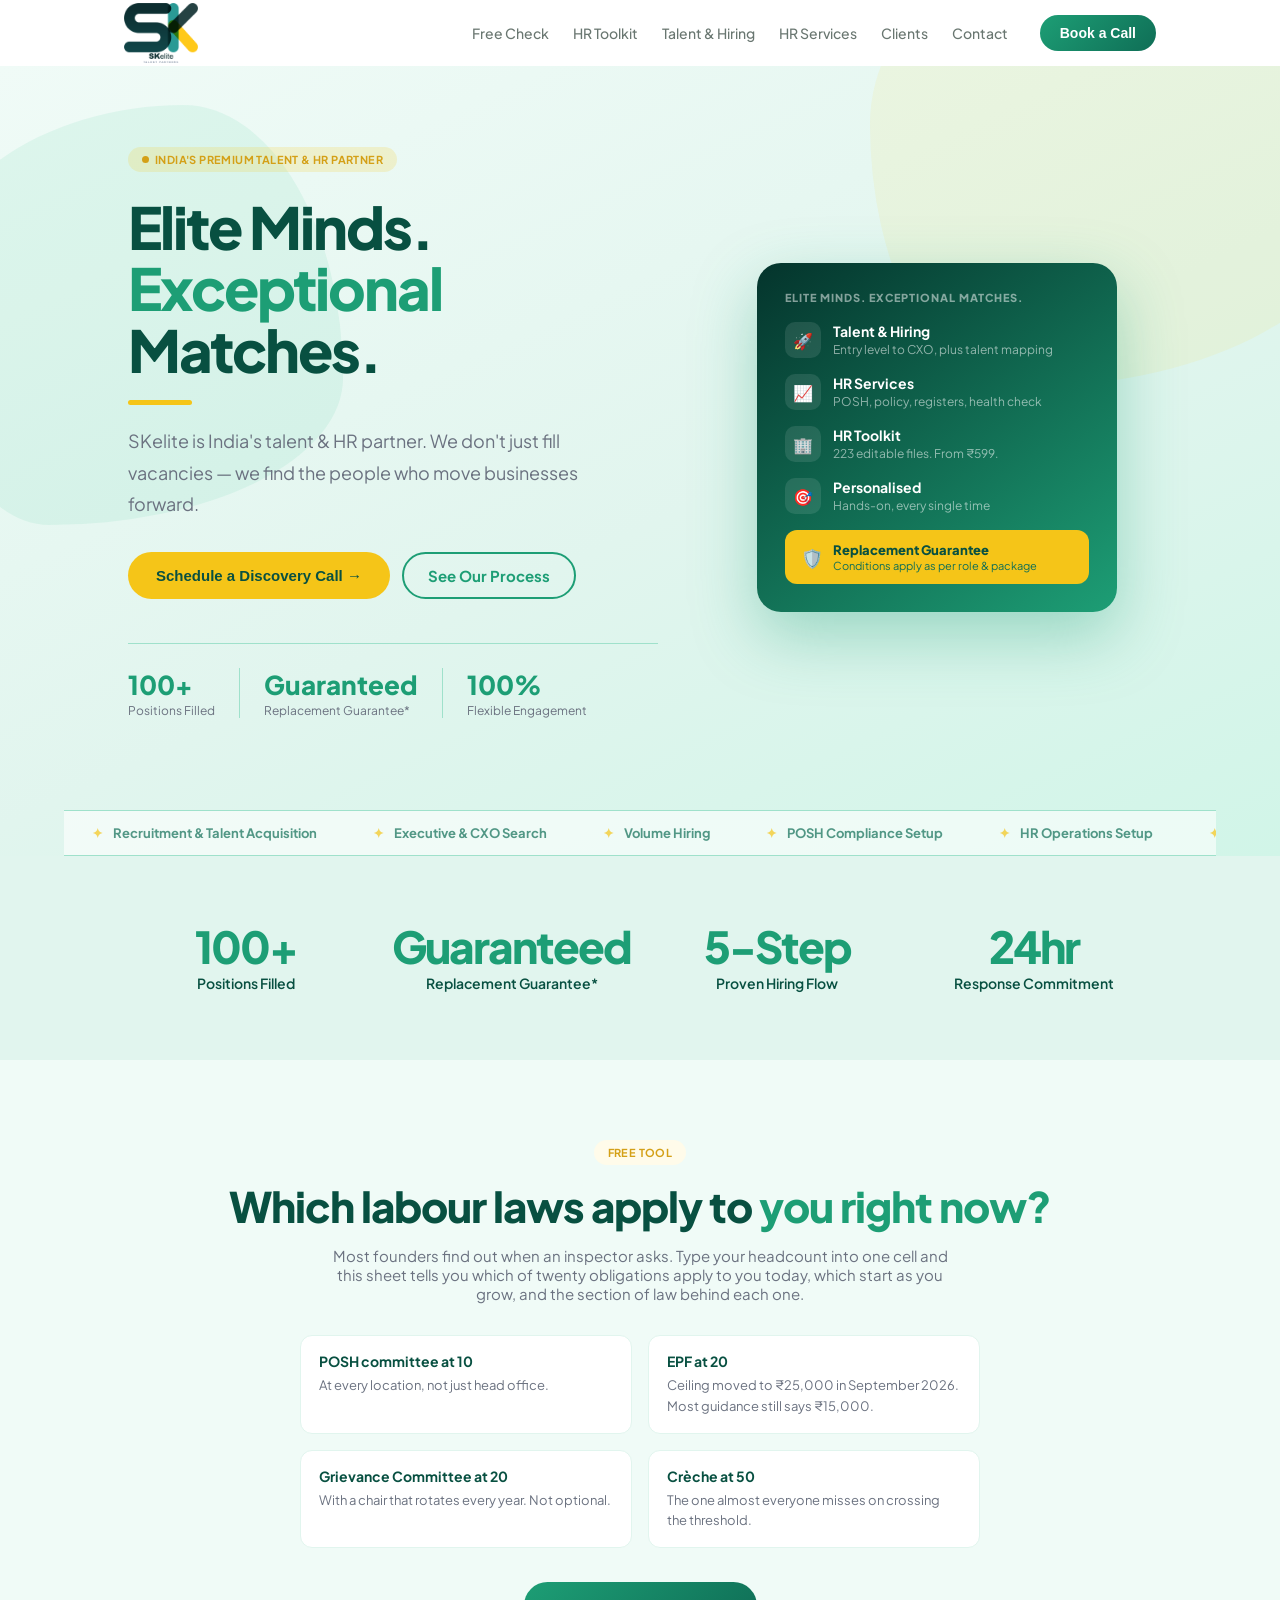
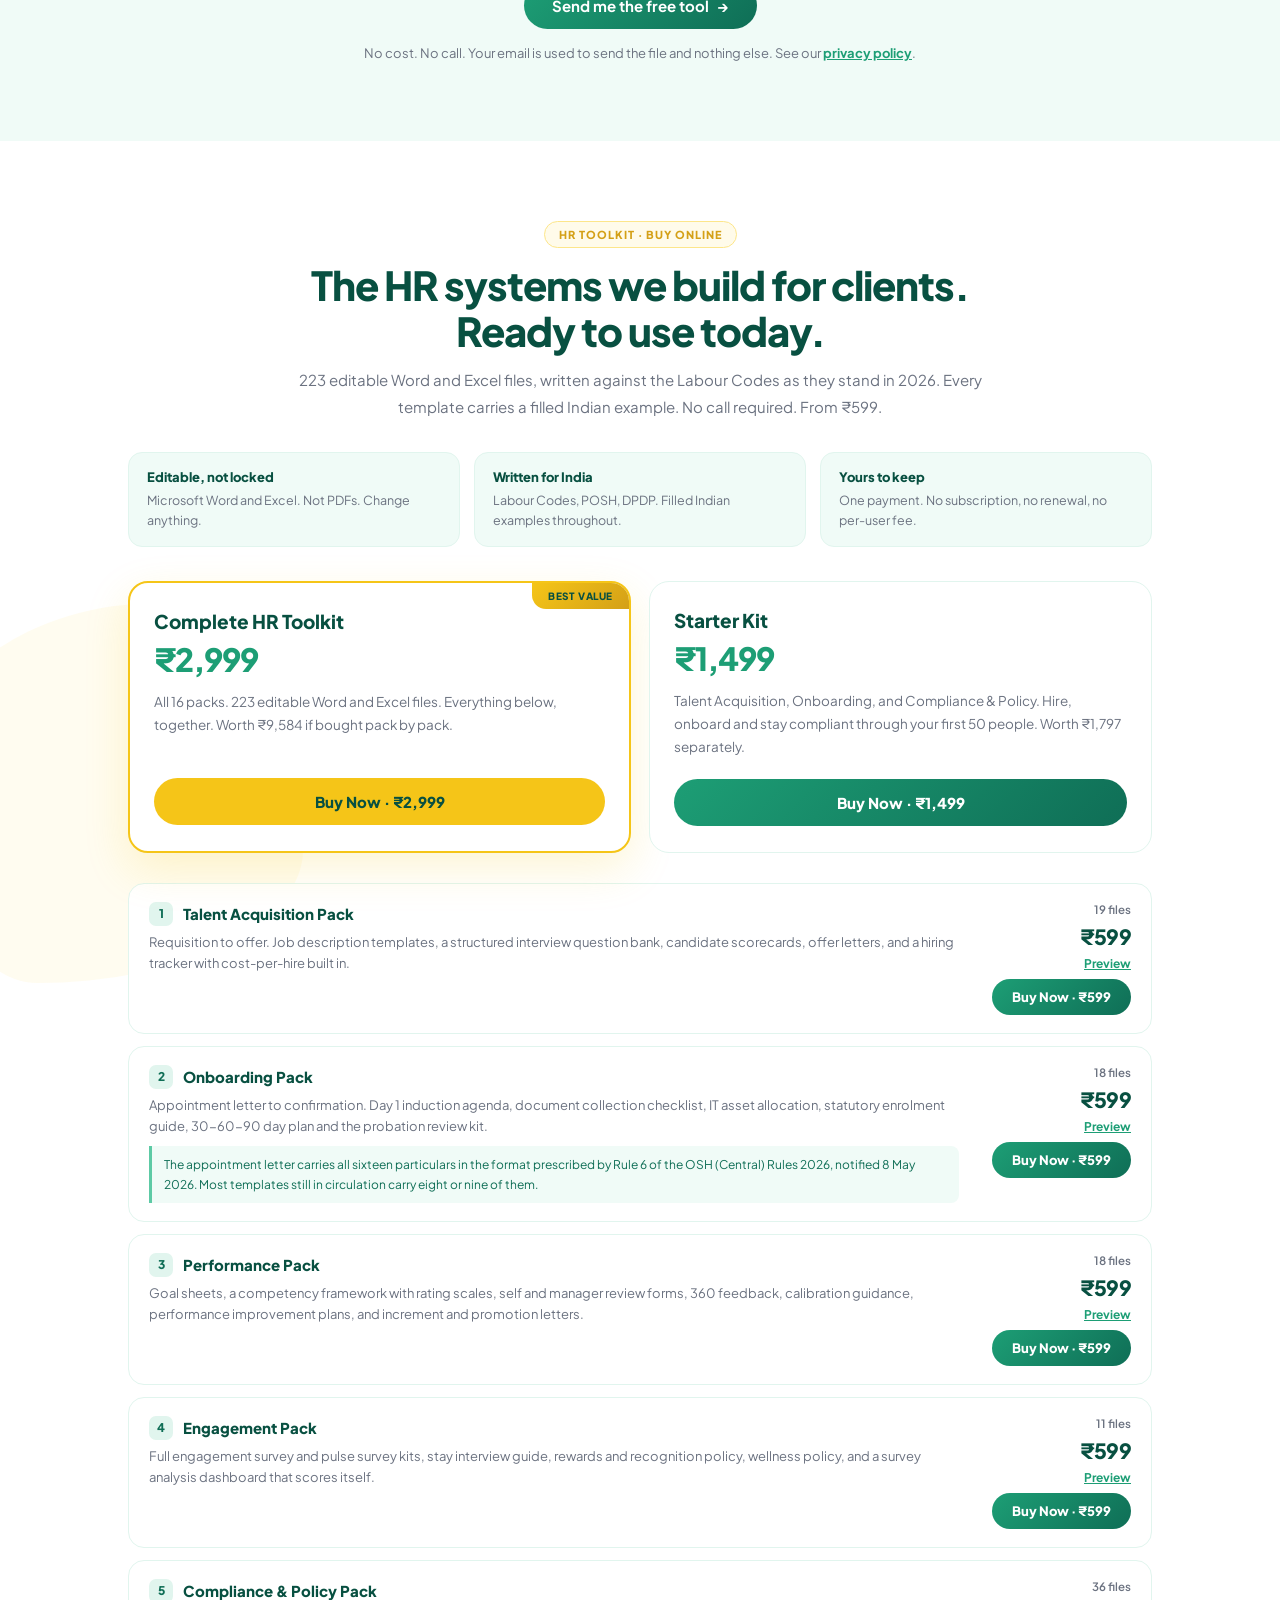
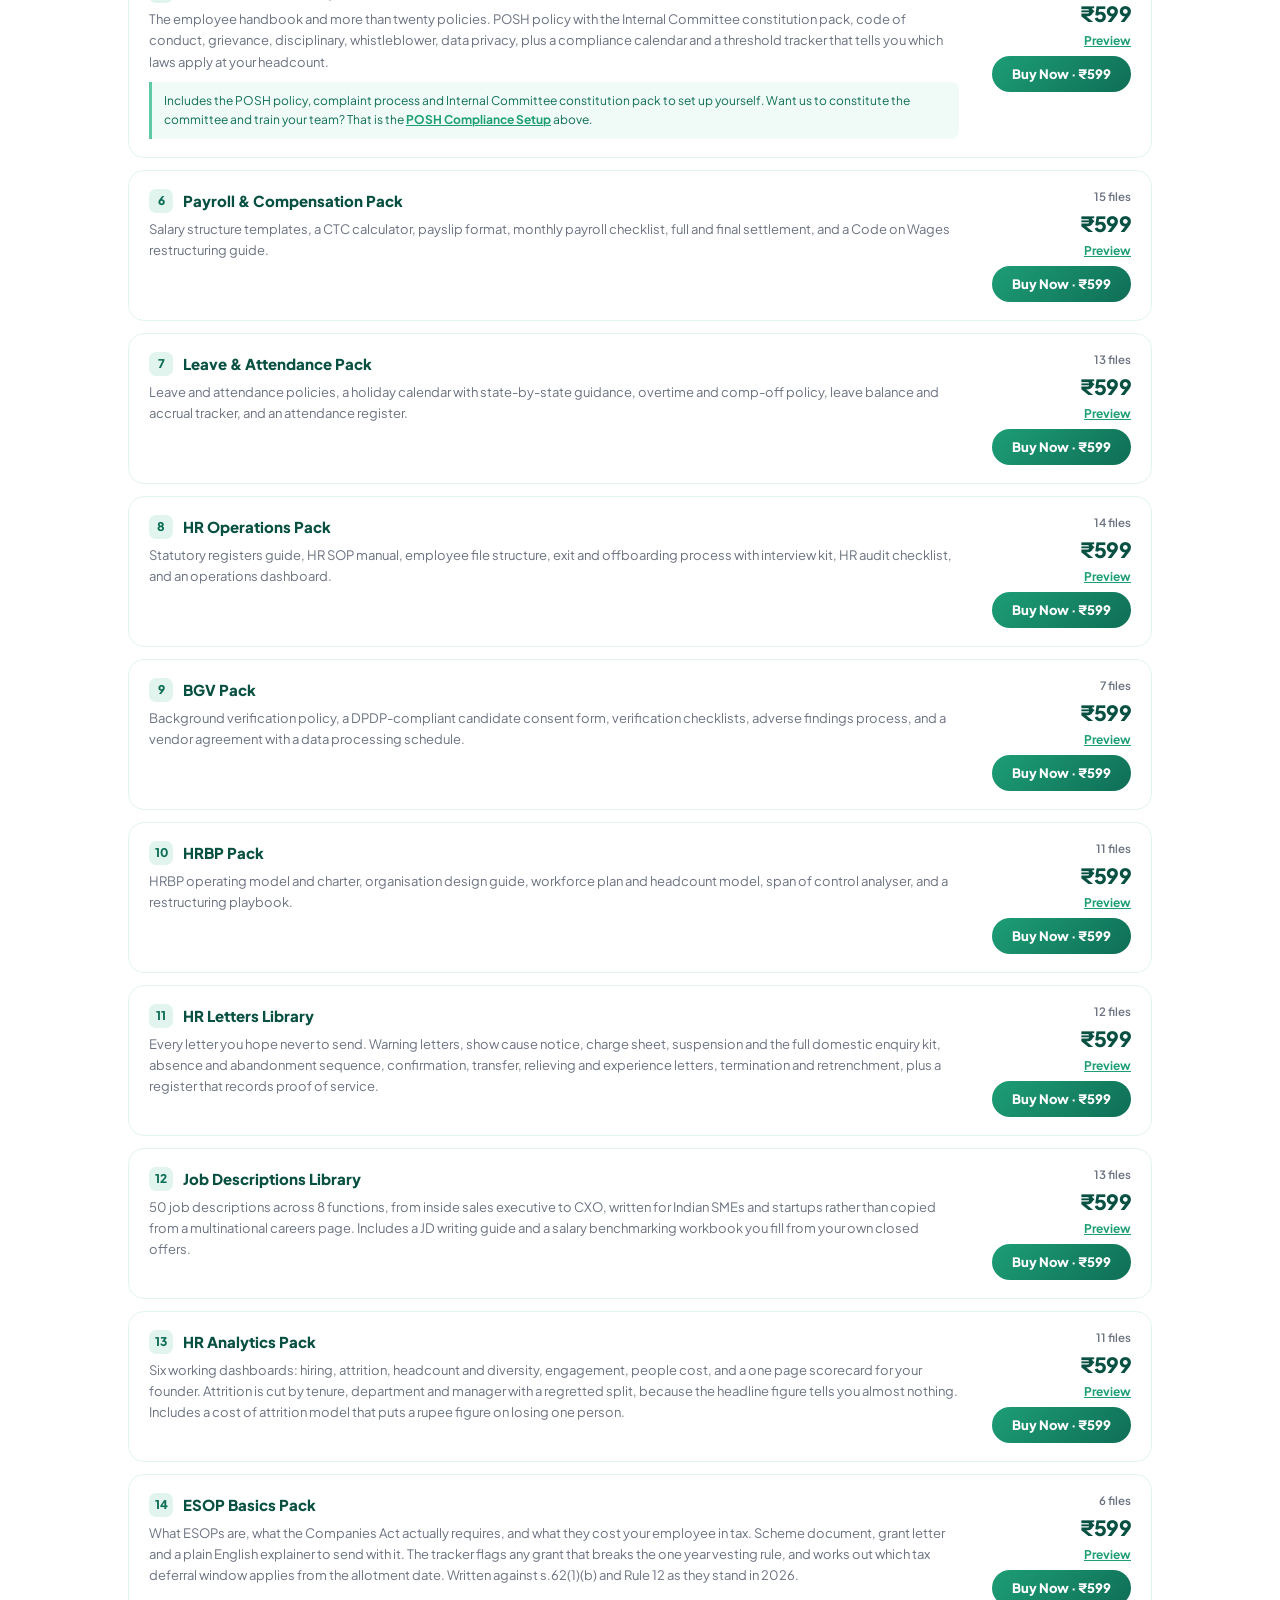
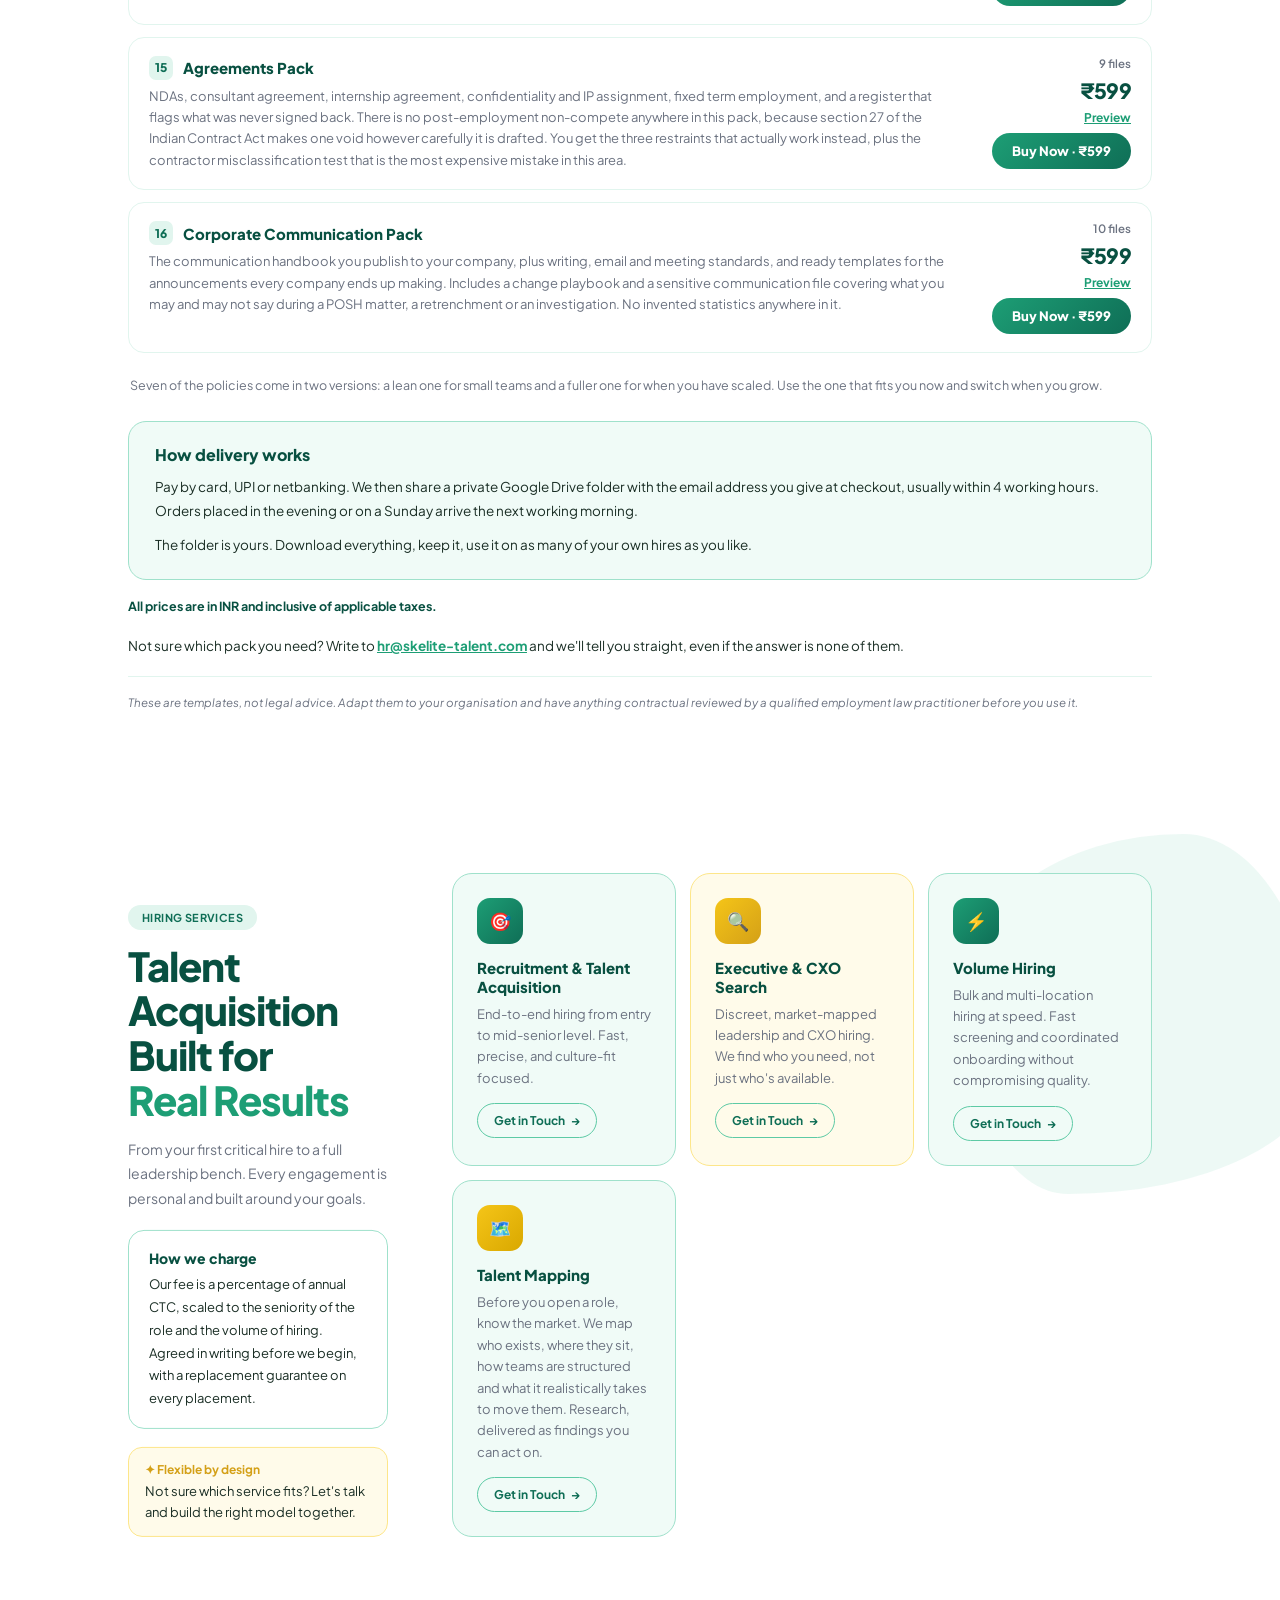
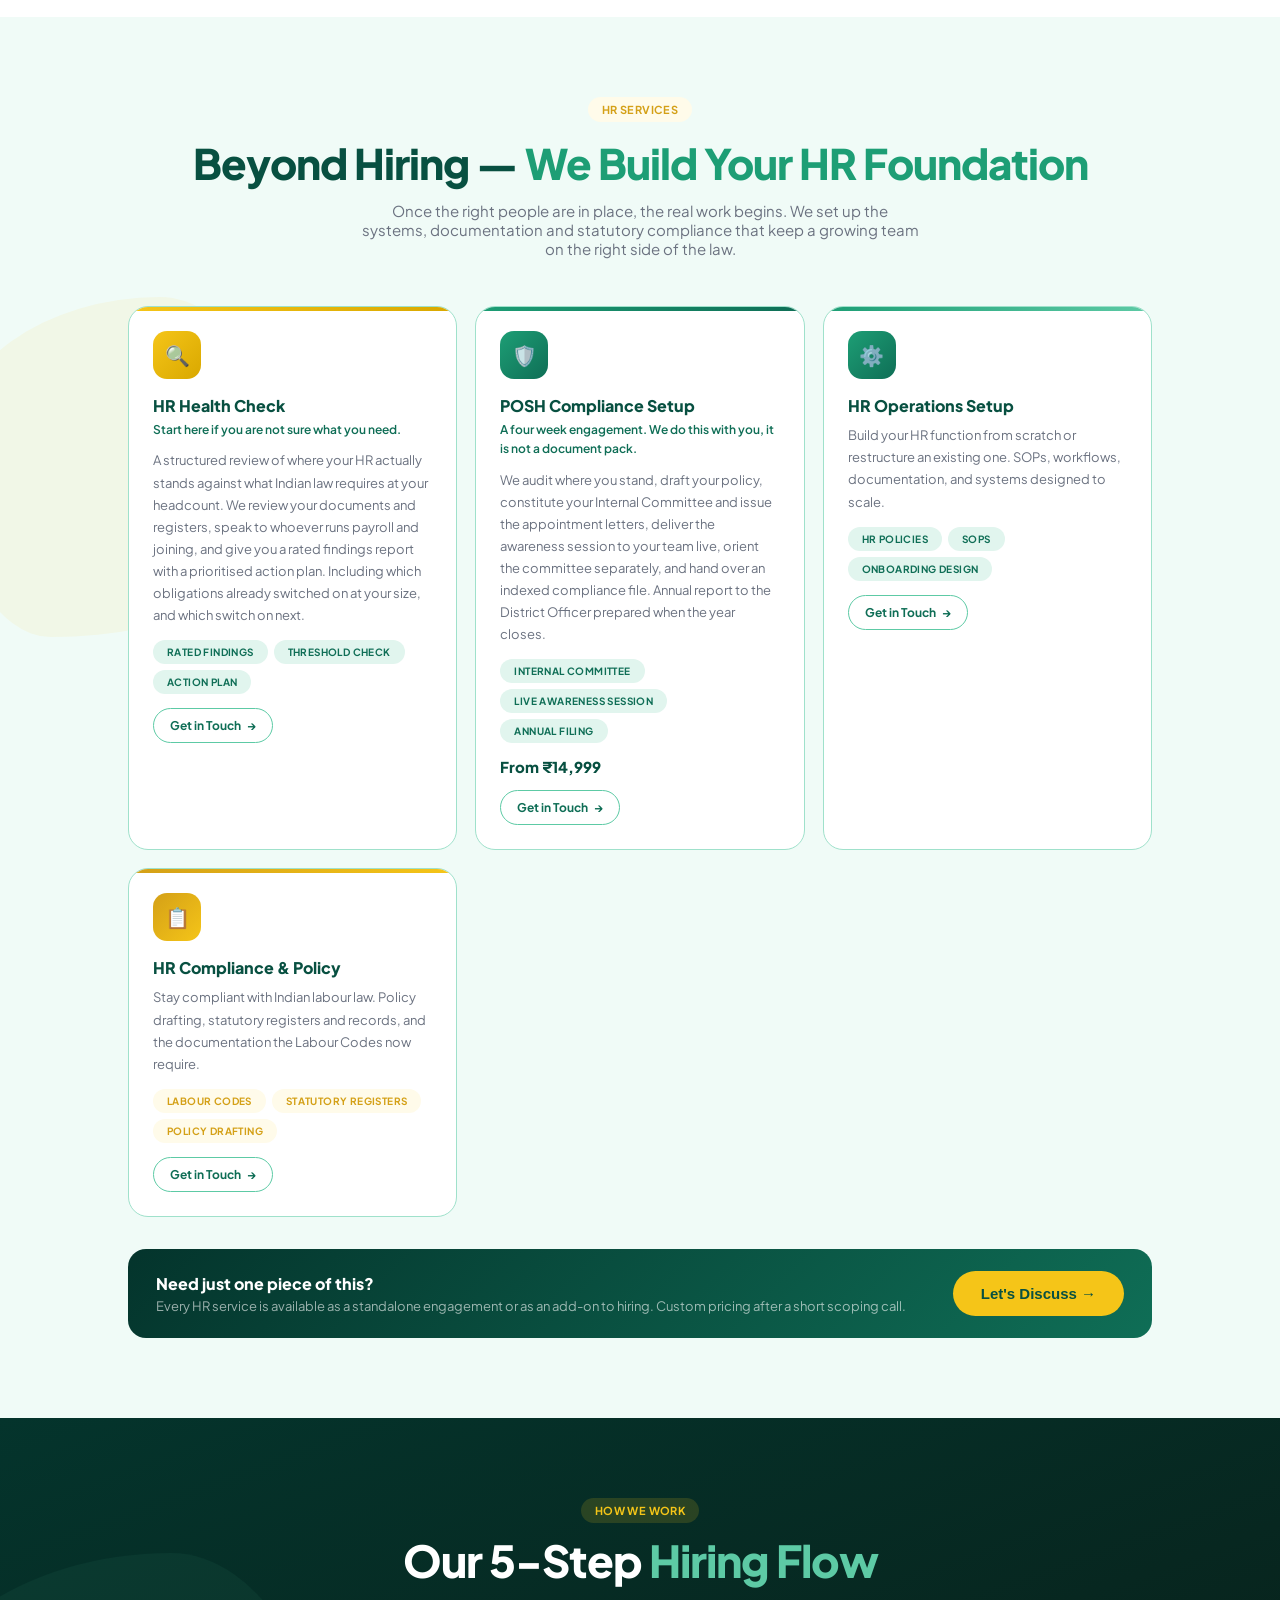
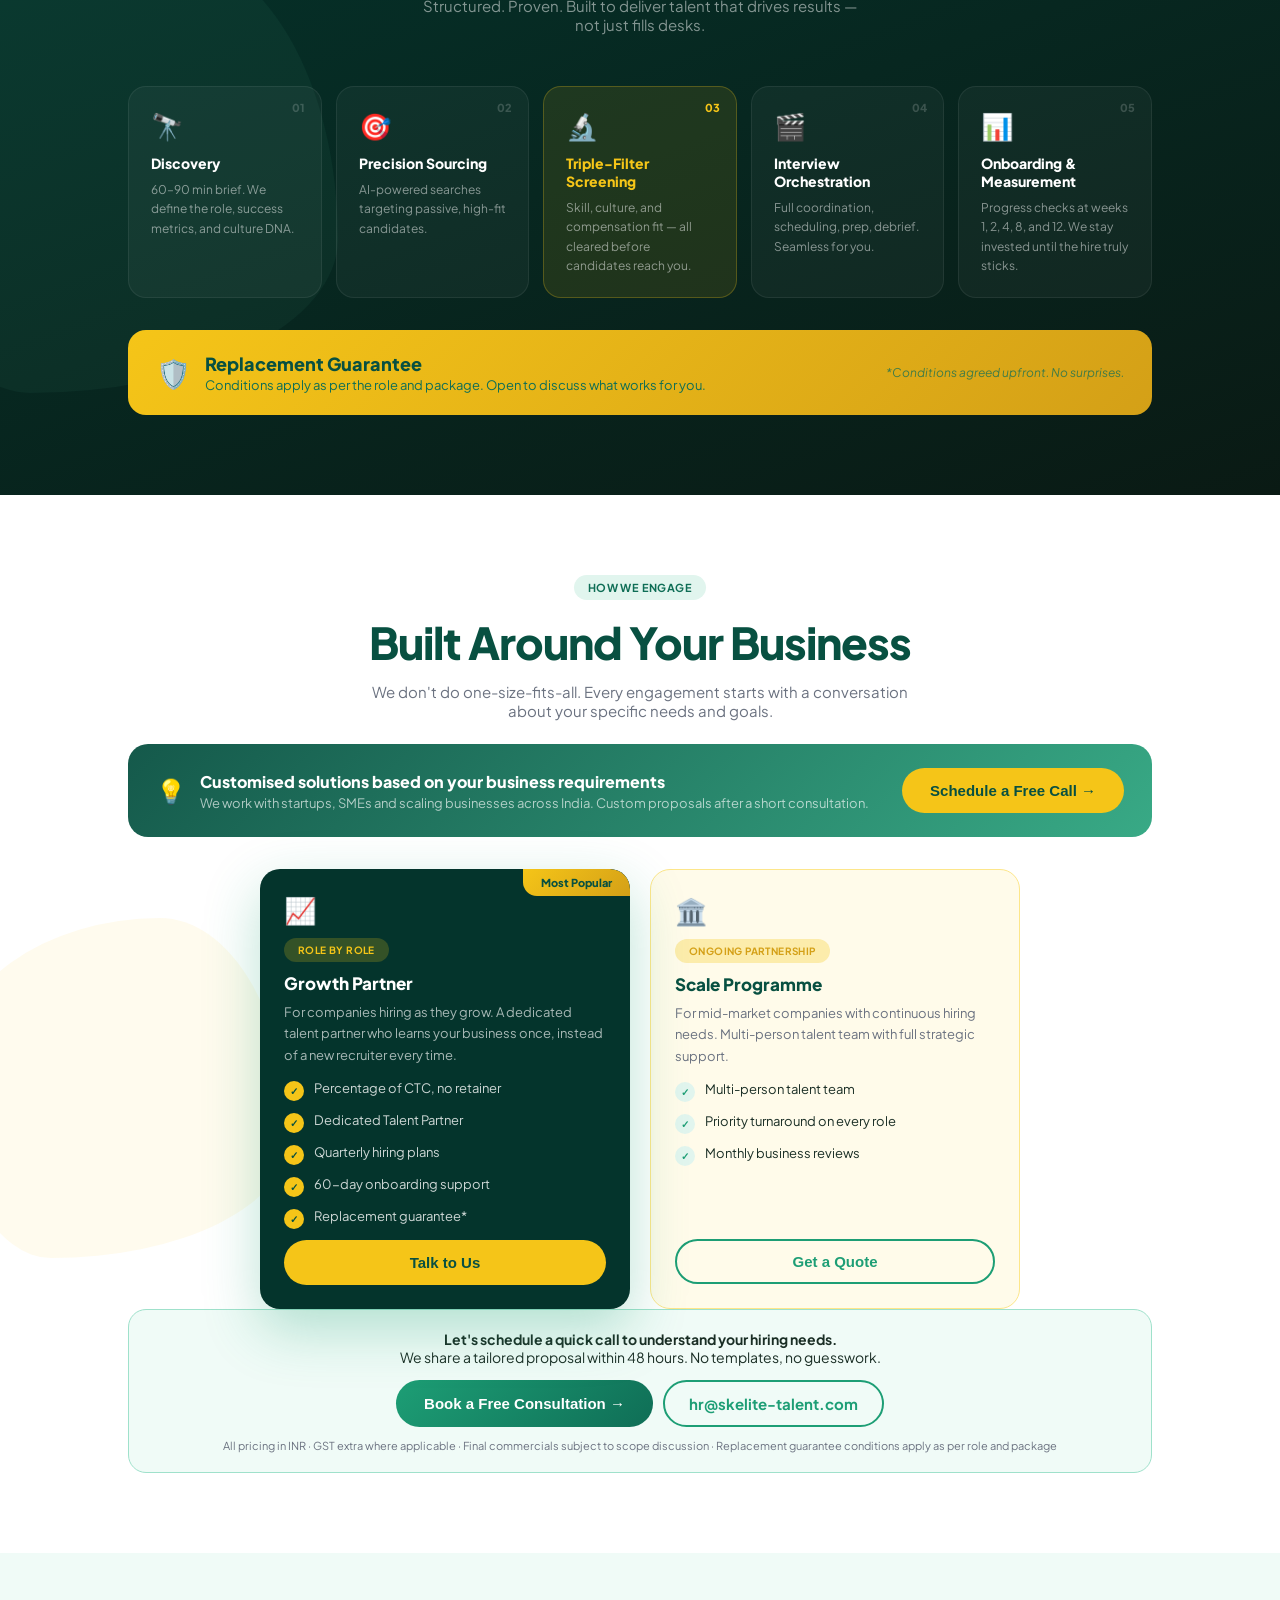
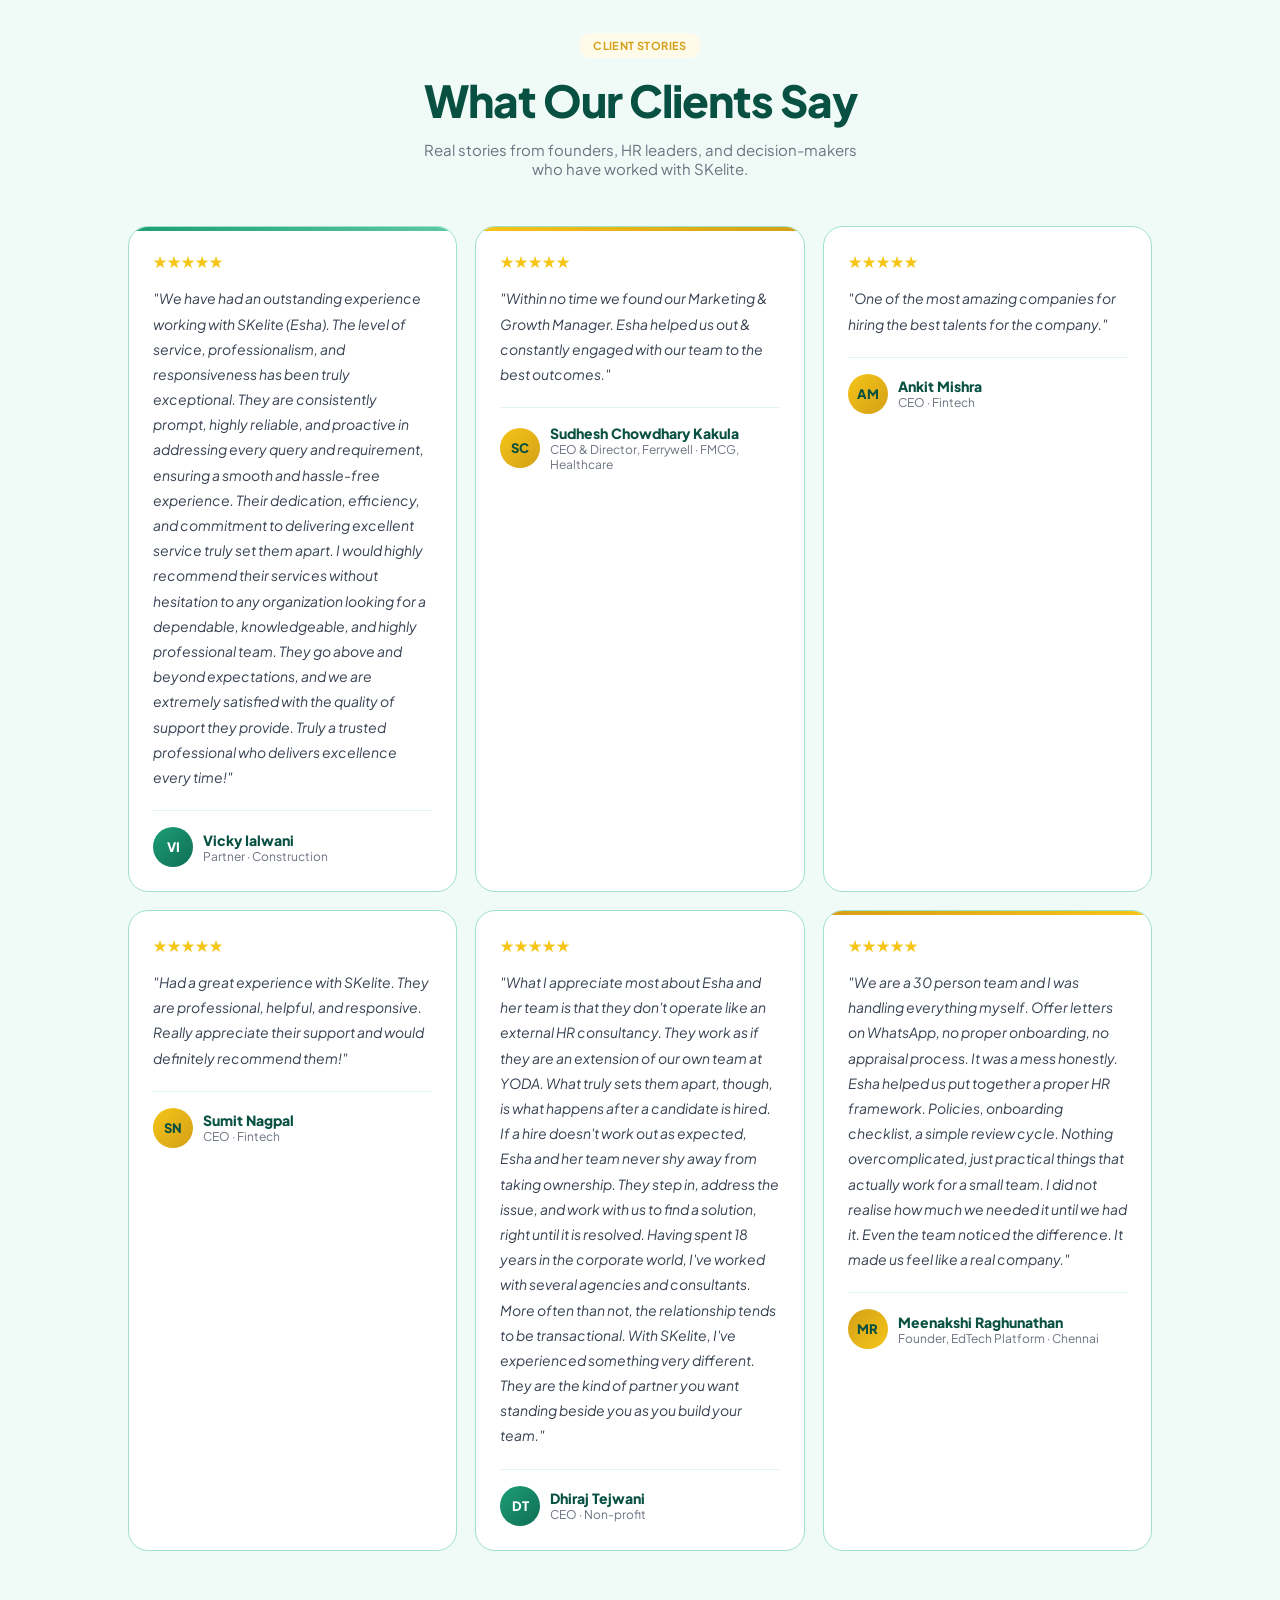
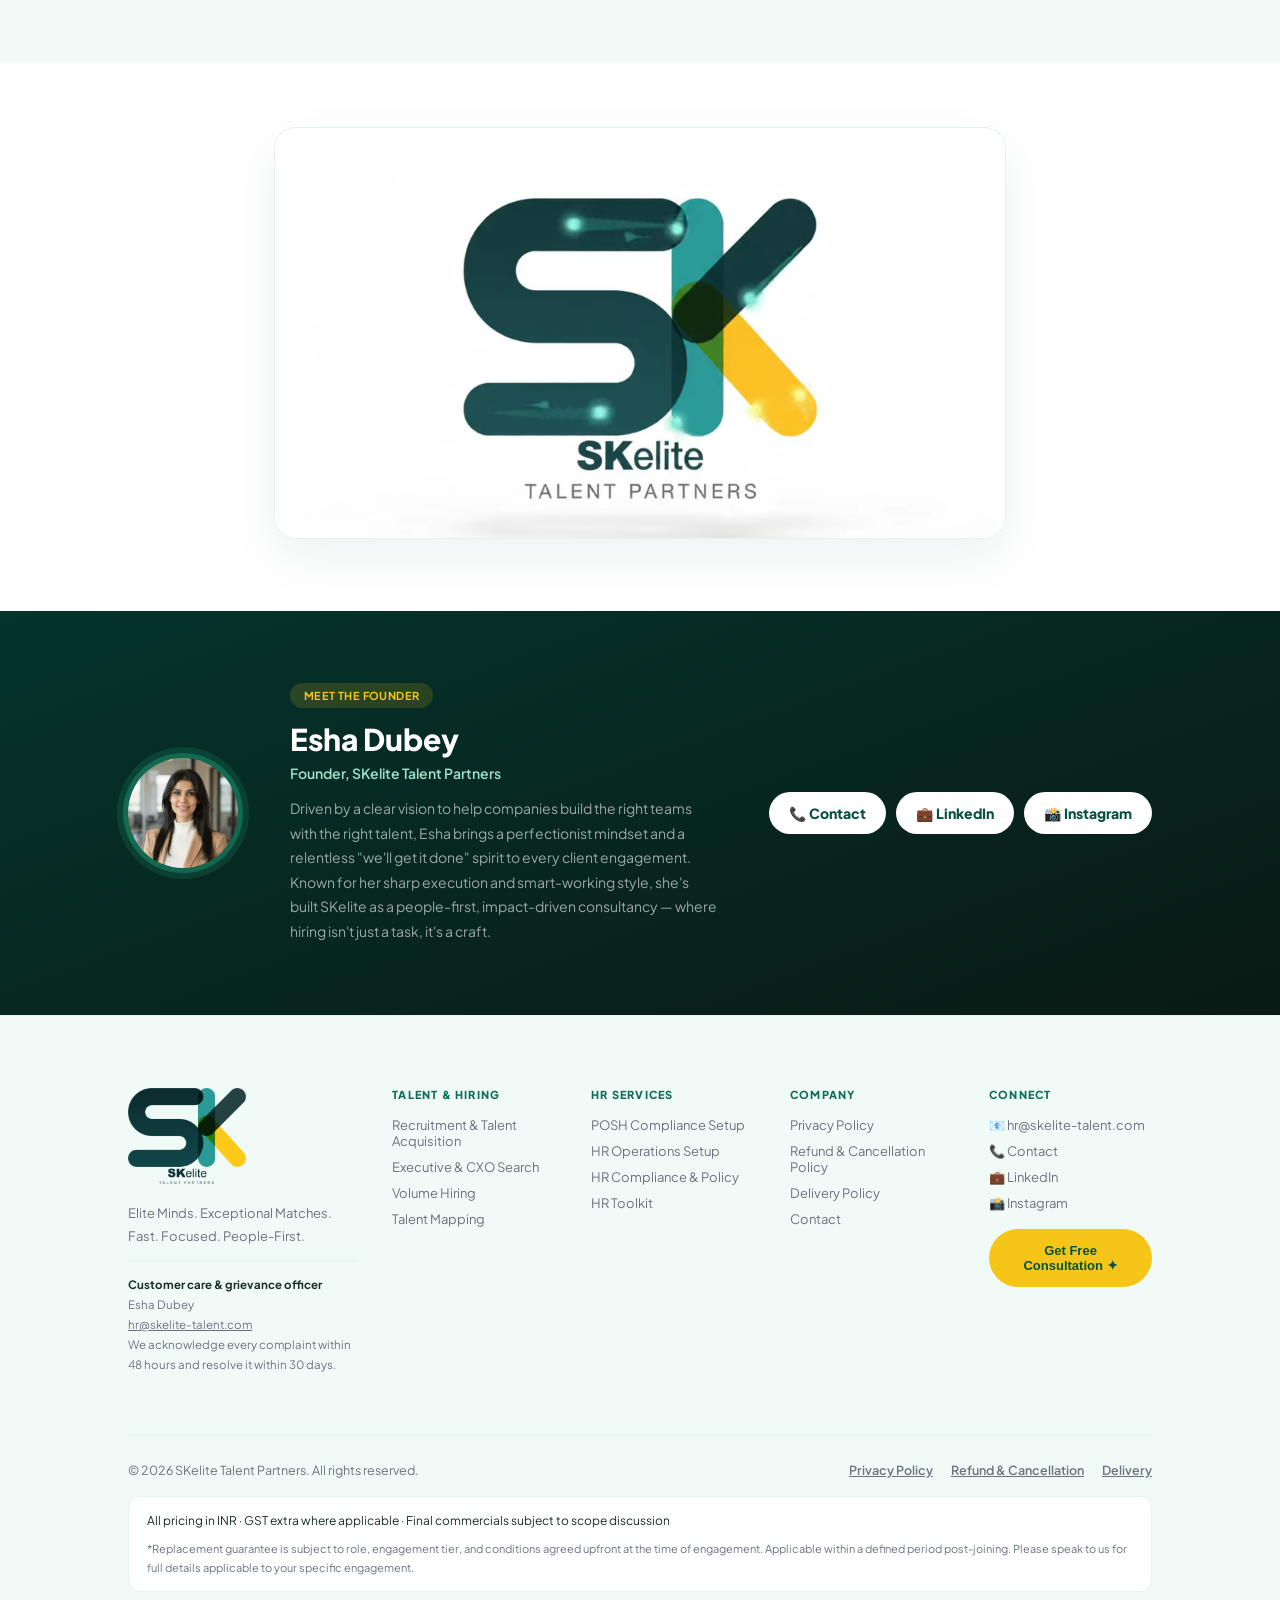
<file: index.html>
<!DOCTYPE html>
<html lang="en">
<head>
<meta charset="UTF-8"/>
<meta name="viewport" content="width=device-width,initial-scale=1.0"/>
<title>SKelite Talent Partners — Elite Minds. Exceptional Matches.</title>
<meta name="description" content="SKelite Talent Partners — India's premium talent and HR consultancy. Expert recruitment, executive search, and HR advisory services across India."/>
<meta name="robots" content="index, follow"/>
<meta name="theme-color" content="#1D9E75"/>
<link rel="canonical" href="https://www.skelite-talent.com/"/>

<!-- Open Graph — required for Instagram, WhatsApp, LinkedIn, Facebook to open & preview the link -->
<meta property="og:type" content="website"/>
<meta property="og:url" content="https://www.skelite-talent.com/"/>
<meta property="og:title" content="SKelite Talent Partners — Elite Minds. Exceptional Matches."/>
<meta property="og:description" content="India's premium talent and HR consultancy. Expert recruitment, executive search, and HR advisory services. People-first. Impact-driven."/>
<meta property="og:image" content="https://skelite-talent.com/social-card.jpg"/>
<meta property="og:image:width" content="1200"/>
<meta property="og:image:height" content="630"/>
<meta property="og:site_name" content="SKelite Talent Partners"/>
<meta property="og:locale" content="en_IN"/>

<!-- Twitter / X Card -->
<meta name="twitter:card" content="summary_large_image"/>
<meta name="twitter:title" content="SKelite Talent Partners — Elite Minds. Exceptional Matches."/>
<meta name="twitter:description" content="India's premium talent and HR consultancy. People-first. Impact-driven."/>
<meta name="twitter:image" content="https://skelite-talent.com/social-card.jpg"/>

<!-- Security headers -->
<meta http-equiv="X-Content-Type-Options" content="nosniff"/>
<meta http-equiv="X-Frame-Options" content="SAMEORIGIN"/>
<meta http-equiv="Referrer-Policy" content="strict-origin-when-cross-origin"/>

<link href="https://fonts.googleapis.com/css2?family=Plus+Jakarta+Sans:wght@400;500;600;700;800&display=swap" rel="stylesheet"/>
<style>
*{box-sizing:border-box;margin:0;padding:0;}
html{scroll-behavior:smooth;scroll-padding-top:84px;}
body{font-family:'Plus Jakarta Sans',sans-serif;background:#fff;color:#1a2e25;overflow-x:hidden;}
:root{
  --teal:#1D9E75;--td:#0f6e56;--tdp:#085041;--tdd:#04342C;
  --tl:#9FE1CB;--tp:#e1f5ee;--tm:#5DCAA5;--tg:#f0fbf7;
  --y:#F5C518;--yl:#FFFBEA;--ym:#FDE68A;--yd:#D4A017;
  --gray:#6b7280;--dark:#0a1a14;--ink:#1a2e25;
}
.btn-y{background:var(--y);color:var(--tdp);border:none;border-radius:100px;padding:14px 28px;font-size:15px;font-weight:800;cursor:pointer;transition:all .22s;display:inline-flex;align-items:center;gap:8px;text-decoration:none;}
.btn-y:hover{background:var(--yd);transform:translateY(-2px);}
.btn-t{background:linear-gradient(135deg,var(--teal),var(--td));color:#fff;border:none;border-radius:100px;padding:14px 28px;font-size:15px;font-weight:700;cursor:pointer;transition:all .22s;display:inline-flex;align-items:center;gap:8px;text-decoration:none;}
.btn-t:hover{transform:translateY(-2px);}
.btn-g{background:transparent;color:var(--teal);border:2px solid var(--teal);border-radius:100px;padding:12px 24px;font-size:15px;font-weight:700;cursor:pointer;transition:all .22s;text-decoration:none;display:inline-flex;align-items:center;}
.btn-g:hover{background:var(--tp);}
.btn-w{background:#fff;color:var(--tdp);border:none;border-radius:100px;padding:12px 24px;font-size:14px;font-weight:800;cursor:pointer;transition:all .22s;text-decoration:none;display:inline-flex;align-items:center;}
.btn-w:hover{background:var(--y);}
.chip{display:inline-flex;align-items:center;gap:6px;font-size:11px;font-weight:700;padding:6px 14px;border-radius:100px;letter-spacing:.4px;text-transform:uppercase;}
input,textarea,select{width:100%;padding:12px 16px;border:1.5px solid var(--tl);border-radius:12px;font-size:14px;font-family:inherit;outline:none;transition:all .2s;background:#fff;}
input:focus,textarea:focus{border-color:var(--teal);box-shadow:0 0 0 3px rgba(29,158,117,.1);}
textarea{resize:vertical;min-height:84px;}
nav{position:sticky;top:0;z-index:200;transition:all .3s;background:transparent;}
nav.scrolled{background:rgba(255,255,255,.96);backdrop-filter:blur(14px);border-bottom:1px solid var(--tp);}
.nav-inner{max-width:1160px;margin:0 auto;padding:0 5vw;display:flex;align-items:center;justify-content:space-between;height:66px;}
.nav-logo{display:flex;align-items:center;}
.nav-links{display:flex;gap:24px;align-items:center;}
.nav-links a{font-size:14px;color:var(--ink);font-weight:500;text-decoration:none;opacity:.65;transition:opacity .18s;}
.nav-links a:hover{opacity:1;}
.nav-cta{margin-left:8px;}
.hamburger{display:none;flex-direction:column;gap:5px;cursor:pointer;padding:4px;background:none;border:none;}
.hamburger span{width:22px;height:2px;background:var(--tdp);border-radius:2px;transition:all .3s;display:block;}
.mobile-menu{display:none;position:fixed;top:66px;left:0;right:0;background:#fff;border-bottom:1px solid var(--tp);padding:20px 5vw;z-index:199;flex-direction:column;gap:0;box-shadow:0 8px 24px rgba(0,0,0,.08);}
.mobile-menu a{font-size:15px;color:var(--ink);font-weight:500;text-decoration:none;padding:14px 0;border-bottom:1px solid var(--tp);display:block;}
.mobile-menu a:last-of-type{border:none;}
.mobile-menu .mob-cta{margin-top:16px;}
.mobile-menu.open{display:flex;}
.blob{position:absolute;border-radius:62% 38% 70% 30%/45% 65% 35% 55%;pointer-events:none;z-index:0;}
section{position:relative;overflow:hidden;}
.in{max-width:1160px;margin:0 auto;padding:0 5vw;position:relative;z-index:1;}
@keyframes float{0%,100%{transform:translateY(0);}50%{transform:translateY(-12px);}}
@keyframes drift{0%,100%{transform:translateY(0) rotate(0deg);}50%{transform:translateY(-8px) rotate(3deg);}}
@keyframes marquee{0%{transform:translateX(0);}100%{transform:translateX(-50%);}}
@keyframes spin{from{transform:rotate(0deg);}to{transform:rotate(360deg);}}
@keyframes scaleIn{from{opacity:0;transform:scale(.92);}to{opacity:1;transform:scale(1);}}
.float{animation:float 5s ease-in-out infinite;}
.drift{animation:drift 6s ease-in-out infinite;}
.ch{transition:transform .22s,box-shadow .22s;}
.ch:hover{transform:translateY(-4px);box-shadow:0 16px 40px rgba(0,0,0,.08);}
.hero-wrap{display:flex;align-items:center;gap:64px;flex-wrap:wrap;padding-bottom:80px;}
.hero-left{flex:1 1 420px;min-width:0;}
.hero-right{flex:1 1 320px;display:flex;justify-content:center;}
.hero-h1{font-size:clamp(36px,5vw,58px);font-weight:800;line-height:1.06;color:var(--tdp);margin-bottom:20px;letter-spacing:-2px;}
.hero-card{width:100%;max-width:360px;}
.stats-grid{display:grid;grid-template-columns:repeat(4,1fr);gap:20px;}
.services-layout{display:grid;grid-template-columns:260px 1fr;gap:64px;align-items:start;}
.services-sticky{position:sticky;top:110px;}
.services-cards{display:grid;grid-template-columns:repeat(auto-fill,minmax(220px,1fr));gap:14px;}
.advisory-grid{display:grid;grid-template-columns:repeat(auto-fit,minmax(280px,1fr));gap:18px;}
.process-grid{display:grid;grid-template-columns:repeat(5,1fr);gap:14px;margin-bottom:32px;}
.engage-grid{display:grid;grid-template-columns:repeat(4,1fr);gap:14px;align-items:start;margin-bottom:28px;}
.engage-banner{background:linear-gradient(135deg,rgba(8,80,65,.95),rgba(29,158,117,.88));border-radius:20px;padding:24px 28px;margin-bottom:32px;display:flex;align-items:center;justify-content:space-between;flex-wrap:wrap;gap:16px;}
.testi-grid{display:grid;grid-template-columns:repeat(auto-fit,minmax(280px,1fr));gap:18px;margin-bottom:32px;}
.founder-wrap{display:flex;gap:52px;align-items:center;flex-wrap:wrap;}
.footer-grid{display:grid;grid-template-columns:1.4fr repeat(4,1fr);gap:36px;margin-bottom:60px;}
.card-t{background:var(--tg);border:1.5px solid var(--tl);border-radius:20px;padding:24px;}
.card-y{background:var(--yl);border:1.5px solid var(--ym);border-radius:20px;padding:24px;}
.card-w{background:#fff;border:1.5px solid var(--tl);border-radius:20px;padding:24px;}
.mo{position:fixed;inset:0;background:rgba(4,52,44,.65);z-index:999;display:flex;align-items:center;justify-content:center;padding:16px;backdrop-filter:blur(4px);}
.mb{background:#fff;border-radius:24px;max-width:540px;width:100%;max-height:90vh;overflow-y:auto;position:relative;animation:scaleIn .3s ease;}
.stars span{color:var(--y);font-size:16px;}
.ck{display:flex;gap:10px;margin-bottom:11px;align-items:flex-start;}
.ck span:first-child{width:20px;height:20px;border-radius:50%;display:flex;align-items:center;justify-content:center;font-size:10px;flex-shrink:0;margin-top:1px;font-weight:800;}
@media(max-width:900px){
  .nav-links{display:none;}
  .hamburger{display:flex;}
  .hero-right{width:100%;max-width:100%;}
  .hero-card{max-width:100%;}
  .stats-grid{grid-template-columns:repeat(2,1fr);}
  .services-layout{grid-template-columns:1fr;gap:32px;}
  .services-sticky{position:static;}
  .process-grid{grid-template-columns:repeat(2,1fr);}
  .engage-grid{grid-template-columns:repeat(2,1fr);}
  .footer-grid{grid-template-columns:repeat(2,1fr);gap:28px;}
}
@media(max-width:600px){
  .hero-h1{letter-spacing:-1px;}
  .hero-wrap{gap:36px;padding-bottom:48px;}
  .hero-right{display:none;}
  .stats-grid{grid-template-columns:repeat(2,1fr);gap:12px;}
  .process-grid{grid-template-columns:1fr 1fr;}
  .engage-grid{grid-template-columns:1fr;}
  .footer-grid{grid-template-columns:1fr;gap:24px;}
  .founder-wrap{gap:28px;}
  .advisory-grid{grid-template-columns:1fr;}
  section[style*="padding:104px"]{padding-top:64px!important;padding-bottom:64px!important;}
  section[style*="padding:80px"]{padding-top:52px!important;padding-bottom:52px!important;}
  section[style*="padding:60px"]{padding-top:40px!important;padding-bottom:60px!important;}
  .engage-banner{flex-direction:column;text-align:center;}
  .engage-banner button{width:100%;}
}
@media(max-width:440px){
  .process-grid{grid-template-columns:1fr;}
  .stats-grid{grid-template-columns:1fr 1fr;}
  .btn-y,.btn-t,.btn-g{padding:12px 20px;font-size:14px;}
  .testi-grid{grid-template-columns:1fr;}
}
.btn-git{display:inline-flex;align-items:center;gap:6px;margin-top:14px;padding:9px 16px;border:1.5px solid var(--tm);background:transparent;color:var(--td);font-family:inherit;font-size:12px;font-weight:700;border-radius:999px;cursor:pointer;transition:all .22s ease;white-space:nowrap;}
.btn-git:hover{background:var(--td);border-color:var(--td);color:#fff;transform:translateY(-1px);}
.btn-git:focus-visible{outline:2px solid var(--y);outline-offset:2px;}
@media(max-width:440px){.btn-git{width:100%;justify-content:center;}}
.engage-grid-2{display:grid;grid-template-columns:repeat(2,minmax(0,1fr));gap:20px;max-width:760px;margin:0 auto;align-items:stretch;}
.engage-grid-2>div{display:flex;flex-direction:column;align-items:stretch;}
.engage-grid-2>div>.chip{align-self:flex-start;}
.engage-grid-2>div>button{margin-top:auto!important;}
@media(max-width:760px){.engage-grid-2{grid-template-columns:1fr;max-width:420px;}}
</style>
  <link rel="stylesheet" href="/toolkit.css"/>
</head>
<body>
<!-- NAV -->
<nav id="navbar">
  <div class="nav-inner">
    <a href="#" class="nav-logo">
      <img src="/logo.png" alt="SKelite Talent Partners" height="60" style="height:60px;width:auto;display:block;"/>
    </a>
    <div class="nav-links">
      <a href="#free-tool">Free Check</a>
      <a href="#hr-toolkit">HR Toolkit</a>
      <a href="#services">Talent &amp; Hiring</a>
      <a href="#hr-advisory">HR Services</a>
      <a href="#testimonials">Clients</a>
      <a href="#contact">Contact</a>
      <button class="btn-t nav-cta" style="padding:10px 20px;font-size:14px;" onclick="openForm()">Book a Call</button>
    </div>
    <button class="hamburger" id="hamburger" onclick="toggleMenu()" aria-label="Menu">
      <span></span><span></span><span></span>
    </button>
  </div>
</nav>
<div class="mobile-menu" id="mobile-menu">
  <a href="#free-tool" onclick="toggleMenu()">Free Check</a>
  <a href="#hr-toolkit" onclick="toggleMenu()">HR Toolkit</a>
  <a href="#services" onclick="toggleMenu()">Talent &amp; Hiring</a>
  <a href="#hr-advisory" onclick="toggleMenu()">HR Services</a>
  <a href="#testimonials" onclick="toggleMenu()">Clients</a>
  <a href="#contact" onclick="toggleMenu()">Contact</a>
  <button class="btn-t mob-cta" style="width:100%;justify-content:center;" onclick="openForm();toggleMenu()">Book a Call</button>
</div>
<!-- HERO -->
<section style="background:linear-gradient(155deg,var(--tg) 0%,var(--tp) 55%,#d1f5e8 100%);padding:80px 5vw 0;">
  <div class="blob" style="left:-6%;top:5%;width:420px;height:420px;background:var(--tm);opacity:.12;animation:float 5s ease-in-out infinite;"></div>
  <div class="blob" style="left:68%;top:-20%;width:480px;height:480px;background:var(--y);opacity:.08;animation:float 6s ease-in-out infinite;animation-delay:1.5s;"></div>
  <div class="in">
    <div class="hero-wrap">
      <div class="hero-left">
        <div class="chip" style="background:rgba(245,197,24,.18);color:var(--yd);margin-bottom:24px;">
          <span style="width:7px;height:7px;border-radius:50%;background:var(--yd);display:inline-block;"></span>
          India's Premium Talent &amp; HR Partner
        </div>
        <h1 class="hero-h1">Elite Minds.<br/><span style="color:var(--teal);">Exceptional</span><br/>Matches.</h1>
        <div style="width:64px;height:5px;background:var(--y);border-radius:4px;margin-bottom:20px;"></div>
        <p style="font-size:clamp(15px,2vw,18px);color:var(--gray);line-height:1.75;margin-bottom:32px;max-width:500px;">SKelite is India's talent &amp; HR partner. We don't just fill vacancies — we find the people who move businesses forward.</p>
        <div style="display:flex;gap:12px;flex-wrap:wrap;margin-bottom:44px;">
          <button class="btn-y" onclick="openForm()">Schedule a Discovery Call →</button>
          <a href="#process" class="btn-g">See Our Process</a>
        </div>
        <div style="display:flex;flex-wrap:wrap;gap:0;padding-top:24px;border-top:1px solid var(--tl);">
          <div style="padding-right:24px;border-right:1px solid var(--tl);margin-right:24px;margin-bottom:12px;">
            <div style="font-size:clamp(18px,3vw,26px);font-weight:800;color:var(--teal);">100+</div>
            <div style="font-size:12px;color:var(--gray);margin-top:2px;">Positions Filled</div>
          </div>
          <div style="padding-right:24px;border-right:1px solid var(--tl);margin-right:24px;margin-bottom:12px;">
            <div style="font-size:clamp(18px,3vw,26px);font-weight:800;color:var(--teal);">Guaranteed</div>
            <div style="font-size:12px;color:var(--gray);margin-top:2px;">Replacement Guarantee*</div>
          </div>
          <div style="margin-bottom:12px;">
            <div style="font-size:clamp(18px,3vw,26px);font-weight:800;color:var(--teal);">100%</div>
            <div style="font-size:12px;color:var(--gray);margin-top:2px;">Flexible Engagement</div>
          </div>
        </div>
      </div>
      <div class="hero-right">
        <div class="hero-card">
          <div class="float" style="background:linear-gradient(145deg,var(--tdd),var(--teal));border-radius:24px;padding:28px;box-shadow:0 24px 64px rgba(29,158,117,.35);">
            <div style="font-size:11px;font-weight:800;letter-spacing:1px;color:rgba(255,255,255,.5);text-transform:uppercase;margin-bottom:18px;">Elite Minds. Exceptional Matches.</div>
            <div style="display:flex;gap:12px;margin-bottom:16px;align-items:flex-start;">
              <div style="width:36px;height:36px;border-radius:10px;background:rgba(255,255,255,.1);display:flex;align-items:center;justify-content:center;font-size:16px;flex-shrink:0;">🚀</div>
              <div><div style="font-size:14px;font-weight:700;color:#fff;">Talent &amp; Hiring</div><div style="font-size:12px;color:rgba(255,255,255,.55);margin-top:2px;">Entry level to CXO, plus talent mapping</div></div>
            </div>
            <div style="display:flex;gap:12px;margin-bottom:16px;align-items:flex-start;">
              <div style="width:36px;height:36px;border-radius:10px;background:rgba(255,255,255,.1);display:flex;align-items:center;justify-content:center;font-size:16px;flex-shrink:0;">📈</div>
              <div><div style="font-size:14px;font-weight:700;color:#fff;">HR Services</div><div style="font-size:12px;color:rgba(255,255,255,.55);margin-top:2px;">POSH, policy, registers, health check</div></div>
            </div>
            <div style="display:flex;gap:12px;margin-bottom:16px;align-items:flex-start;">
              <div style="width:36px;height:36px;border-radius:10px;background:rgba(255,255,255,.1);display:flex;align-items:center;justify-content:center;font-size:16px;flex-shrink:0;">🏢</div>
              <div><div style="font-size:14px;font-weight:700;color:#fff;">HR Toolkit</div><div style="font-size:12px;color:rgba(255,255,255,.55);margin-top:2px;">223 editable files. From &#8377;599.</div></div>
            </div>
            <div style="display:flex;gap:12px;margin-bottom:16px;align-items:flex-start;">
              <div style="width:36px;height:36px;border-radius:10px;background:rgba(255,255,255,.1);display:flex;align-items:center;justify-content:center;font-size:16px;flex-shrink:0;">🎯</div>
              <div><div style="font-size:14px;font-weight:700;color:#fff;">Personalised</div><div style="font-size:12px;color:rgba(255,255,255,.55);margin-top:2px;">Hands-on, every single time</div></div>
            </div>
            <div style="background:var(--y);border-radius:12px;padding:12px 16px;display:flex;align-items:center;gap:10px;">
              <span style="font-size:18px;">🛡️</span>
              <div><div style="font-size:13px;font-weight:800;color:var(--tdp);">Replacement Guarantee</div><div style="font-size:11px;color:var(--td);margin-top:1px;">Conditions apply as per role &amp; package</div></div>
            </div>
          </div>
        </div>
      </div>
    </div>
  </div>
  <!-- Marquee -->
  <div style="overflow:hidden;border-top:1px solid var(--tl);border-bottom:1px solid var(--tl);padding:14px 0;background:rgba(255,255,255,.6);">
    <div style="display:flex;animation:marquee 24s linear infinite;white-space:nowrap;width:max-content;">
      <span style="font-size:13px;font-weight:700;color:var(--td);padding:0 28px;opacity:.7;"><span style="color:var(--y);margin-right:10px;">✦</span>Recruitment &amp; Talent Acquisition</span>
      <span style="font-size:13px;font-weight:700;color:var(--td);padding:0 28px;opacity:.7;"><span style="color:var(--y);margin-right:10px;">✦</span>Executive &amp; CXO Search</span>
      <span style="font-size:13px;font-weight:700;color:var(--td);padding:0 28px;opacity:.7;"><span style="color:var(--y);margin-right:10px;">✦</span>Volume Hiring</span>
      <span style="font-size:13px;font-weight:700;color:var(--td);padding:0 28px;opacity:.7;"><span style="color:var(--y);margin-right:10px;">✦</span>POSH Compliance Setup</span>
      <span style="font-size:13px;font-weight:700;color:var(--td);padding:0 28px;opacity:.7;"><span style="color:var(--y);margin-right:10px;">✦</span>HR Operations Setup</span>
      <span style="font-size:13px;font-weight:700;color:var(--td);padding:0 28px;opacity:.7;"><span style="color:var(--y);margin-right:10px;">✦</span>HR Compliance &amp; Policy</span>
      <span style="font-size:13px;font-weight:700;color:var(--td);padding:0 28px;opacity:.7;"><span style="color:var(--y);margin-right:10px;">✦</span>HR Toolkit</span>
      <span style="font-size:13px;font-weight:700;color:var(--td);padding:0 28px;opacity:.7;"><span style="color:var(--y);margin-right:10px;">✦</span>Recruitment &amp; Talent Acquisition</span>
      <span style="font-size:13px;font-weight:700;color:var(--td);padding:0 28px;opacity:.7;"><span style="color:var(--y);margin-right:10px;">✦</span>Executive &amp; CXO Search</span>
      <span style="font-size:13px;font-weight:700;color:var(--td);padding:0 28px;opacity:.7;"><span style="color:var(--y);margin-right:10px;">✦</span>Volume Hiring</span>
      <span style="font-size:13px;font-weight:700;color:var(--td);padding:0 28px;opacity:.7;"><span style="color:var(--y);margin-right:10px;">✦</span>POSH Compliance Setup</span>
      <span style="font-size:13px;font-weight:700;color:var(--td);padding:0 28px;opacity:.7;"><span style="color:var(--y);margin-right:10px;">✦</span>HR Operations Setup</span>
      <span style="font-size:13px;font-weight:700;color:var(--td);padding:0 28px;opacity:.7;"><span style="color:var(--y);margin-right:10px;">✦</span>HR Compliance &amp; Policy</span>
      <span style="font-size:13px;font-weight:700;color:var(--td);padding:0 28px;opacity:.7;"><span style="color:var(--y);margin-right:10px;">✦</span>HR Toolkit</span>
    </div>
  </div>
</section>
<!-- STATS -->
<section style="background:var(--tp);padding:52px 5vw;">
  <div class="in">
    <div class="stats-grid">
      <div style="text-align:center;padding:16px 8px;"><div style="font-size:clamp(32px,5vw,44px);font-weight:800;color:var(--teal);letter-spacing:-2px;line-height:1;">100+</div><div style="font-size:14px;font-weight:600;color:var(--tdp);margin-top:6px;">Positions Filled</div></div>
      <div style="text-align:center;padding:16px 8px;"><div style="font-size:clamp(32px,5vw,44px);font-weight:800;color:var(--teal);letter-spacing:-2px;line-height:1;">Guaranteed</div><div style="font-size:14px;font-weight:600;color:var(--tdp);margin-top:6px;">Replacement Guarantee*</div></div>
      <div style="text-align:center;padding:16px 8px;"><div style="font-size:clamp(32px,5vw,44px);font-weight:800;color:var(--teal);letter-spacing:-2px;line-height:1;">5-Step</div><div style="font-size:14px;font-weight:600;color:var(--tdp);margin-top:6px;">Proven Hiring Flow</div></div>
      <div style="text-align:center;padding:16px 8px;"><div style="font-size:clamp(32px,5vw,44px);font-weight:800;color:var(--teal);letter-spacing:-2px;line-height:1;">24hr</div><div style="font-size:14px;font-weight:600;color:var(--tdp);margin-top:6px;">Response Commitment</div></div>
    </div>
  </div>
</section>
<!-- FREE TOOL -->
<section id="free-tool" style="padding:80px 5vw;background:var(--tg);">
  <div class="in">
    <div style="max-width:880px;margin:0 auto;text-align:center;">
      <div class="chip" style="background:var(--yl);color:var(--yd);margin-bottom:14px;">FREE TOOL</div>
      <h2 style="font-size:clamp(26px,4vw,42px);font-weight:800;color:var(--tdp);letter-spacing:-1px;margin-bottom:14px;">Which labour laws apply to <span style="color:var(--teal);">you right now?</span></h2>
      <p style="color:var(--gray);font-size:15px;max-width:620px;margin:0 auto 32px;">Most founders find out when an inspector asks. Type your headcount into one cell and this sheet tells you which of twenty obligations apply to you today, which start as you grow, and the section of law behind each one.</p>
      <div style="display:grid;grid-template-columns:repeat(auto-fit,minmax(280px,1fr));gap:16px;text-align:left;margin:0 auto 34px;max-width:680px;">
        <div style="background:#fff;border:1px solid var(--tp);border-radius:12px;padding:16px 18px;">
          <div style="font-weight:700;color:var(--tdp);font-size:14px;margin-bottom:5px;">POSH committee at 10</div>
          <div style="color:var(--gray);font-size:13px;line-height:1.6;">At every location, not just head office.</div>
        </div>
        <div style="background:#fff;border:1px solid var(--tp);border-radius:12px;padding:16px 18px;">
          <div style="font-weight:700;color:var(--tdp);font-size:14px;margin-bottom:5px;">EPF at 20</div>
          <div style="color:var(--gray);font-size:13px;line-height:1.6;">Ceiling moved to &#8377;25,000 in September 2026. Most guidance still says &#8377;15,000.</div>
        </div>
        <div style="background:#fff;border:1px solid var(--tp);border-radius:12px;padding:16px 18px;">
          <div style="font-weight:700;color:var(--tdp);font-size:14px;margin-bottom:5px;">Grievance Committee at 20</div>
          <div style="color:var(--gray);font-size:13px;line-height:1.6;">With a chair that rotates every year. Not optional.</div>
        </div>
        <div style="background:#fff;border:1px solid var(--tp);border-radius:12px;padding:16px 18px;">
          <div style="font-weight:700;color:var(--tdp);font-size:14px;margin-bottom:5px;">Cr&#232;che at 50</div>
          <div style="color:var(--gray);font-size:13px;line-height:1.6;">The one almost everyone misses on crossing the threshold.</div>
        </div>
      </div>
      <a class="btn-t" href="https://forms.gle/Uep1XhUTNUjCWmiQA" target="_blank" rel="noopener">Send me the free tool <span aria-hidden="true">&#8594;</span></a>
      <p style="color:var(--gray);font-size:13px;margin-top:16px;">No cost. No call. Your email is used to send the file and nothing else. See our <a href="/privacy-policy" style="color:var(--teal);font-weight:700;">privacy policy</a>.</p>
    </div>
  </div>
</section>
<!-- HR TOOLKIT -->
<section id="hr-toolkit" style="padding:80px 5vw;background:#fff;">
  <div class="blob" style="left:-6%;top:12%;width:380px;height:380px;background:var(--yl);opacity:.7;animation:float 6s ease-in-out infinite;"></div>
  <div class="in">
    <div id="toolkit-mount"></div>
  </div>
</section>
<!-- HIRING SERVICES -->
<section id="services" style="padding:80px 5vw;background:#fff;">
  <div class="blob" style="left:75%;top:5%;width:360px;height:360px;background:var(--tp);opacity:.6;animation:float 5s ease-in-out infinite;"></div>
  <div class="in">
    <div class="services-layout">
      <div class="services-sticky">
        <div class="chip" style="background:var(--tp);color:var(--td);margin-bottom:14px;">Hiring Services</div>
        <h2 style="font-size:clamp(26px,4vw,40px);font-weight:800;color:var(--tdp);line-height:1.12;letter-spacing:-1px;margin-bottom:14px;">Talent Acquisition<br/>Built for<br/><span style="color:var(--teal);">Real Results</span></h2>
        <p style="font-size:14px;color:var(--gray);line-height:1.75;margin-bottom:20px;">From your first critical hire to a full leadership bench. Every engagement is personal and built around your goals.</p>
        <div style="background:#fff;border:1.5px solid var(--tl);border-radius:16px;padding:18px 20px;margin-bottom:18px;">
          <div style="font-size:14px;font-weight:800;color:var(--tdp);margin-bottom:6px;">How we charge</div>
          <div style="font-size:13px;color:var(--ink);line-height:1.75;">Our fee is a percentage of annual CTC, scaled to the seniority of the role and the volume of hiring. Agreed in writing before we begin, with a replacement guarantee on every placement.</div>
        </div>
        <div style="background:var(--yl);border:1px solid var(--ym);border-radius:14px;padding:14px 16px;">
          <div style="font-size:12px;font-weight:700;color:var(--yd);margin-bottom:4px;">✦ Flexible by design</div>
          <div style="font-size:13px;color:var(--ink);line-height:1.6;">Not sure which service fits? Let's talk and build the right model together.</div>
        </div>
      </div>
      <div class="services-cards">
        <div class="ch card-t"><div style="width:46px;height:46px;border-radius:13px;background:linear-gradient(135deg,var(--teal),var(--td));display:flex;align-items:center;justify-content:center;font-size:18px;margin-bottom:14px;">🎯</div><h3 style="font-size:15px;font-weight:800;color:var(--tdp);margin-bottom:8px;">Recruitment &amp; Talent Acquisition</h3><p style="font-size:13px;color:var(--gray);line-height:1.65;">End-to-end hiring from entry to mid-senior level. Fast, precise, and culture-fit focused.</p><button class="btn-git" onclick="enquire('Recruitment \u0026 Talent Acquisition')">Get in Touch <span aria-hidden="true">→</span></button></div>
        <div class="ch card-y"><div style="width:46px;height:46px;border-radius:13px;background:linear-gradient(135deg,var(--y),var(--yd));display:flex;align-items:center;justify-content:center;font-size:18px;margin-bottom:14px;">🔍</div><h3 style="font-size:15px;font-weight:800;color:var(--tdp);margin-bottom:8px;">Executive &amp; CXO Search</h3><p style="font-size:13px;color:var(--gray);line-height:1.65;">Discreet, market-mapped leadership and CXO hiring. We find who you need, not just who's available.</p><button class="btn-git" onclick="enquire('Executive \u0026 CXO Search')">Get in Touch <span aria-hidden="true">→</span></button></div>
        <div class="ch card-t"><div style="width:46px;height:46px;border-radius:13px;background:linear-gradient(135deg,var(--teal),var(--td));display:flex;align-items:center;justify-content:center;font-size:18px;margin-bottom:14px;">⚡</div><h3 style="font-size:15px;font-weight:800;color:var(--tdp);margin-bottom:8px;">Volume Hiring</h3><p style="font-size:13px;color:var(--gray);line-height:1.65;">Bulk and multi-location hiring at speed. Fast screening and coordinated onboarding without compromising quality.</p><button class="btn-git" onclick="enquire('Volume Hiring')">Get in Touch <span aria-hidden="true">→</span></button></div>
          <div class="ch card-t"><div style="width:46px;height:46px;border-radius:13px;background:linear-gradient(135deg,var(--y),#d9a800);display:flex;align-items:center;justify-content:center;font-size:18px;margin-bottom:14px;">🗺️</div><h3 style="font-size:15px;font-weight:800;color:var(--tdp);margin-bottom:8px;">Talent Mapping</h3><p style="font-size:13px;color:var(--gray);line-height:1.65;">Before you open a role, know the market. We map who exists, where they sit, how teams are structured and what it realistically takes to move them. Research, delivered as findings you can act on.</p><button class="btn-git" onclick="enquire('Talent Mapping')">Get in Touch <span aria-hidden="true">→</span></button></div>
      </div>
    </div>
  </div>
</section>
<!-- HR ADVISORY -->
<section id="hr-advisory" style="padding:80px 5vw;background:var(--tg);">
  <div class="blob" style="left:-4%;top:20%;width:340px;height:340px;background:var(--y);opacity:.07;animation:float 6s ease-in-out infinite;"></div>
  <div class="in">
    <div style="text-align:center;margin-bottom:48px;">
      <div class="chip" style="background:var(--yl);color:var(--yd);margin-bottom:14px;">HR Services</div>
      <h2 style="font-size:clamp(26px,4vw,42px);font-weight:800;color:var(--tdp);letter-spacing:-1px;margin-bottom:12px;">Beyond Hiring — <span style="color:var(--teal);">We Build Your HR Foundation</span></h2>
      <p style="color:var(--gray);font-size:15px;max-width:560px;margin:0 auto;">Once the right people are in place, the real work begins. We set up the systems, documentation and statutory compliance that keep a growing team on the right side of the law.</p>
    </div>
    <div class="advisory-grid">
      <div class="ch card-w" style="position:relative;overflow:hidden;">
        <div style="position:absolute;top:0;left:0;right:0;height:4px;background:linear-gradient(90deg,var(--y),#d9a800);"></div>
        <div style="width:48px;height:48px;border-radius:14px;background:linear-gradient(135deg,var(--y),#d9a800);display:flex;align-items:center;justify-content:center;font-size:20px;margin-bottom:16px;">🔍</div>
        <h3 style="font-size:16px;font-weight:800;color:var(--tdp);margin-bottom:4px;">HR Health Check</h3>
        <div style="font-size:12px;font-weight:600;color:var(--td);line-height:1.6;margin-bottom:10px;">Start here if you are not sure what you need.</div>
        <p style="font-size:13px;color:var(--gray);line-height:1.7;margin-bottom:14px;">A structured review of where your HR actually stands against what Indian law requires at your headcount. We review your documents and registers, speak to whoever runs payroll and joining, and give you a rated findings report with a prioritised action plan. Including which obligations already switched on at your size, and which switch on next.</p>
        <div style="display:flex;flex-wrap:wrap;gap:6px;"><span class="chip" style="background:var(--tp);color:var(--td);font-size:10px;">Rated Findings</span><span class="chip" style="background:var(--tp);color:var(--td);font-size:10px;">Threshold Check</span><span class="chip" style="background:var(--tp);color:var(--td);font-size:10px;">Action Plan</span></div>
        <button class="btn-git" onclick="enquire('HR Health Check')">Get in Touch <span aria-hidden="true">→</span></button>
      </div>
      <div class="ch card-w" style="position:relative;overflow:hidden;">
        <div style="position:absolute;top:0;left:0;right:0;height:4px;background:linear-gradient(90deg,#1D9E75,#0f6e56);"></div>
        <div style="width:48px;height:48px;border-radius:14px;background:linear-gradient(135deg,#1D9E75,#0f6e56);display:flex;align-items:center;justify-content:center;font-size:20px;margin-bottom:16px;">🛡️</div>
        <h3 style="font-size:16px;font-weight:800;color:var(--tdp);margin-bottom:4px;">POSH Compliance Setup</h3>
        <div style="font-size:12px;font-weight:600;color:var(--td);line-height:1.6;margin-bottom:10px;">A four week engagement. We do this with you, it is not a document pack.</div>
        <p style="font-size:13px;color:var(--gray);line-height:1.7;margin-bottom:14px;">We audit where you stand, draft your policy, constitute your Internal Committee and issue the appointment letters, deliver the awareness session to your team live, orient the committee separately, and hand over an indexed compliance file. Annual report to the District Officer prepared when the year closes.</p>
        <div style="display:flex;flex-wrap:wrap;gap:6px;"><span class="chip" style="background:var(--tp);color:var(--td);font-size:10px;">Internal Committee</span><span class="chip" style="background:var(--tp);color:var(--td);font-size:10px;">Live Awareness Session</span><span class="chip" style="background:var(--tp);color:var(--td);font-size:10px;">Annual Filing</span></div>
        <div style="font-size:15px;font-weight:800;color:var(--tdp);margin-top:14px;">From ₹14,999</div>
        <button class="btn-git" onclick="enquire('POSH Compliance Setup')">Get in Touch <span aria-hidden="true">→</span></button>
      </div>
      <div class="ch card-w" style="position:relative;overflow:hidden;">
        <div style="position:absolute;top:0;left:0;right:0;height:4px;background:linear-gradient(90deg,var(--teal),var(--tm));"></div>
        <div style="width:48px;height:48px;border-radius:14px;background:linear-gradient(135deg,var(--teal),var(--td));display:flex;align-items:center;justify-content:center;font-size:20px;margin-bottom:16px;">⚙️</div>
        <h3 style="font-size:16px;font-weight:800;color:var(--tdp);margin-bottom:8px;">HR Operations Setup</h3>
        <p style="font-size:13px;color:var(--gray);line-height:1.7;margin-bottom:14px;">Build your HR function from scratch or restructure an existing one. SOPs, workflows, documentation, and systems designed to scale.</p>
        <div style="display:flex;flex-wrap:wrap;gap:6px;"><span class="chip" style="background:var(--tp);color:var(--td);font-size:10px;">HR Policies</span><span class="chip" style="background:var(--tp);color:var(--td);font-size:10px;">SOPs</span><span class="chip" style="background:var(--tp);color:var(--td);font-size:10px;">Onboarding Design</span></div>
        <button class="btn-git" onclick="enquire('HR Operations Setup')">Get in Touch <span aria-hidden="true">→</span></button>
      </div>


      <div class="ch card-w" style="position:relative;overflow:hidden;">
        <div style="position:absolute;top:0;left:0;right:0;height:4px;background:linear-gradient(90deg,var(--yd),var(--y));"></div>
        <div style="width:48px;height:48px;border-radius:14px;background:linear-gradient(135deg,var(--yd),var(--y));display:flex;align-items:center;justify-content:center;font-size:20px;margin-bottom:16px;">📋</div>
        <h3 style="font-size:16px;font-weight:800;color:var(--tdp);margin-bottom:8px;">HR Compliance &amp; Policy</h3>
        <p style="font-size:13px;color:var(--gray);line-height:1.7;margin-bottom:14px;">Stay compliant with Indian labour law. Policy drafting, statutory registers and records, and the documentation the Labour Codes now require.</p>
        <div style="display:flex;flex-wrap:wrap;gap:6px;"><span class="chip" style="background:var(--yl);color:var(--yd);font-size:10px;">Labour Codes</span><span class="chip" style="background:var(--yl);color:var(--yd);font-size:10px;">Statutory Registers</span><span class="chip" style="background:var(--yl);color:var(--yd);font-size:10px;">Policy Drafting</span></div>
        <button class="btn-git" onclick="enquire('HR Compliance & Policy')">Get in Touch <span aria-hidden="true">→</span></button>
      </div>
    </div>
    <div style="margin-top:32px;background:linear-gradient(135deg,var(--tdd),var(--td));border-radius:18px;padding:22px 28px;display:flex;align-items:center;justify-content:space-between;flex-wrap:wrap;gap:16px;">
      <div><div style="font-size:16px;font-weight:800;color:#fff;margin-bottom:4px;">Need just one piece of this?</div>
      <div style="font-size:13px;color:rgba(255,255,255,.6);">Every HR service is available as a standalone engagement or as an add-on to hiring. Custom pricing after a short scoping call.</div></div>
      <button class="btn-y" onclick="openForm()" style="white-space:nowrap;">Let's Discuss →</button>
    </div>
  </div>
</section>
<!-- PROCESS -->
<section id="process" style="background:linear-gradient(160deg,#04342C 0%,#0a1a14 100%);padding:80px 5vw;">
  <div class="blob" style="left:-8%;top:20%;width:440px;height:440px;background:var(--tm);opacity:.05;animation:float 5s ease-in-out infinite;"></div>
  <div class="in">
    <div style="text-align:center;margin-bottom:52px;">
      <div class="chip" style="background:rgba(245,197,24,.15);color:var(--y);margin-bottom:14px;">How We Work</div>
      <h2 style="font-size:clamp(26px,4vw,44px);font-weight:800;color:#fff;letter-spacing:-1px;line-height:1.08;margin-bottom:12px;">Our 5-Step <span style="color:var(--tm);">Hiring Flow</span></h2>
      <p style="color:rgba(255,255,255,.5);font-size:15px;max-width:440px;margin:0 auto;">Structured. Proven. Built to deliver talent that drives results — not just fills desks.</p>
    </div>
    <div class="process-grid">
      <div style="background:rgba(255,255,255,.04);border:1px solid rgba(255,255,255,.07);border-radius:18px;padding:22px;position:relative;">
        <div style="position:absolute;top:14px;right:16px;font-size:11px;font-weight:800;color:rgba(255,255,255,.18);">01</div>
        <div style="font-size:26px;margin-bottom:12px;">🔭</div>
        <h3 style="font-size:14px;font-weight:800;color:#fff;margin-bottom:8px;">Discovery</h3>
        <p style="font-size:12px;color:rgba(255,255,255,.5);line-height:1.6;">60–90 min brief. We define the role, success metrics, and culture DNA.</p>
      </div>
      <div style="background:rgba(255,255,255,.04);border:1px solid rgba(255,255,255,.07);border-radius:18px;padding:22px;position:relative;">
        <div style="position:absolute;top:14px;right:16px;font-size:11px;font-weight:800;color:rgba(255,255,255,.18);">02</div>
        <div style="font-size:26px;margin-bottom:12px;">🎯</div>
        <h3 style="font-size:14px;font-weight:800;color:#fff;margin-bottom:8px;">Precision Sourcing</h3>
        <p style="font-size:12px;color:rgba(255,255,255,.5);line-height:1.6;">AI-powered searches targeting passive, high-fit candidates.</p>
      </div>
      <div style="background:rgba(245,197,24,.1);border:1px solid rgba(245,197,24,.25);border-radius:18px;padding:22px;position:relative;">
        <div style="position:absolute;top:14px;right:16px;font-size:11px;font-weight:800;color:var(--y);">03</div>
        <div style="font-size:26px;margin-bottom:12px;">🔬</div>
        <h3 style="font-size:14px;font-weight:800;color:var(--y);margin-bottom:8px;">Triple-Filter Screening</h3>
        <p style="font-size:12px;color:rgba(255,255,255,.5);line-height:1.6;">Skill, culture, and compensation fit — all cleared before candidates reach you.</p>
      </div>
      <div style="background:rgba(255,255,255,.04);border:1px solid rgba(255,255,255,.07);border-radius:18px;padding:22px;position:relative;">
        <div style="position:absolute;top:14px;right:16px;font-size:11px;font-weight:800;color:rgba(255,255,255,.18);">04</div>
        <div style="font-size:26px;margin-bottom:12px;">🎬</div>
        <h3 style="font-size:14px;font-weight:800;color:#fff;margin-bottom:8px;">Interview Orchestration</h3>
        <p style="font-size:12px;color:rgba(255,255,255,.5);line-height:1.6;">Full coordination, scheduling, prep, debrief. Seamless for you.</p>
      </div>
      <div style="background:rgba(255,255,255,.04);border:1px solid rgba(255,255,255,.07);border-radius:18px;padding:22px;position:relative;">
        <div style="position:absolute;top:14px;right:16px;font-size:11px;font-weight:800;color:rgba(255,255,255,.18);">05</div>
        <div style="font-size:26px;margin-bottom:12px;">📊</div>
        <h3 style="font-size:14px;font-weight:800;color:#fff;margin-bottom:8px;">Onboarding &amp; Measurement</h3>
        <p style="font-size:12px;color:rgba(255,255,255,.5);line-height:1.6;">Progress checks at weeks 1, 2, 4, 8, and 12. We stay invested until the hire truly sticks.</p>
      </div>
    </div>
    <div style="background:linear-gradient(135deg,var(--y),var(--yd));border-radius:18px;padding:22px 28px;display:flex;align-items:center;flex-wrap:wrap;gap:16px;justify-content:space-between;">
      <div style="display:flex;align-items:center;gap:14px;"><span style="font-size:28px;">🛡️</span><div><div style="font-size:18px;font-weight:800;color:var(--tdp);">Replacement Guarantee</div><div style="font-size:13px;color:var(--td);margin-top:2px;">Conditions apply as per the role and package. Open to discuss what works for you.</div></div></div>
      <div style="font-size:12px;color:var(--td);font-style:italic;opacity:.75;">*Conditions agreed upfront. No surprises.</div>
    </div>
  </div>
</section>
<!-- ENGAGEMENT MODELS -->
<section id="engage" style="padding:80px 5vw;background:#fff;">
  <div class="blob" style="left:-4%;top:40%;width:340px;height:340px;background:var(--y);opacity:.07;animation:float 6s ease-in-out infinite;"></div>
  <div class="in">
    <div style="text-align:center;margin-bottom:24px;">
      <div class="chip" style="background:var(--tp);color:var(--td);margin-bottom:14px;">How We Engage</div>
      <h2 style="font-size:clamp(26px,4vw,44px);font-weight:800;color:var(--tdp);letter-spacing:-1px;margin-bottom:12px;">Built Around Your Business</h2>
      <p style="color:var(--gray);font-size:15px;max-width:560px;margin:0 auto;">We don't do one-size-fits-all. Every engagement starts with a conversation about your specific needs and goals.</p>
    </div>
    <div class="engage-banner">
      <div style="display:flex;align-items:center;gap:14px;"><span style="font-size:24px;">💡</span><div><div style="font-size:16px;font-weight:800;color:#fff;">Customised solutions based on your business requirements</div><div style="font-size:13px;color:rgba(255,255,255,.65);margin-top:3px;">We work with startups, SMEs and scaling businesses across India. Custom proposals after a short consultation.</div></div></div>
      <button class="btn-y" onclick="openForm()" style="white-space:nowrap;flex-shrink:0;">Schedule a Free Call →</button>
    </div>
    <div class="engage-grid engage-grid-2">
      <div style="background:var(--tdd);border-radius:20px;padding:24px;box-shadow:0 20px 56px rgba(29,158,117,.3);position:relative;overflow:hidden;">
        <div style="position:absolute;top:0;right:0;background:linear-gradient(135deg,var(--y),var(--yd));border-radius:0 20px 0 14px;padding:7px 18px;font-size:11px;font-weight:800;color:var(--tdp);">Most Popular</div>
        <div style="font-size:26px;margin-bottom:12px;">📈</div>
        <div class="chip" style="background:rgba(245,197,24,.2);color:var(--y);font-size:10px;margin-bottom:10px;">Role by Role</div>
        <h3 style="font-size:17px;font-weight:800;color:#fff;margin-bottom:8px;">Growth Partner</h3>
        <p style="font-size:13px;color:rgba(255,255,255,.65);line-height:1.65;margin-bottom:14px;">For companies hiring as they grow. A dedicated talent partner who learns your business once, instead of a new recruiter every time.</p>
        <div class="ck"><span style="background:var(--y);color:var(--tdp);">✓</span><span style="font-size:13px;color:rgba(255,255,255,.8);">Percentage of CTC, no retainer</span></div>
        <div class="ck"><span style="background:var(--y);color:var(--tdp);">✓</span><span style="font-size:13px;color:rgba(255,255,255,.8);">Dedicated Talent Partner</span></div>
        <div class="ck"><span style="background:var(--y);color:var(--tdp);">✓</span><span style="font-size:13px;color:rgba(255,255,255,.8);">Quarterly hiring plans</span></div>
        <div class="ck"><span style="background:var(--y);color:var(--tdp);">✓</span><span style="font-size:13px;color:rgba(255,255,255,.8);">60-day onboarding support</span></div>
        <div class="ck"><span style="background:var(--y);color:var(--tdp);">✓</span><span style="font-size:13px;color:rgba(255,255,255,.8);">Replacement guarantee*</span></div>
        <button class="btn-y" style="width:100%;justify-content:center;margin-top:14px;" onclick="openForm()">Talk to Us</button>
      </div>
      <div class="ch" style="background:var(--yl);border:1.5px solid var(--ym);border-radius:20px;padding:24px;">
        <div style="font-size:26px;margin-bottom:12px;">🏛️</div>
        <div class="chip" style="background:rgba(245,197,24,.3);color:var(--yd);font-size:10px;margin-bottom:10px;">Ongoing Partnership</div>
        <h3 style="font-size:17px;font-weight:800;color:var(--tdp);margin-bottom:8px;">Scale Programme</h3>
        <p style="font-size:13px;color:var(--gray);line-height:1.65;margin-bottom:14px;">For mid-market companies with continuous hiring needs. Multi-person talent team with full strategic support.</p>
        <div class="ck"><span style="background:var(--tp);color:var(--teal);">✓</span><span style="font-size:13px;color:var(--ink);">Multi-person talent team</span></div>
        <div class="ck"><span style="background:var(--tp);color:var(--teal);">✓</span><span style="font-size:13px;color:var(--ink);">Priority turnaround on every role</span></div>
        <div class="ck"><span style="background:var(--tp);color:var(--teal);">✓</span><span style="font-size:13px;color:var(--ink);">Monthly business reviews</span></div>
        <button class="btn-g" style="width:100%;justify-content:center;margin-top:14px;" onclick="openForm()">Get a Quote</button>
      </div>
    </div>
    <div style="background:var(--tg);border:1.5px solid var(--tl);border-radius:18px;padding:20px 24px;text-align:center;">
      <div style="font-size:14px;color:var(--ink);margin-bottom:14px;"><strong>Let's schedule a quick call to understand your hiring needs.</strong><br/>We share a tailored proposal within 48 hours. No templates, no guesswork.</div>
      <div style="display:flex;gap:10px;justify-content:center;flex-wrap:wrap;">
        <button class="btn-t" onclick="openForm()">Book a Free Consultation →</button>
        <a href="mailto:hr@skelite-talent.com" class="btn-g">hr@skelite-talent.com</a>
      </div>
      <div style="font-size:11px;color:var(--gray);margin-top:12px;">All pricing in INR · GST extra where applicable · Final commercials subject to scope discussion · Replacement guarantee conditions apply as per role and package</div>
    </div>
  </div>
</section>
<!-- TESTIMONIALS -->
<section id="testimonials" style="padding:80px 5vw;background:var(--tg);">
  <div class="in">
    <div style="text-align:center;margin-bottom:48px;">
      <div class="chip" style="background:var(--yl);color:var(--yd);margin-bottom:14px;">Client Stories</div>
      <h2 style="font-size:clamp(26px,4vw,44px);font-weight:800;color:var(--tdp);letter-spacing:-1px;margin-bottom:12px;">What Our Clients Say</h2>
      <p style="color:var(--gray);font-size:15px;max-width:460px;margin:0 auto;">Real stories from founders, HR leaders, and decision-makers who have worked with SKelite.</p>
    </div>
    <div class="testi-grid">
      <div class="ch card-w" style="position:relative;overflow:hidden;"><div style="position:absolute;top:0;left:0;right:0;height:4px;background:linear-gradient(90deg,var(--teal),var(--tm));"></div><div class="stars" style="margin-bottom:14px;"><span>★★★★★</span></div><p style="font-size:14px;color:#374151;line-height:1.8;margin-bottom:20px;font-style:italic;">"We have had an outstanding experience working with SKelite (Esha). The level of service, professionalism, and responsiveness has been truly exceptional. They are consistently prompt, highly reliable, and proactive in addressing every query and requirement, ensuring a smooth and hassle-free experience. Their dedication, efficiency, and commitment to delivering excellent service truly set them apart. I would highly recommend their services without hesitation to any organization looking for a dependable, knowledgeable, and highly professional team. They go above and beyond expectations, and we are extremely satisfied with the quality of support they provide. Truly a trusted professional who delivers excellence every time!"</p><div style="display:flex;gap:10px;align-items:center;padding-top:16px;border-top:1px solid var(--tp);"><div style="width:40px;height:40px;border-radius:50%;background:linear-gradient(135deg,var(--teal),var(--td));display:flex;align-items:center;justify-content:center;font-size:13px;font-weight:800;color:#fff;flex-shrink:0;">VI</div><div><div style="font-size:14px;font-weight:800;color:var(--tdp);">Vicky Ialwani</div><div style="font-size:12px;color:var(--gray);">Partner · Construction</div></div></div></div>
      <div class="ch card-w" style="position:relative;overflow:hidden;"><div style="position:absolute;top:0;left:0;right:0;height:4px;background:linear-gradient(90deg,var(--y),var(--yd));"></div><div class="stars" style="margin-bottom:14px;"><span>★★★★★</span></div><p style="font-size:14px;color:#374151;line-height:1.8;margin-bottom:20px;font-style:italic;">"Within no time we found our Marketing &amp; Growth Manager. Esha helped us out &amp; constantly engaged with our team to the best outcomes."</p><div style="display:flex;gap:10px;align-items:center;padding-top:16px;border-top:1px solid var(--tp);"><div style="width:40px;height:40px;border-radius:50%;background:linear-gradient(135deg,var(--y),var(--yd));display:flex;align-items:center;justify-content:center;font-size:13px;font-weight:800;color:var(--tdp);flex-shrink:0;">SC</div><div><div style="font-size:14px;font-weight:800;color:var(--tdp);">Sudhesh Chowdhary Kakula</div><div style="font-size:12px;color:var(--gray);">CEO &amp; Director, Ferrywell · FMCG, Healthcare</div></div></div></div>
      <div class="ch card-w" style="position:relative;overflow:hidden;"><div style="position:absolute;top:0;left:0;right:0;height:4px;background:linear-gradient(90deg,var(--y),var(--yd)),var(--yd));"></div><div class="stars" style="margin-bottom:14px;"><span>★★★★★</span></div><p style="font-size:14px;color:#374151;line-height:1.8;margin-bottom:20px;font-style:italic;">"One of the most amazing companies for hiring the best talents for the company."</p><div style="display:flex;gap:10px;align-items:center;padding-top:16px;border-top:1px solid var(--tp);"><div style="width:40px;height:40px;border-radius:50%;background:linear-gradient(135deg,var(--y),var(--yd));display:flex;align-items:center;justify-content:center;font-size:13px;font-weight:800;color:var(--tdp);flex-shrink:0;">AM</div><div><div style="font-size:14px;font-weight:800;color:var(--tdp);">Ankit Mishra</div><div style="font-size:12px;color:var(--gray);">CEO · Fintech</div></div></div></div>
      <div class="ch card-w" style="position:relative;overflow:hidden;"><div style="position:absolute;top:0;left:0;right:0;height:4px;background:linear-gradient(90deg,var(--teal),var(--td)),var(--yd));"></div><div class="stars" style="margin-bottom:14px;"><span>★★★★★</span></div><p style="font-size:14px;color:#374151;line-height:1.8;margin-bottom:20px;font-style:italic;">"Had a great experience with SKelite. They are professional, helpful, and responsive. Really appreciate their support and would definitely recommend them!"</p><div style="display:flex;gap:10px;align-items:center;padding-top:16px;border-top:1px solid var(--tp);"><div style="width:40px;height:40px;border-radius:50%;background:linear-gradient(135deg,var(--y),var(--yd));display:flex;align-items:center;justify-content:center;font-size:13px;font-weight:800;color:var(--tdp);flex-shrink:0;">SN</div><div><div style="font-size:14px;font-weight:800;color:var(--tdp);">Sumit Nagpal</div><div style="font-size:12px;color:var(--gray);">CEO · Fintech</div></div></div></div>
      <div class="ch card-w" style="position:relative;overflow:hidden;"><div style="position:absolute;top:0;left:0;right:0;height:4px;background:linear-gradient(90deg,var(--tm),var(--teal)),var(--tm));"></div><div class="stars" style="margin-bottom:14px;"><span>★★★★★</span></div><p style="font-size:14px;color:#374151;line-height:1.8;margin-bottom:20px;font-style:italic;">"What I appreciate most about Esha and her team is that they don't operate like an external HR consultancy. They work as if they are an extension of our own team at YODA. What truly sets them apart, though, is what happens after a candidate is hired. If a hire doesn't work out as expected, Esha and her team never shy away from taking ownership. They step in, address the issue, and work with us to find a solution, right until it is resolved. Having spent 18 years in the corporate world, I've worked with several agencies and consultants. More often than not, the relationship tends to be transactional. With SKelite, I've experienced something very different. They are the kind of partner you want standing beside you as you build your team."</p><div style="display:flex;gap:10px;align-items:center;padding-top:16px;border-top:1px solid var(--tp);"><div style="width:40px;height:40px;border-radius:50%;background:linear-gradient(135deg,var(--teal),var(--td));display:flex;align-items:center;justify-content:center;font-size:13px;font-weight:800;color:#fff;flex-shrink:0;">DT</div><div><div style="font-size:14px;font-weight:800;color:var(--tdp);">Dhiraj Tejwani</div><div style="font-size:12px;color:var(--gray);">CEO · Non-profit</div></div></div></div>
      <div class="ch card-w" style="position:relative;overflow:hidden;"><div style="position:absolute;top:0;left:0;right:0;height:4px;background:linear-gradient(90deg,var(--yd),var(--y));"></div><div class="stars" style="margin-bottom:14px;"><span>★★★★★</span></div><p style="font-size:14px;color:#374151;line-height:1.8;margin-bottom:20px;font-style:italic;">"We are a 30 person team and I was handling everything myself. Offer letters on WhatsApp, no proper onboarding, no appraisal process. It was a mess honestly. Esha helped us put together a proper HR framework. Policies, onboarding checklist, a simple review cycle. Nothing overcomplicated, just practical things that actually work for a small team. I did not realise how much we needed it until we had it. Even the team noticed the difference. It made us feel like a real company."</p><div style="display:flex;gap:10px;align-items:center;padding-top:16px;border-top:1px solid var(--tp);"><div style="width:40px;height:40px;border-radius:50%;background:linear-gradient(135deg,var(--yd),var(--y));display:flex;align-items:center;justify-content:center;font-size:13px;font-weight:800;color:var(--tdp);flex-shrink:0;">MR</div><div><div style="font-size:14px;font-weight:800;color:var(--tdp);">Meenakshi Raghunathan</div><div style="font-size:12px;color:var(--gray);">Founder, EdTech Platform · Chennai</div></div></div></div>
    </div>
  </div>
</section>
<!-- BRAND ANIMATION -->
<section style="padding:64px 5vw 72px;background:#fff;">
  <div class="in" style="max-width:860px;">
    <div id="brand-anim-wrap" style="position:relative;border-radius:22px;overflow:hidden;background:#fff;border:1px solid var(--tp);box-shadow:0 18px 50px rgba(8,80,65,.07);">
      <video id="brand-anim"
             muted playsinline preload="metadata"
             poster="/skelite-animation-poster.jpg"
             style="width:100%;height:auto;display:block;"
             aria-label="SKelite Talent Partners animated logo">
        <source src="/skelite-animation.webm" type="video/webm"/>
        <source src="/skelite-animation.mp4" type="video/mp4"/>
      </video>
    </div>
  </div>
</section>
<!-- FOUNDER -->
<section style="background:linear-gradient(160deg,#04342C 0%,#0a1a14 100%);padding:72px 5vw;">
  <div class="in">
    <div class="founder-wrap">
      <div style="width:110px;height:110px;border-radius:50%;flex-shrink:0;box-shadow:0 0 0 5px rgba(29,158,117,.44),0 0 0 11px rgba(29,158,117,.18);overflow:hidden;background:linear-gradient(135deg,var(--teal),var(--td));display:flex;align-items:center;justify-content:center;">
        <span style="font-size:36px;font-weight:800;color:#fff;" id="fi">ED</span>
        <img id="fp" src="/founder.jpg" alt="Esha Dubey" style="width:100%;height:100%;object-fit:cover;object-position:center top;display:none;" onload="this.style.display='block';document.getElementById('fi').style.display='none';" onerror="this.style.display='none';"/>
      </div>
      <div style="flex:1;min-width:240px;">
        <div class="chip" style="background:rgba(245,197,24,.15);color:var(--y);margin-bottom:12px;">Meet the Founder</div>
        <h3 style="font-size:clamp(22px,3.5vw,30px);font-weight:800;color:#fff;margin-bottom:6px;">Esha Dubey</h3>
        <div style="font-size:14px;color:var(--tl);margin-bottom:14px;font-weight:600;">Founder, SKelite Talent Partners</div>
        <p style="font-size:14px;color:rgba(255,255,255,.6);line-height:1.75;max-width:560px;">Driven by a clear vision to help companies build the right teams with the right talent, Esha brings a perfectionist mindset and a relentless "we'll get it done" spirit to every client engagement. Known for her sharp execution and smart-working style, she's built SKelite as a people-first, impact-driven consultancy — where hiring isn't just a task, it's a craft.</p>
      </div>
      <div style="display:flex;gap:10px;flex-wrap:wrap;">
        <a href="tel:+918103108993" class="btn-w" style="padding:12px 20px;font-size:14px;">📞 Contact</a>
        <a href="https://www.linkedin.com/company/skelite-talent-partners/" target="_blank" class="btn-w" style="padding:12px 20px;font-size:14px;">💼 LinkedIn</a>
        <a href="https://www.instagram.com/skelitetalentpartners" target="_blank" rel="noopener" class="btn-w" style="padding:12px 20px;font-size:14px;">📸 Instagram</a>
      </div>
    </div>
  </div>
</section>
<!-- FOOTER -->
<footer id="contact" style="background:var(--tg);border-top:1px solid var(--tp);padding:72px 5vw 36px;">
  <div class="in">
    <div class="footer-grid">
      <div>
        <img src="/logo.png" alt="SKelite Talent Partners" style="height:96px;width:auto;display:block;margin-bottom:18px;"/>
        <p style="font-size:13px;color:var(--gray);line-height:1.75;margin-bottom:12px;">Elite Minds. Exceptional Matches.<br/>Fast. Focused. People-First.</p>
        <div style="font-size:11.5px;color:var(--gray);line-height:1.75;border-top:1px solid var(--tp);padding-top:14px;">
          <strong style="color:var(--ink);">Customer care &amp; grievance officer</strong><br/>
          Esha Dubey<br/>
          <a href="mailto:hr@skelite-talent.com" style="color:var(--gray);text-decoration:underline;">hr@skelite-talent.com</a><br/>
          We acknowledge every complaint within 48 hours and resolve it within 30 days.
        </div>
      </div>
      <div>
        <h4 style="font-size:11px;font-weight:800;color:var(--td);text-transform:uppercase;letter-spacing:1.2px;margin-bottom:16px;">Talent &amp; Hiring</h4>
        <a href="#services" style="font-size:13px;color:var(--gray);display:block;margin-bottom:10px;text-decoration:none;">Recruitment &amp; Talent Acquisition</a>
        <a href="#services" style="font-size:13px;color:var(--gray);display:block;margin-bottom:10px;text-decoration:none;">Executive &amp; CXO Search</a>
        <a href="#services" style="font-size:13px;color:var(--gray);display:block;margin-bottom:10px;text-decoration:none;">Volume Hiring</a>
        <a href="#services" style="font-size:13px;color:var(--gray);display:block;text-decoration:none;">Talent Mapping</a>
      </div>
      <div>
        <h4 style="font-size:11px;font-weight:800;color:var(--td);text-transform:uppercase;letter-spacing:1.2px;margin-bottom:16px;">HR Services</h4>
        <a href="#hr-advisory" style="font-size:13px;color:var(--gray);display:block;margin-bottom:10px;text-decoration:none;">POSH Compliance Setup</a>
        <a href="#hr-advisory" style="font-size:13px;color:var(--gray);display:block;margin-bottom:10px;text-decoration:none;">HR Operations Setup</a>
        <a href="#hr-advisory" style="font-size:13px;color:var(--gray);display:block;margin-bottom:10px;text-decoration:none;">HR Compliance &amp; Policy</a>
        <a href="/hr-toolkit" style="font-size:13px;color:var(--gray);display:block;text-decoration:none;">HR Toolkit</a>
      </div>
      <div>
        <h4 style="font-size:11px;font-weight:800;color:var(--td);text-transform:uppercase;letter-spacing:1.2px;margin-bottom:16px;">Company</h4>
        <a href="/privacy-policy" style="font-size:13px;color:var(--gray);display:block;margin-bottom:10px;text-decoration:none;">Privacy Policy</a>
        <a href="/refund-policy" style="font-size:13px;color:var(--gray);display:block;margin-bottom:10px;text-decoration:none;">Refund &amp; Cancellation Policy</a>
        <a href="/delivery-policy" style="font-size:13px;color:var(--gray);display:block;margin-bottom:10px;text-decoration:none;">Delivery Policy</a>
        <a href="#contact" style="font-size:13px;color:var(--gray);display:block;text-decoration:none;">Contact</a>
      </div>
      <div>
        <h4 style="font-size:11px;font-weight:800;color:var(--td);text-transform:uppercase;letter-spacing:1.2px;margin-bottom:16px;">Connect</h4>
        <a id="contact-email" href="mailto:hr@skelite-talent.com" style="font-size:13px;color:var(--gray);display:block;margin-bottom:10px;text-decoration:none;">📧 hr@skelite-talent.com</a>
        <div id="enquiry-note" style="display:none;font-size:11px;font-weight:700;color:var(--yd);background:var(--yl);border:1px solid var(--ym);border-radius:8px;padding:6px 10px;margin-bottom:10px;"></div>
        <a href="tel:+918103108993" style="font-size:13px;color:var(--gray);display:block;margin-bottom:10px;text-decoration:none;">📞 Contact</a>
        <a href="https://www.linkedin.com/company/skelite-talent-partners/" target="_blank" rel="noopener" style="font-size:13px;color:var(--gray);display:block;margin-bottom:10px;text-decoration:none;">💼 LinkedIn</a>
        <a href="https://www.instagram.com/skelitetalentpartners" target="_blank" rel="noopener" style="font-size:13px;color:var(--gray);display:block;margin-bottom:18px;text-decoration:none;">📸 Instagram</a>
        <button class="btn-y" onclick="openForm()" style="width:100%;justify-content:center;font-size:13px;">Get Free Consultation ✦</button>
      </div>
    </div>
    <div style="border-top:1px solid var(--tp);padding-top:26px;">
      <div style="display:flex;justify-content:space-between;align-items:center;flex-wrap:wrap;gap:14px 28px;margin-bottom:18px;">
        <div style="font-size:12.5px;color:var(--gray);">© 2026 SKelite Talent Partners. All rights reserved.</div>
        <div style="display:flex;align-items:center;gap:18px;flex-wrap:wrap;">
          <a href="/privacy-policy" style="font-size:12.5px;color:var(--gray);font-weight:600;text-decoration:underline;">Privacy Policy</a>
          <a href="/refund-policy" style="font-size:12.5px;color:var(--gray);font-weight:600;text-decoration:underline;">Refund &amp; Cancellation</a>
          <a href="/delivery-policy" style="font-size:12.5px;color:var(--gray);font-weight:600;text-decoration:underline;">Delivery</a>
        </div>
      </div>
      <div style="background:#fff;border:1px solid var(--tp);border-radius:12px;padding:14px 18px;">
        <div style="font-size:12px;color:var(--ink);line-height:1.7;margin-bottom:8px;">All pricing in INR · GST extra where applicable · Final commercials subject to scope discussion</div>
        <div style="font-size:11px;color:var(--gray);line-height:1.7;">*Replacement guarantee is subject to role, engagement tier, and conditions agreed upfront at the time of engagement. Applicable within a defined period post-joining. Please speak to us for full details applicable to your specific engagement.</div>
      </div>
    </div>
  </div>
</footer>
<!-- LEAD FORM MODAL -->
<div id="modal" class="mo" style="display:none;">
  <div class="mb">
    <div style="background:linear-gradient(160deg,#04342C,#0f6e56);border-radius:24px 24px 0 0;padding:24px 28px 20px;position:relative;">
      <button onclick="closeForm()" style="position:absolute;top:14px;right:16px;background:rgba(255,255,255,.1);border:none;border-radius:50%;width:32px;height:32px;cursor:pointer;color:#fff;font-size:16px;">✕</button>
      <div class="chip" style="background:rgba(245,197,24,.2);color:var(--y);margin-bottom:10px;">Free Discovery Call</div>
      <h2 style="font-size:20px;font-weight:800;color:#fff;">Let's Find Your Perfect Hire</h2>
      <p style="color:rgba(255,255,255,.55);font-size:13px;margin-top:5px;">4 quick questions. 1 personalised recommendation.</p>
      <div style="display:flex;gap:6px;margin-top:14px;">
        <div id="pb0" style="flex:1;height:4px;border-radius:4px;background:rgba(255,255,255,.15);transition:background .3s;"></div>
        <div id="pb1" style="flex:1;height:4px;border-radius:4px;background:rgba(255,255,255,.15);transition:background .3s;"></div>
        <div id="pb2" style="flex:1;height:4px;border-radius:4px;background:rgba(255,255,255,.15);transition:background .3s;"></div>
        <div id="pb3" style="flex:1;height:4px;border-radius:4px;background:rgba(255,255,255,.15);transition:background .3s;"></div>
      </div>
    </div>
    <div style="padding:24px 28px;" id="form-body"></div>
  </div>
</div>
<!-- FEEDBACK MODAL -->
<div id="fb-modal" class="mo" style="display:none;">
  <div class="mb" style="max-width:480px;">
    <div style="background:linear-gradient(160deg,#04342C,#0f6e56);border-radius:24px 24px 0 0;padding:24px 28px 20px;position:relative;">
      <button onclick="closeFeedback()" style="position:absolute;top:14px;right:16px;background:rgba(255,255,255,.1);border:none;border-radius:50%;width:32px;height:32px;cursor:pointer;color:#fff;font-size:16px;">✕</button>
      <div class="chip" style="background:rgba(245,197,24,.2);color:var(--y);margin-bottom:10px;">Client Feedback</div>
      <h2 style="font-size:20px;font-weight:800;color:#fff;">Share Your Experience</h2>
    </div>
    <div style="padding:24px 28px;" id="fb-body">
      <p style="font-size:13px;color:var(--gray);line-height:1.6;margin-bottom:18px;">Thank you for taking the time. What you write here may be featured on our website, on LinkedIn, and in our proposals.</p>
      <form id="modal-form" action="https://formspree.io/f/mkjoaynq" method="POST">
        <input type="hidden" name="_subject" value="New client feedback - SKelite"/>
        <input type="hidden" name="form_type" value="Feedback"/>
        <input type="text" name="_gotcha" style="display:none"/>
        <div style="margin-bottom:14px;"><label style="font-size:12px;font-weight:700;color:var(--tdp);display:block;margin-bottom:5px;">Your feedback *</label><textarea name="feedback" required placeholder="A short paragraph is perfect. How the hiring went, the role we worked on for you, how the coordination was, and how we took care of the process end to end. Whatever feels right to you." style="min-height:90px;"></textarea></div>
        <div style="margin-bottom:14px;"><label style="font-size:12px;font-weight:700;color:var(--tdp);display:block;margin-bottom:6px;">How many stars would you give us? *</label><div style="display:flex;gap:4px;flex-direction:row-reverse;justify-content:flex-end;" id="modal-stars"><input type="radio" name="rating" id="ms5" value="5" required style="display:none;"/><label for="ms5" style="font-size:28px;cursor:pointer;color:#d4e8e0;transition:color .15s;margin:0;font-weight:400;">★</label><input type="radio" name="rating" id="ms4" value="4" style="display:none;"/><label for="ms4" style="font-size:28px;cursor:pointer;color:#d4e8e0;transition:color .15s;margin:0;font-weight:400;">★</label><input type="radio" name="rating" id="ms3" value="3" style="display:none;"/><label for="ms3" style="font-size:28px;cursor:pointer;color:#d4e8e0;transition:color .15s;margin:0;font-weight:400;">★</label><input type="radio" name="rating" id="ms2" value="2" style="display:none;"/><label for="ms2" style="font-size:28px;cursor:pointer;color:#d4e8e0;transition:color .15s;margin:0;font-weight:400;">★</label><input type="radio" name="rating" id="ms1" value="1" style="display:none;"/><label for="ms1" style="font-size:28px;cursor:pointer;color:#d4e8e0;transition:color .15s;margin:0;font-weight:400;">★</label></div></div>
        <div style="margin-bottom:14px;"><label style="font-size:12px;font-weight:700;color:var(--tdp);display:block;margin-bottom:5px;">Your name *</label><input type="text" name="name" required placeholder="e.g. Priya Sharma"/></div>
        <div style="margin-bottom:14px;"><label style="font-size:12px;font-weight:700;color:var(--tdp);display:block;margin-bottom:5px;">Designation and company *</label><input type="text" name="designation" required placeholder="e.g. Head of HR, Acme Pvt Ltd"/></div>
        <div style="margin-bottom:18px;"><label style="font-size:12px;font-weight:700;color:var(--tdp);display:block;margin-bottom:5px;">Industry *</label><input type="text" name="industry" required placeholder="e.g. Fintech, Manufacturing, Retail"/></div>
        <button type="submit" class="btn-y" style="width:100%;justify-content:center;" id="modal-submit-btn">Submit →</button>
      </form>
      <div id="modal-thankyou" style="display:none;text-align:center;padding:24px 0;"><div style="font-size:40px;margin-bottom:12px;">💚</div><div style="font-size:18px;font-weight:800;color:var(--tdp);margin-bottom:8px;">Thank you so much.</div><p style="font-size:13px;color:var(--gray);">This genuinely means a lot to us.</p></div>
    </div>
  </div>
</div>
<script>
window.addEventListener('scroll',()=>{document.getElementById('navbar').classList.toggle('scrolled',window.scrollY>50);});
function toggleMenu(){
  const m=document.getElementById('mobile-menu');
  const h=document.getElementById('hamburger');
  m.classList.toggle('open');
  const spans=h.querySelectorAll('span');
  if(m.classList.contains('open')){spans[0].style.transform='rotate(45deg) translate(5px,5px)';spans[1].style.opacity='0';spans[2].style.transform='rotate(-45deg) translate(5px,-5px)';}
  else{spans[0].style.transform='';spans[1].style.opacity='1';spans[2].style.transform='';}
}
document.addEventListener('click',function(e){
  const menu=document.getElementById('mobile-menu');
  const ham=document.getElementById('hamburger');
  if(menu.classList.contains('open')&&!menu.contains(e.target)&&!ham.contains(e.target)){toggleMenu();}
});
const qs=["What's your company name, and what industry are you in?","How many hires are you looking to make and at what level (entry, mid, senior, or executive)?","What's your biggest hiring challenge right now?","What's your timeline, and do you have any budget flexibility in mind?"];
let ans=[],step=0,uName='',uEmail='';
function enquire(subject){
  var mail=document.getElementById('contact-email');
  if(mail){
    mail.href='mailto:hr@skelite-talent.com?subject='+encodeURIComponent('Enquiry: '+subject);
    var note=document.getElementById('enquiry-note');
    if(note){note.textContent='Enquiry: '+subject;note.style.display='block';}
  }
  var c=document.getElementById('contact');
  if(c)c.scrollIntoView({behavior:'smooth',block:'start'});
}
function openForm(){document.getElementById('modal').style.display='flex';step=0;ans=[];renderStep();}
function closeForm(){document.getElementById('modal').style.display='none';}
document.getElementById('modal').addEventListener('click',function(e){if(e.target===this)closeForm();});
function updateProg(){for(let i=0;i<4;i++)document.getElementById('pb'+i).style.background=ans.length>i?'#F5C518':'rgba(255,255,255,.15)';}
function renderStep(){
  updateProg();
  const b=document.getElementById('form-body');
  if(step===0){
    let prev=ans.map((a,i)=>`<div style="margin-bottom:12px;"><div style="font-size:10px;font-weight:800;color:#1D9E75;margin-bottom:3px;text-transform:uppercase;letter-spacing:.4px;">${qs[i]}</div><div style="font-size:13px;color:#374151;background:#f0fbf7;border-radius:10px;padding:9px 12px;border:1px solid #e1f5ee;">${a}</div></div>`).join('');
    b.innerHTML=prev+`<div style="font-size:14px;font-weight:600;color:#085041;margin-bottom:12px;padding:14px 16px;background:#FFFBEA;border-radius:12px;border-left:4px solid #F5C518;">${qs[ans.length]}</div>
    <textarea id="ai" placeholder="Type your answer here..." style="margin-bottom:12px;"></textarea>
    <div style="display:flex;justify-content:space-between;align-items:center;">
      <span style="font-size:11px;color:#6b7280;">Question ${ans.length+1} of 4</span>
      <button onclick="nextAns()" style="background:linear-gradient(135deg,#1D9E75,#0f6e56);color:#fff;border:none;border-radius:100px;padding:10px 22px;font-size:13px;font-weight:700;cursor:pointer;">Next →</button>
    </div>`;
    document.getElementById('ai').addEventListener('keydown',e=>{if(e.key==='Enter'&&!e.shiftKey){e.preventDefault();nextAns();}});
  }else if(step===1){
    let saved=ans.map(a=>`<div style="font-size:12px;color:#374151;margin-bottom:5px;padding-left:8px;border-left:2px solid #9FE1CB;">${a}</div>`).join('');
    b.innerHTML=`<div style="background:#f0fbf7;border:1px solid #e1f5ee;border-radius:14px;padding:14px;margin-bottom:18px;"><div style="font-size:12px;font-weight:700;color:#1D9E75;margin-bottom:8px;">✓ All answers saved</div>${saved}</div>
    <p style="font-size:14px;font-weight:700;color:#085041;margin-bottom:14px;">Where should we send your personalised strategy?</p>
    <input id="in" placeholder="Your full name" style="margin-bottom:9px;"/>
    <input id="ie" type="email" placeholder="Your work email" style="margin-bottom:18px;"/>
    <button onclick="subForm()" style="background:#F5C518;color:#085041;border:none;border-radius:100px;padding:14px;font-size:14px;font-weight:800;cursor:pointer;width:100%;">✨ Generate My Strategy</button>`;
  }else if(step===2){
    b.innerHTML=`<div style="text-align:center;padding:40px 0;"><div style="width:40px;height:40px;border:4px solid #e1f5ee;border-top-color:#1D9E75;border-radius:50%;margin:0 auto 14px;animation:spin .8s linear infinite;"></div><p style="color:#6b7280;font-size:13px;">Crafting your personalised strategy...</p></div>`;
    genRec();
  }
}
function nextAns(){const v=document.getElementById('ai').value.trim();if(!v)return;ans.push(v);if(ans.length>=4){step=1;}renderStep();}
function subForm(){uName=document.getElementById('in').value.trim();uEmail=document.getElementById('ie').value.trim();if(!uName||!uEmail)return;sendEnquiry();step=2;renderStep();}
function sendEnquiry(){
  var fd=new FormData();
  fd.append('_subject','Website enquiry - SKelite');
  fd.append('form_type','Enquiry');
  fd.append('_gotcha','');
  fd.append('name',uName);
  fd.append('email',uEmail);
  for(var i=0;i<qs.length;i++){fd.append(qs[i], ans[i]||'');}
  fetch('https://formspree.io/f/mkjoaynq',{method:'POST',body:fd,headers:{'Accept':'application/json'}}).catch(function(){});
}
async function genRec(){
  const p=`You are a senior talent consultant at SKelite Talent Partners, India's premium talent and HR consultancy. Based on this prospect's answers, write a warm, specific 3 to 4 sentence recommendation. Mention their needs directly, suggest the most relevant SKelite engagement model or HR advisory service, and end with an invitation to schedule a free discovery call with Esha. Tone: consultative, premium, human.\n\nQ: Company and industry? A: ${ans[0]}\nQ: Hires and level? A: ${ans[1]}\nQ: Biggest challenge? A: ${ans[2]}\nQ: Timeline and budget? A: ${ans[3]}\nName: ${uName}\n\nWrite directly, no preamble.`;
  let result='';
  try{const res=await fetch('https://api.anthropic.com/v1/messages',{method:'POST',headers:{'Content-Type':'application/json'},body:JSON.stringify({model:'claude-sonnet-4-20250514',max_tokens:1000,messages:[{role:'user',content:p}]})});const data=await res.json();result=data.content?.[0]?.text||'Thank you! Esha will be in touch shortly.';}
  catch{result=`Thank you ${uName}! Based on what you have shared, SKelite can build a bespoke talent strategy tailored to your goals and timeline. Esha will personally review your brief and reach out within 24 hours.`;}
  document.getElementById('form-body').innerHTML=`<div style="text-align:center;"><div style="font-size:36px;margin-bottom:12px;">🎯</div><h3 style="font-size:18px;font-weight:800;color:#085041;margin-bottom:14px;">Your Personalised Talent Strategy</h3><div style="background:#e1f5ee;border:1.5px solid #9FE1CB;border-radius:16px;padding:18px 20px;text-align:left;font-size:14px;color:#374151;line-height:1.8;margin-bottom:18px;">${result}</div><p style="font-size:12px;color:#6b7280;margin-bottom:18px;">We will reach out to <strong>${uEmail}</strong> within 24 hours.</p><div style="display:flex;gap:10px;justify-content:center;flex-wrap:wrap;"><a href="tel:+918103108993" class="btn-t" style="text-decoration:none;font-size:13px;">📞 Call Esha Now</a><a href="https://www.linkedin.com/company/skelite-talent-partners/" target="_blank" class="btn-g" style="text-decoration:none;font-size:13px;">💼 LinkedIn</a></div></div>`;
}
let fbRating=0;
function openFeedback(){document.getElementById('fb-modal').style.display='flex';}
document.addEventListener('DOMContentLoaded', function() {
  var mf = document.getElementById('modal-form');
  if(mf) mf.addEventListener('submit', async function(e) {
    e.preventDefault();
    var btn = document.getElementById('modal-submit-btn');
    btn.disabled = true; btn.textContent = 'Sending...';
    var data = new FormData(this);
    try {
      var res = await fetch(this.action, {method:'POST', body:data, headers:{'Accept':'application/json'}});
      if(res.ok) {
        document.getElementById('modal-form').style.display = 'none';
        document.getElementById('modal-thankyou').style.display = 'block';
      } else {
        btn.disabled = false; btn.textContent = 'Submit →';
        alert('Something went wrong. Please try again or email hr@skelite-talent.com');
      }
    } catch(err) {
      btn.disabled = false; btn.textContent = 'Submit →';
      alert('Connection error. Please try again or email hr@skelite-talent.com');
    }
  });
});
function closeFeedback(){document.getElementById('fb-modal').style.display='none';}
document.getElementById('fb-modal').addEventListener('click',function(e){if(e.target===this)closeFeedback();});
function setRating(n){fbRating=n;document.querySelectorAll('#star-rating span').forEach((s,i)=>{s.style.opacity=i<n?'1':'.4';s.style.color=i<n?'#F5C518':'#ccc';});}
function submitFeedback(){
  const n=document.getElementById('fb-name').value.trim();
  const r=document.getElementById('fb-review').value.trim();
  if(!n||!r)return;
  document.getElementById('fb-body').innerHTML=`<div style="text-align:center;padding:28px 0;"><div style="font-size:44px;margin-bottom:14px;">🙏</div><h3 style="font-size:18px;font-weight:800;color:#085041;margin-bottom:10px;">Thank you, ${n}!</h3><p style="font-size:14px;color:#6b7280;line-height:1.7;margin-bottom:18px;">Your feedback has been received and means a lot to us.</p><a href="https://www.linkedin.com/company/skelite-talent-partners/" target="_blank" class="btn-t" style="text-decoration:none;display:inline-flex;">Also share on LinkedIn →</a></div>`;
}
</script>
<script src="/toolkit.js"></script>
<script>
(function(){
  var v=document.getElementById('brand-anim');
  if(!v) return;
  var played=false;
  function play(){
    if(played) return; played=true;
    var p=v.play();
    if(p&&p.catch) p.catch(function(){ /* blocked: poster stays, no glitch */ });
  }
  if('IntersectionObserver' in window){
    var io=new IntersectionObserver(function(es){
      es.forEach(function(e){ if(e.isIntersecting){ play(); io.disconnect(); } });
    },{threshold:0.35});
    io.observe(v);
  } else { play(); }
  v.addEventListener('ended',function(){ v.pause(); });
})();
</script>
</body>
</html>
</file>
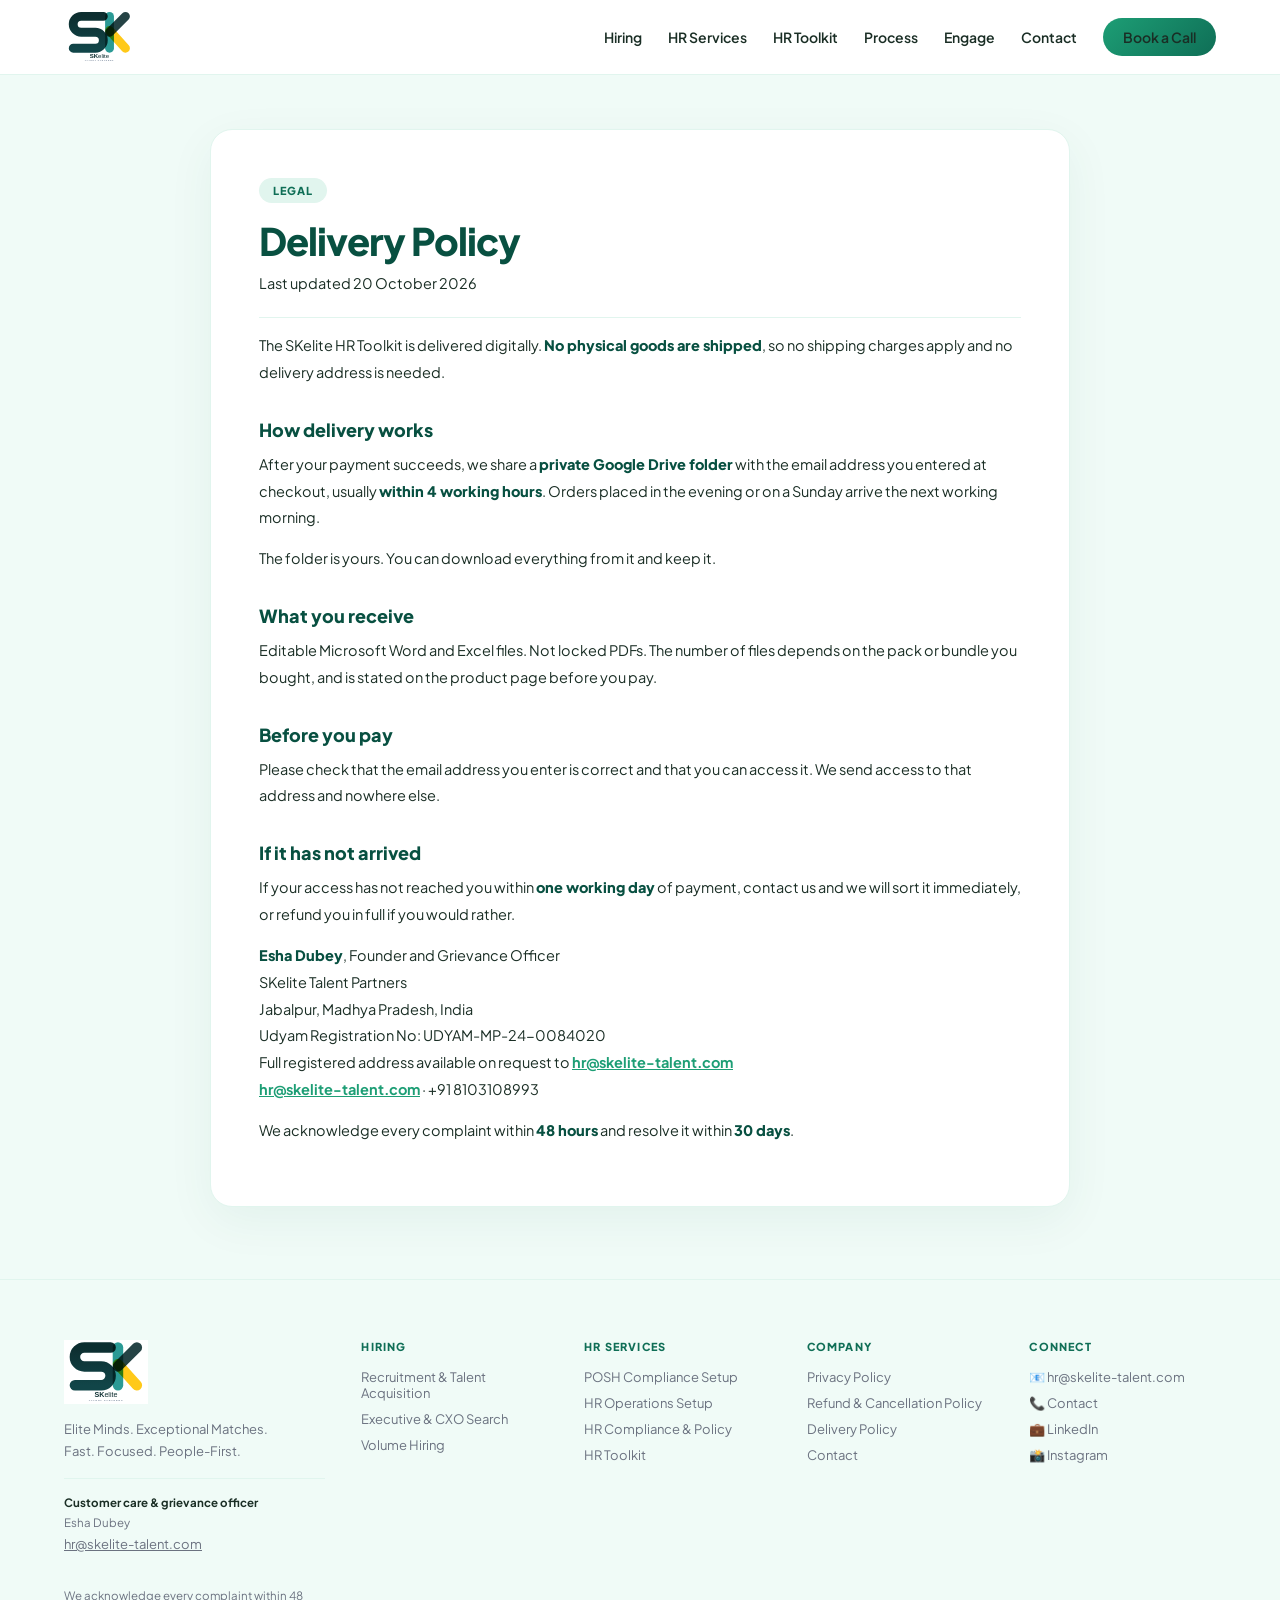
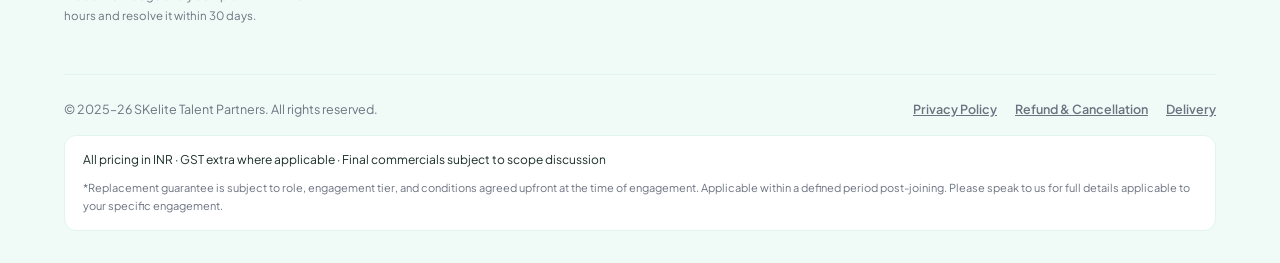
<file: delivery-policy.html>
<!DOCTYPE html>
<html lang="en">
<head>
<meta charset="UTF-8"/>
<meta name="viewport" content="width=device-width, initial-scale=1.0"/>
<title>Delivery Policy · SKelite Talent Partners</title>
<meta name="description" content="How the SKelite HR Toolkit is delivered after payment."/>
<link rel="preconnect" href="https://fonts.googleapis.com"/>
<link rel="preconnect" href="https://fonts.gstatic.com" crossorigin/>
<link href="https://fonts.googleapis.com/css2?family=Plus+Jakarta+Sans:wght@400;600;700;800&display=swap" rel="stylesheet"/>
<style>
:root{
  --teal:#1D9E75;--td:#0f6e56;--tdp:#085041;--tdd:#04342C;
  --tl:#9FE1CB;--tp:#e1f5ee;--tm:#5DCAA5;--tg:#f0fbf7;
  --y:#F5C518;--yl:#FFFBEA;--ym:#FDE68A;--yd:#D4A017;
  --gray:#6b7280;--dark:#0a1a14;--ink:#1a2e25;
}
*{margin:0;padding:0;box-sizing:border-box;}
body{font-family:'Plus Jakarta Sans',-apple-system,BlinkMacSystemFont,'Segoe UI',sans-serif;background:var(--tg);color:var(--ink);-webkit-font-smoothing:antialiased;}
a{color:inherit;}
.in{max-width:1180px;margin:0 auto;}
.pg-nav{background:#fff;border-bottom:1px solid var(--tp);padding:14px 5vw;position:sticky;top:0;z-index:50;}
.pg-nav-in{max-width:1180px;margin:0 auto;display:flex;align-items:center;justify-content:space-between;gap:16px;}
.pg-logo{display:inline-flex;align-items:center;gap:10px;text-decoration:none;}
.pg-logo img{height:38px;display:block;border-radius:8px;}
.pg-back{font-size:13px;font-weight:700;color:var(--teal);text-decoration:none;white-space:nowrap;}
.pg-back:hover{color:var(--td);}
.pg-wrap{padding:54px 5vw 72px;}
.pg-card{background:#fff;border:1px solid var(--tp);border-radius:22px;padding:clamp(26px,5vw,48px);box-shadow:0 14px 48px rgba(8,80,65,.06);max-width:860px;margin:0 auto;}
.pg-eyebrow{display:inline-block;background:var(--tp);color:var(--td);border-radius:100px;padding:6px 14px;font-size:11px;font-weight:800;letter-spacing:1px;margin-bottom:16px;}
h1.pg-h1{font-size:clamp(26px,4.4vw,38px);font-weight:800;color:var(--tdp);letter-spacing:-1px;line-height:1.14;margin-bottom:8px;}
.pg-updated{font-size:12.5px;color:var(--gray);margin-bottom:30px;padding-bottom:20px;border-bottom:1px solid var(--tp);}
.pg-card h2{font-size:18px;font-weight:800;color:var(--tdp);margin:32px 0 10px;}
.pg-card h3{font-size:15px;font-weight:800;color:var(--td);margin:22px 0 8px;}
.pg-card p{font-size:14.5px;line-height:1.85;color:var(--ink);margin-bottom:14px;}
.pg-card ul{margin:0 0 16px 22px;}
.pg-card li{font-size:14.5px;line-height:1.85;color:var(--ink);margin-bottom:7px;}
.pg-card a{color:var(--teal);font-weight:700;}
.pg-card strong{color:var(--tdp);font-weight:800;}
.pg-card hr{border:none;border-top:1px solid var(--tp);margin:30px 0;}
.pg-card table{width:100%;border-collapse:collapse;margin:0 0 20px;font-size:13.5px;}
.pg-card th{text-align:left;background:var(--tg);color:var(--tdp);font-weight:800;padding:10px 13px;border:1px solid var(--tp);font-size:12.5px;}
.pg-card td{padding:10px 13px;border:1px solid var(--tp);line-height:1.7;vertical-align:top;}
.pg-contact{background:var(--tg);border:1.5px solid var(--tl);border-radius:16px;padding:20px 22px;margin:24px 0;}
.pg-contact p{margin-bottom:6px;font-size:14px;}
.pg-contact p:last-child{margin-bottom:0;}
.pg-foot{background:var(--tg);border-top:1px solid var(--tp);color:var(--gray);padding:28px 5vw;text-align:center;font-size:12.5px;line-height:1.8;}
.pg-foot a{color:var(--td);text-decoration:none;font-weight:600;}
.pg-foot a:hover{text-decoration:underline;}
@media(max-width:560px){.pg-wrap{padding:30px 4vw 48px;}.pg-card table{font-size:12.5px;}.pg-card th,.pg-card td{padding:8px 9px;}}
</style>
</head>
<body>
<div id="site-nav"></div>
<div class="pg-wrap"><div class="in"><div class="pg-card">
<div class="pg-eyebrow">LEGAL</div>
<h1 class="pg-h1">Delivery Policy</h1>
<p class="pg-updated">Last updated 20 October 2026</p>
<p>The SKelite HR Toolkit is delivered digitally. <strong>No physical goods are shipped</strong>, so no shipping charges apply and no delivery address is needed.</p>
<h2>How delivery works</h2>
<p>After your payment succeeds, we share a <strong>private Google Drive folder</strong> with the email address you entered at checkout, usually <strong>within 4 working hours</strong>. Orders placed in the evening or on a Sunday arrive the next working morning.</p>
<p>The folder is yours. You can download everything from it and keep it.</p>
<h2>What you receive</h2>
<p>Editable Microsoft Word and Excel files. Not locked PDFs. The number of files depends on the pack or bundle you bought, and is stated on the product page before you pay.</p>
<h2>Before you pay</h2>
<p>Please check that the email address you enter is correct and that you can access it. We send access to that address and nowhere else.</p>
<h2>If it has not arrived</h2>
<p>If your access has not reached you within <strong>one working day</strong> of payment, contact us and we will sort it immediately, or refund you in full if you would rather.</p>
<p><strong>Esha Dubey</strong>, Founder and Grievance Officer<br/>SKelite Talent Partners<br/>Jabalpur, Madhya Pradesh, India<br/>Udyam Registration No: UDYAM-MP-24-0084020<br/>Full registered address available on request to <a href="mailto:hr@skelite-talent.com">hr@skelite-talent.com</a><br/><a href="mailto:hr@skelite-talent.com">hr@skelite-talent.com</a> · +91 8103108993</p>
<p>We acknowledge every complaint within <strong>48 hours</strong> and resolve it within <strong>30 days</strong>.</p>
</div></div></div>
<div id="site-footer"></div>
<script src="/site.js"></script>
</body>
</html>
</file>
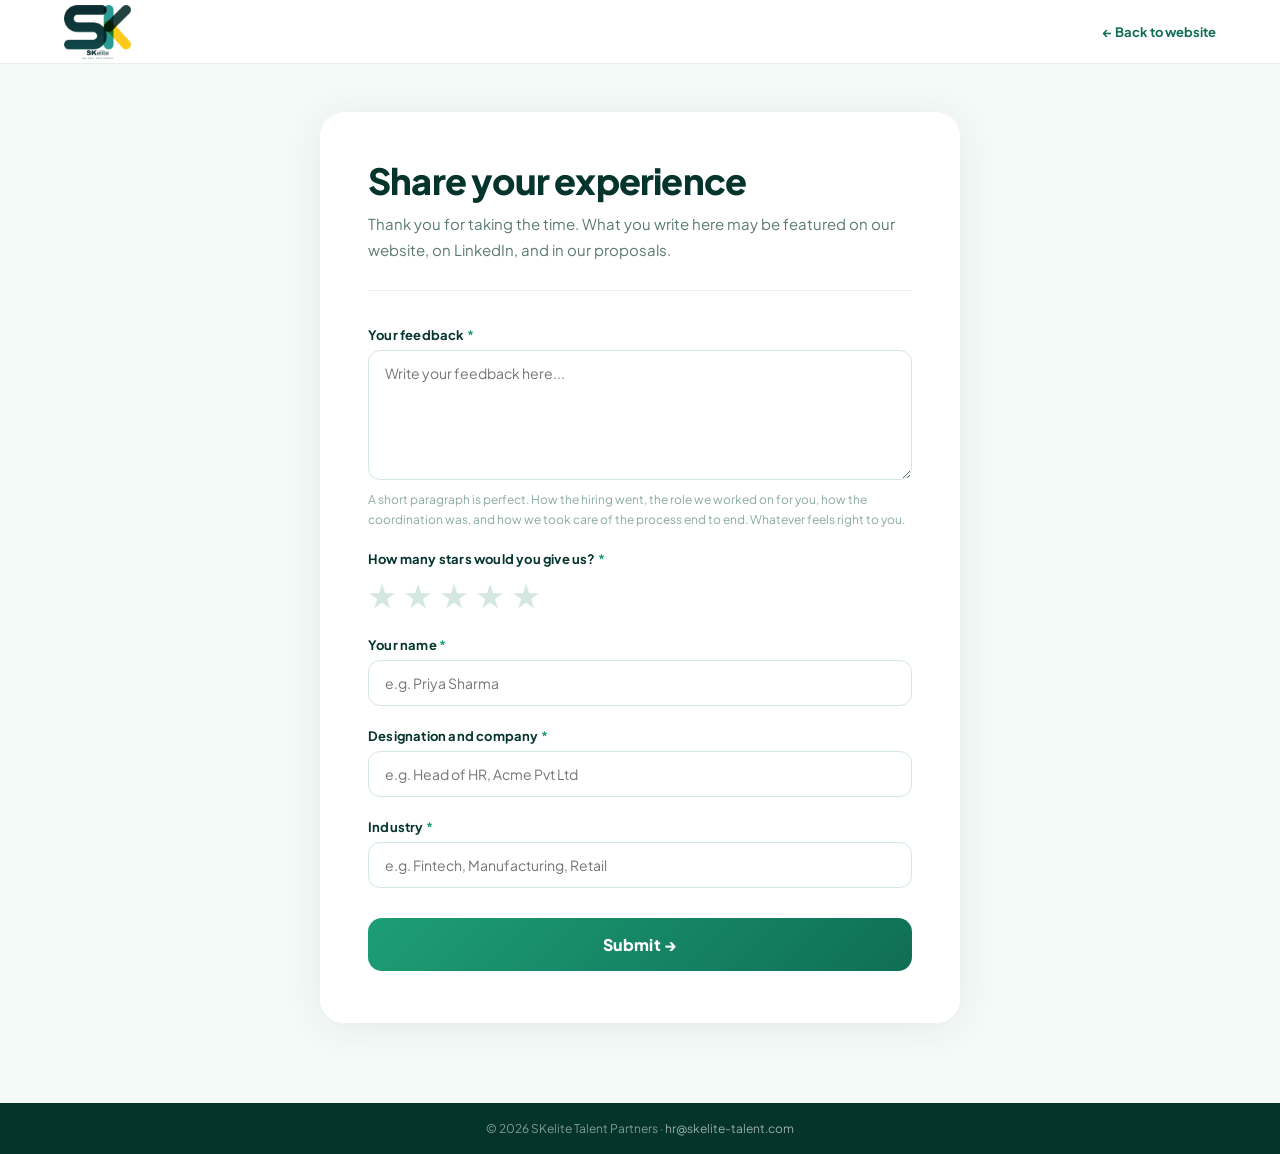
<file: feedback.html>
<!DOCTYPE html>
<html lang="en">
<head>
<meta charset="UTF-8"/>
<meta name="viewport" content="width=device-width,initial-scale=1.0"/>
<title>Share Your Experience — SKelite Talent Partners</title>
<meta name="robots" content="noindex"/>
<link rel="preconnect" href="https://fonts.googleapis.com"/>
<link rel="preconnect" href="https://fonts.gstatic.com" crossorigin/>
<link href="https://fonts.googleapis.com/css2?family=Plus+Jakarta+Sans:wght@400;500;600;700;800&display=swap" rel="stylesheet"/>
<style>
*{margin:0;padding:0;box-sizing:border-box;}
:root{
  --teal:#1D9E75;--td:#0f6e56;--tdd:#085041;--tdp:#04342C;
  --y:#F5C518;--yd:#d4a10e;--tp:#e8f5f1;--tg:#f4faf8;
  --gray:#5a7a72;font-family:'Plus Jakarta Sans',sans-serif;
}
body{background:var(--tg);min-height:100vh;display:flex;flex-direction:column;}
/* NAV */
nav{background:#fff;border-bottom:1px solid #e8f0ec;padding:0 5vw;height:64px;display:flex;align-items:center;justify-content:space-between;position:sticky;top:0;z-index:100;}
.nav-logo img{height:36px;width:auto;}
.nav-back{font-size:13px;font-weight:700;color:var(--td);text-decoration:none;display:flex;align-items:center;gap:6px;}
.nav-back:hover{color:var(--teal);}
/* MAIN */
main{flex:1;display:flex;align-items:flex-start;justify-content:center;padding:48px 5vw 80px;}
.form-wrap{background:#fff;border-radius:24px;box-shadow:0 4px 40px rgba(4,52,44,.08);padding:48px 48px 52px;max-width:640px;width:100%;}
/* HEADING */
.form-heading{font-size:clamp(26px,5vw,36px);font-weight:800;color:var(--tdp);letter-spacing:-0.8px;margin-bottom:10px;line-height:1.15;}
.form-intro{font-size:15px;color:var(--gray);line-height:1.7;margin-bottom:36px;padding-bottom:28px;border-bottom:1px solid #eaf3ef;}
/* FORM FIELDS */
.field-group{margin-bottom:22px;}
label{display:block;font-size:13px;font-weight:700;color:var(--tdp);margin-bottom:7px;letter-spacing:.2px;}
label span.req{color:var(--teal);margin-left:2px;}
textarea,input[type="text"]{
  width:100%;border:1.5px solid #d4e8e0;border-radius:12px;
  font-family:inherit;font-size:14px;color:var(--tdp);
  padding:13px 16px;background:#fff;outline:none;
  transition:border-color .2s,box-shadow .2s;
  resize:vertical;
}
textarea{min-height:130px;}
textarea:focus,input[type="text"]:focus{
  border-color:var(--teal);
  box-shadow:0 0 0 3px rgba(29,158,117,.1);
}
.helper{font-size:12px;color:#8aaa9e;margin-top:6px;line-height:1.6;}
/* STAR RATING */
.star-row{display:flex;gap:8px;align-items:center;flex-direction:row-reverse;justify-content:flex-end;}
.star-row input[type="radio"]{display:none;}
.star-row label{
  font-size:32px;cursor:pointer;color:#d4e8e0;
  transition:color .15s,transform .1s;
  margin:0;letter-spacing:0;font-weight:400;
}
.star-row input[type="radio"]:checked ~ label,
.star-row label:hover,
.star-row label:hover ~ label{color:var(--y);}
.star-row label:active{transform:scale(.88);}
.star-label{font-size:13px;font-weight:700;color:var(--tdp);margin-bottom:8px;letter-spacing:.2px;}
.star-label span.req{color:var(--teal);margin-left:2px;}
/* SUBMIT */
.btn-submit{
  width:100%;background:linear-gradient(135deg,var(--teal),var(--td));
  color:#fff;border:none;border-radius:14px;padding:16px 24px;
  font-family:inherit;font-size:16px;font-weight:800;cursor:pointer;
  letter-spacing:.2px;transition:opacity .2s,transform .1s;
  margin-top:8px;
}
.btn-submit:hover{opacity:.9;}
.btn-submit:active{transform:scale(.98);}
.btn-submit:disabled{opacity:.55;cursor:not-allowed;}
/* THANK YOU */
#thank-you{display:none;text-align:center;padding:48px 24px;}
.ty-icon{font-size:48px;margin-bottom:16px;}
.ty-msg{font-size:22px;font-weight:800;color:var(--tdp);margin-bottom:10px;}
.ty-sub{font-size:14px;color:var(--gray);line-height:1.7;}
/* FOOTER */
footer{background:var(--tdp);color:rgba(255,255,255,.5);text-align:center;font-size:12px;padding:18px 5vw;}
footer a{color:rgba(255,255,255,.6);text-decoration:none;}
/* MOBILE */
@media(max-width:600px){
  .form-wrap{padding:28px 22px 36px;border-radius:18px;}
  .form-heading{font-size:24px;}
}
</style>
</head>
<body>

<nav>
  <a href="/" class="nav-logo">
    <img src="/logo.png" alt="SKelite Talent Partners" style="height:54px;width:auto;display:block;"/>
  </a>
  <a href="/" class="nav-back">← Back to website</a>
</nav>

<main>
  <div class="form-wrap">

    <!-- FORM STATE -->
    <div id="form-state">
      <h1 class="form-heading">Share your experience</h1>
      <p class="form-intro">Thank you for taking the time. What you write here may be featured on our website, on LinkedIn, and in our proposals.</p>

      <form id="feedback-form" action="https://formspree.io/f/mkjoaynq" method="POST">
        <!-- Hidden field to identify source -->
        <input type="hidden" name="_subject" value="New client feedback - SKelite"/>
      <input type="hidden" name="form_type" value="Feedback"/>
      <input type="text" name="_gotcha" style="display:none"/>
        <input type="hidden" name="_replyto" value="hr@skelite-talent.com"/>

        <!-- Field 1: Your feedback -->
        <div class="field-group">
          <label for="feedback">Your feedback<span class="req">*</span></label>
          <textarea id="feedback" name="feedback" required placeholder="Write your feedback here..."></textarea>
          <p class="helper">A short paragraph is perfect. How the hiring went, the role we worked on for you, how the coordination was, and how we took care of the process end to end. Whatever feels right to you.</p>
        </div>

        <!-- Field 2: Star rating -->
        <div class="field-group">
          <div class="star-label">How many stars would you give us?<span class="req">*</span></div>
          <div class="star-row">
            <input type="radio" name="rating" id="s5" value="5" required/>
            <label for="s5" title="5 stars">★</label>
            <input type="radio" name="rating" id="s4" value="4"/>
            <label for="s4" title="4 stars">★</label>
            <input type="radio" name="rating" id="s3" value="3"/>
            <label for="s3" title="3 stars">★</label>
            <input type="radio" name="rating" id="s2" value="2"/>
            <label for="s2" title="2 stars">★</label>
            <input type="radio" name="rating" id="s1" value="1"/>
            <label for="s1" title="1 star">★</label>
          </div>
        </div>

        <!-- Field 3: Name -->
        <div class="field-group">
          <label for="name">Your name<span class="req">*</span></label>
          <input type="text" id="name" name="name" required placeholder="e.g. Priya Sharma"/>
        </div>

        <!-- Field 4: Designation and company -->
        <div class="field-group">
          <label for="designation">Designation and company<span class="req">*</span></label>
          <input type="text" id="designation" name="designation" required placeholder="e.g. Head of HR, Acme Pvt Ltd"/>
        </div>

        <!-- Field 5: Industry -->
        <div class="field-group">
          <label for="industry">Industry<span class="req">*</span></label>
          <input type="text" id="industry" name="industry" required placeholder="e.g. Fintech, Manufacturing, Retail"/>
        </div>

        <button type="submit" class="btn-submit" id="submit-btn">Submit →</button>
      </form>
    </div>

    <!-- THANK YOU STATE -->
    <div id="thank-you">
      <div class="ty-icon">💚</div>
      <div class="ty-msg">Thank you so much.</div>
      <p class="ty-sub">This genuinely means a lot to us.</p>
    </div>

  </div>
</main>

<footer>
  <p>© 2026 SKelite Talent Partners · <a href="mailto:hr@skelite-talent.com">hr@skelite-talent.com</a></p>
</footer>

<script>
document.getElementById('feedback-form').addEventListener('submit', async function(e) {
  e.preventDefault();
  const btn = document.getElementById('submit-btn');
  btn.disabled = true;
  btn.textContent = 'Sending...';
  const data = new FormData(this);
  try {
    const res = await fetch(this.action, {
      method: 'POST',
      body: data,
      headers: { 'Accept': 'application/json' }
    });
    if (res.ok) {
      document.getElementById('form-state').style.display = 'none';
      document.getElementById('thank-you').style.display = 'block';
    } else {
      btn.disabled = false;
      btn.textContent = 'Submit →';
      alert('Something went wrong. Please try again or email us at hr@skelite-talent.com');
    }
  } catch(err) {
    btn.disabled = false;
    btn.textContent = 'Submit →';
    alert('Connection error. Please try again or email us at hr@skelite-talent.com');
  }
});
</script>
</body>
</html>
</file>
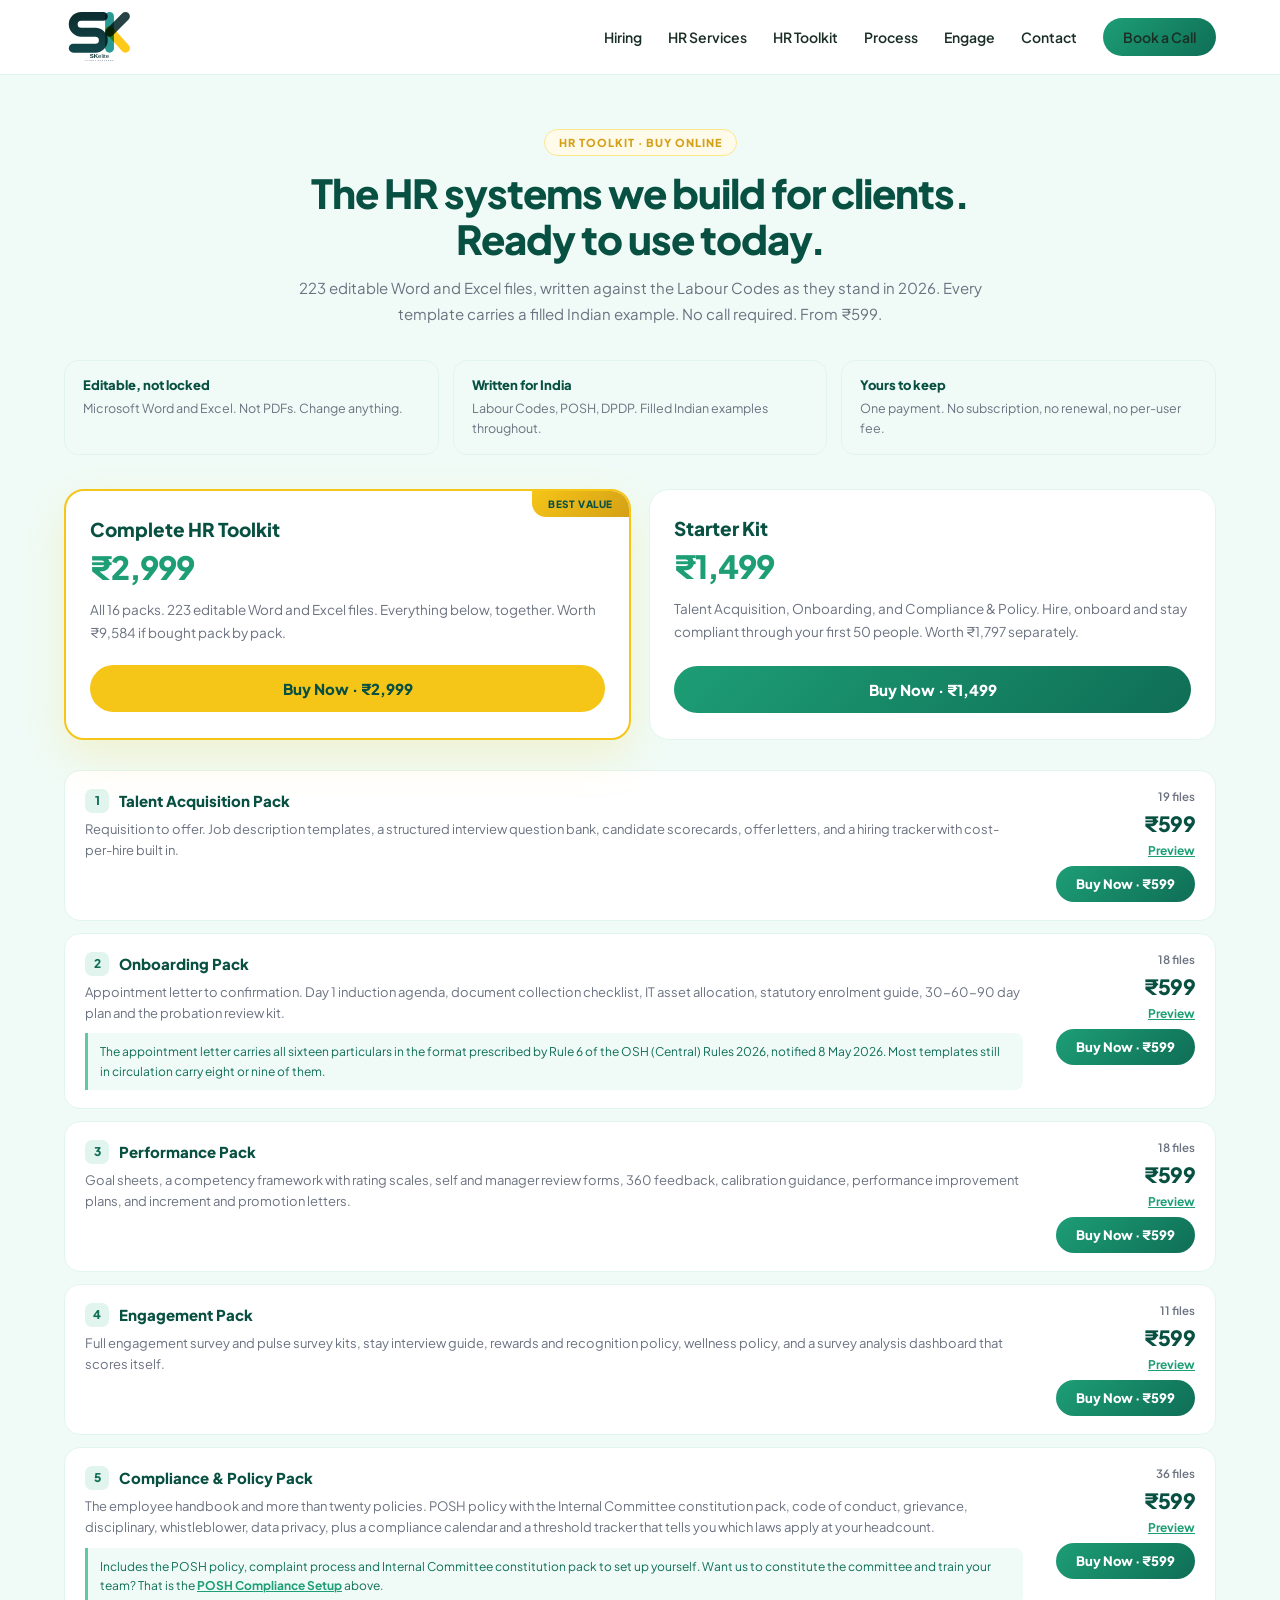
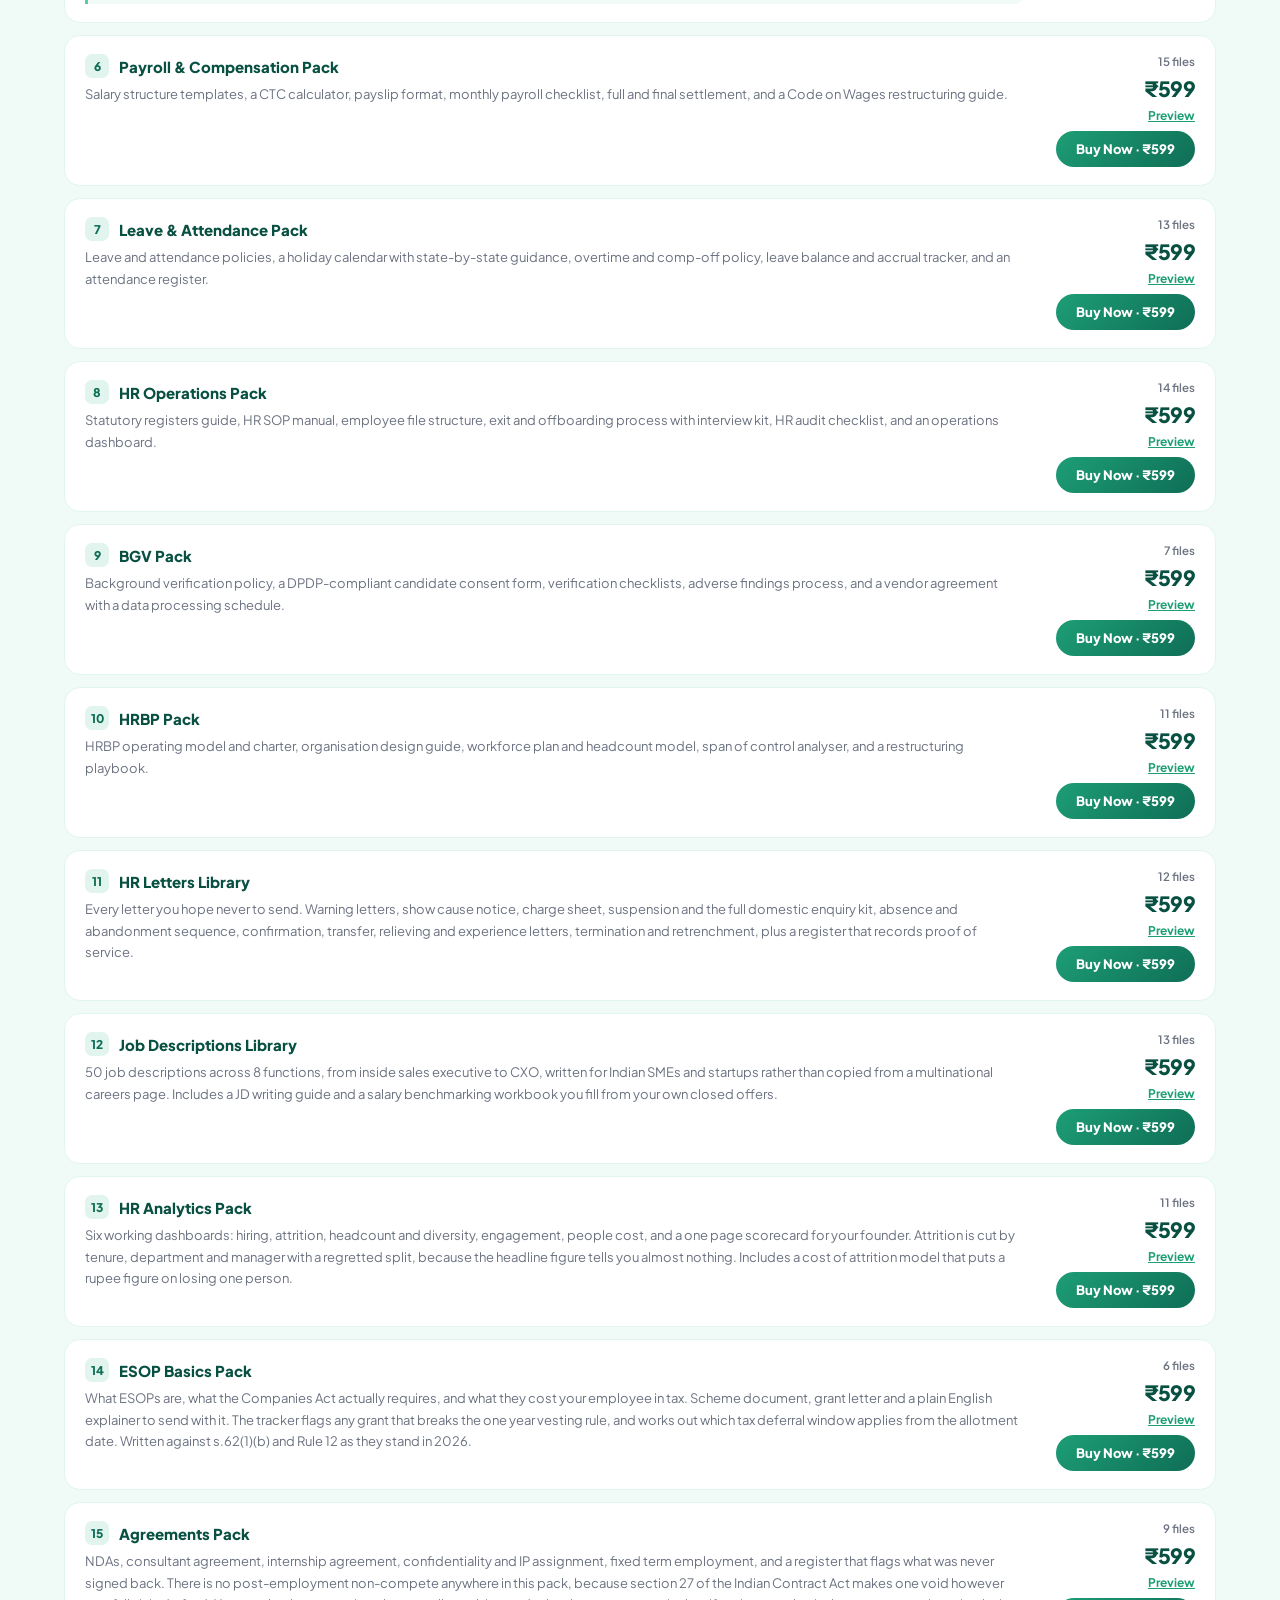
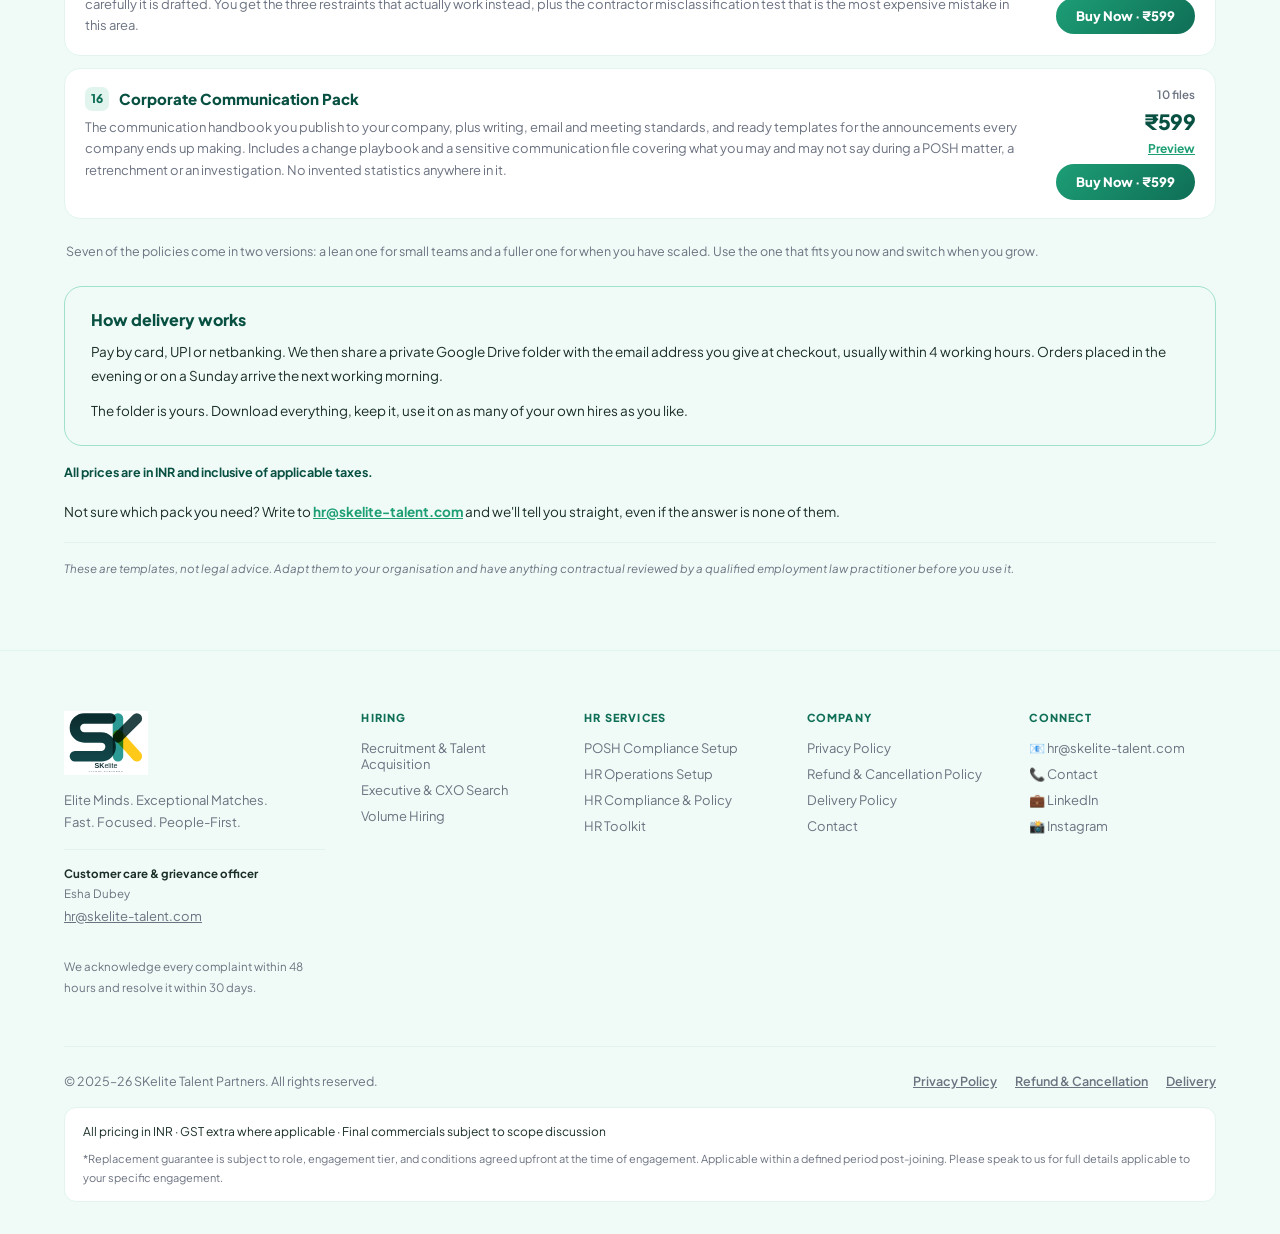
<file: hr-toolkit.html>
<!DOCTYPE html>
<html lang="en">
<head>
<meta charset="UTF-8"/>
<meta name="viewport" content="width=device-width, initial-scale=1.0"/>
<title>HR Toolkit · SKelite Talent Partners</title>
<meta name="description" content="223 editable Word and Excel HR templates for Indian startups and SMEs. Written against the Labour Codes as they stand in 2026. From Rs 599."/>
<link rel="preconnect" href="https://fonts.googleapis.com"/>
<link rel="preconnect" href="https://fonts.gstatic.com" crossorigin/>
<link href="https://fonts.googleapis.com/css2?family=Plus+Jakarta+Sans:wght@400;600;700;800&display=swap" rel="stylesheet"/>
<style>
:root{
  --teal:#1D9E75;--td:#0f6e56;--tdp:#085041;--tdd:#04342C;
  --tl:#9FE1CB;--tp:#e1f5ee;--tm:#5DCAA5;--tg:#f0fbf7;
  --y:#F5C518;--yl:#FFFBEA;--ym:#FDE68A;--yd:#D4A017;
  --gray:#6b7280;--dark:#0a1a14;--ink:#1a2e25;
}
*{margin:0;padding:0;box-sizing:border-box;}
body{font-family:'Plus Jakarta Sans',-apple-system,BlinkMacSystemFont,'Segoe UI',sans-serif;background:var(--tg);color:var(--ink);-webkit-font-smoothing:antialiased;}
a{color:inherit;}
.in{max-width:1180px;margin:0 auto;}
.pg-nav{background:#fff;border-bottom:1px solid var(--tp);padding:14px 5vw;position:sticky;top:0;z-index:50;}
.pg-nav-in{max-width:1180px;margin:0 auto;display:flex;align-items:center;justify-content:space-between;gap:16px;}
.pg-logo{display:inline-flex;align-items:center;gap:10px;text-decoration:none;font-size:17px;font-weight:800;color:var(--tdp);letter-spacing:-.4px;}
.pg-logo img{height:38px;display:block;border-radius:8px;}
.pg-back{font-size:13px;font-weight:700;color:var(--teal);text-decoration:none;white-space:nowrap;}
.pg-back:hover{color:var(--td);}
.pg-wrap{padding:54px 5vw 72px;}
.pg-card{background:#fff;border:1px solid var(--tp);border-radius:22px;padding:clamp(26px,5vw,48px);box-shadow:0 14px 48px rgba(8,80,65,.06);}
.pg-eyebrow{display:inline-block;background:var(--tp);color:var(--td);border-radius:100px;padding:6px 14px;font-size:11px;font-weight:800;letter-spacing:1px;margin-bottom:16px;}
h1.pg-h1{font-size:clamp(26px,4.4vw,38px);font-weight:800;color:var(--tdp);letter-spacing:-1px;line-height:1.14;margin-bottom:10px;}
.pg-updated{font-size:12px;color:var(--gray);margin-bottom:28px;}
.pg-card h2{font-size:17px;font-weight:800;color:var(--tdp);margin:28px 0 10px;}
.pg-card p{font-size:14.5px;line-height:1.85;color:var(--ink);margin-bottom:14px;}
.pg-card ul{margin:0 0 16px 20px;}
.pg-card li{font-size:14.5px;line-height:1.85;color:var(--ink);margin-bottom:7px;}
.pg-card a{color:var(--teal);font-weight:700;}
.pg-box{background:var(--tg);border:1.5px solid var(--tl);border-radius:16px;padding:20px 22px;margin:24px 0;}
.pg-box p{margin-bottom:8px;}
.pg-box p:last-child{margin-bottom:0;}
.pg-foot{background:var(--tg);border-top:1px solid var(--tp);color:var(--gray);padding:28px 5vw;text-align:center;font-size:12.5px;line-height:1.8;}
.pg-foot a{color:var(--td);text-decoration:none;font-weight:600;}
.pg-foot a:hover{text-decoration:underline;}
@media(max-width:560px){.pg-wrap{padding:30px 4vw 48px;}}
</style>
<link rel="stylesheet" href="/toolkit.css"/>
</head>
<body>
<div id="site-nav"></div>
<div class="pg-wrap"><div class="in">
  <div id="toolkit-mount" data-h1="true"></div>
</div></div>
<div id="site-footer"></div>
<script src="/toolkit.js"></script>
<script src="/site.js"></script>
</body>
</html>
</file>
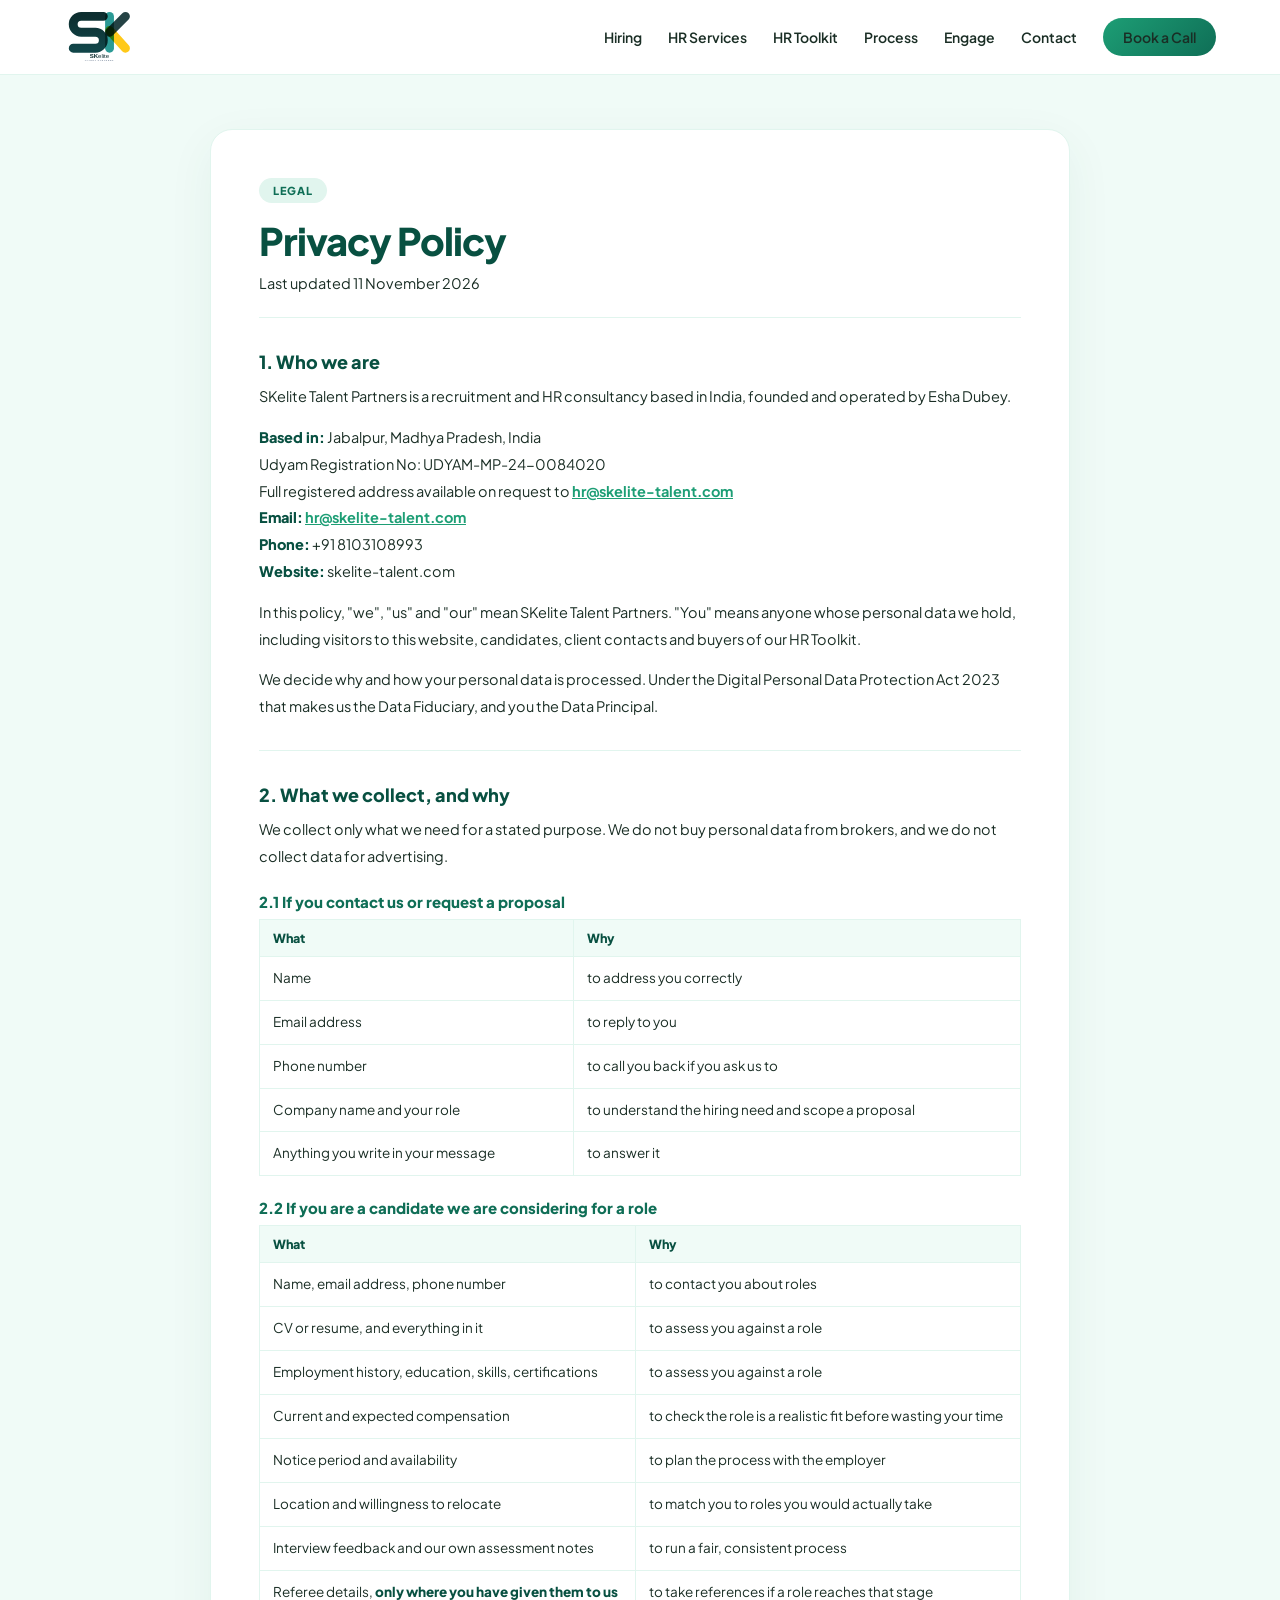
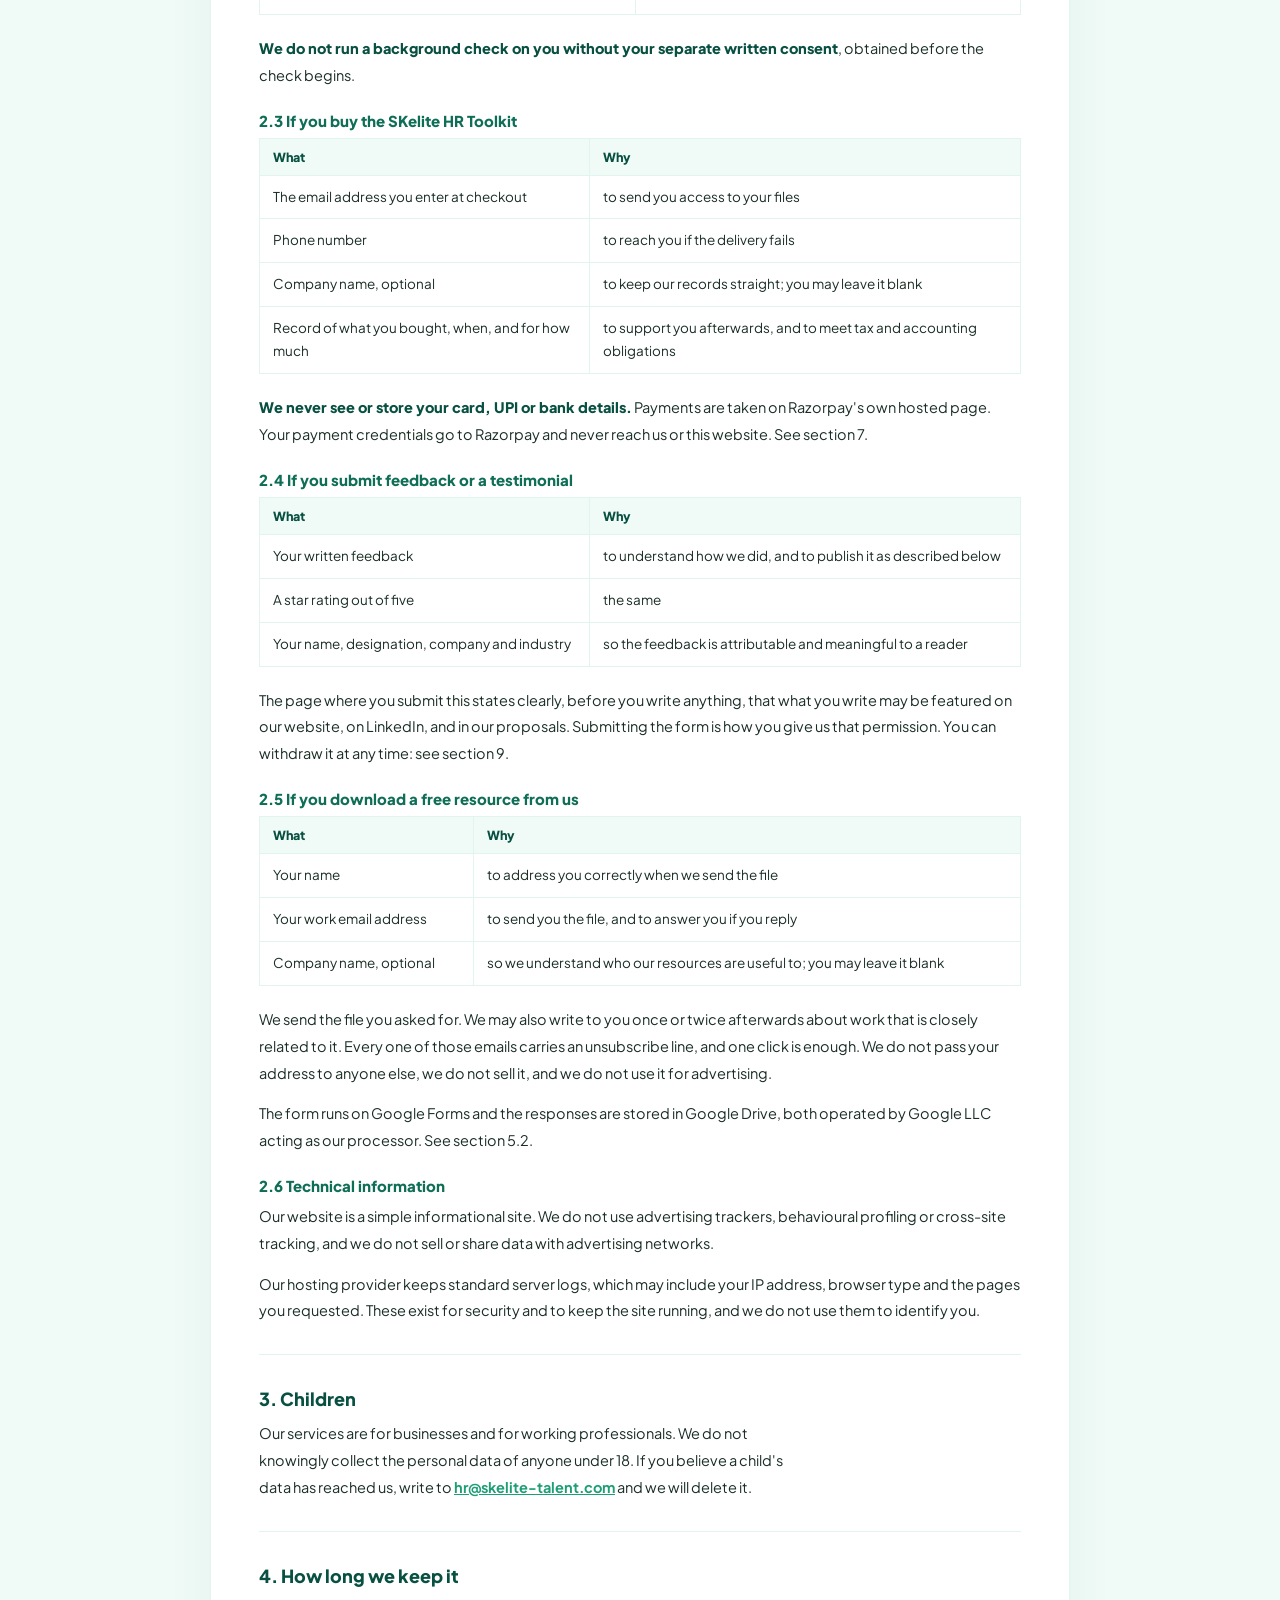
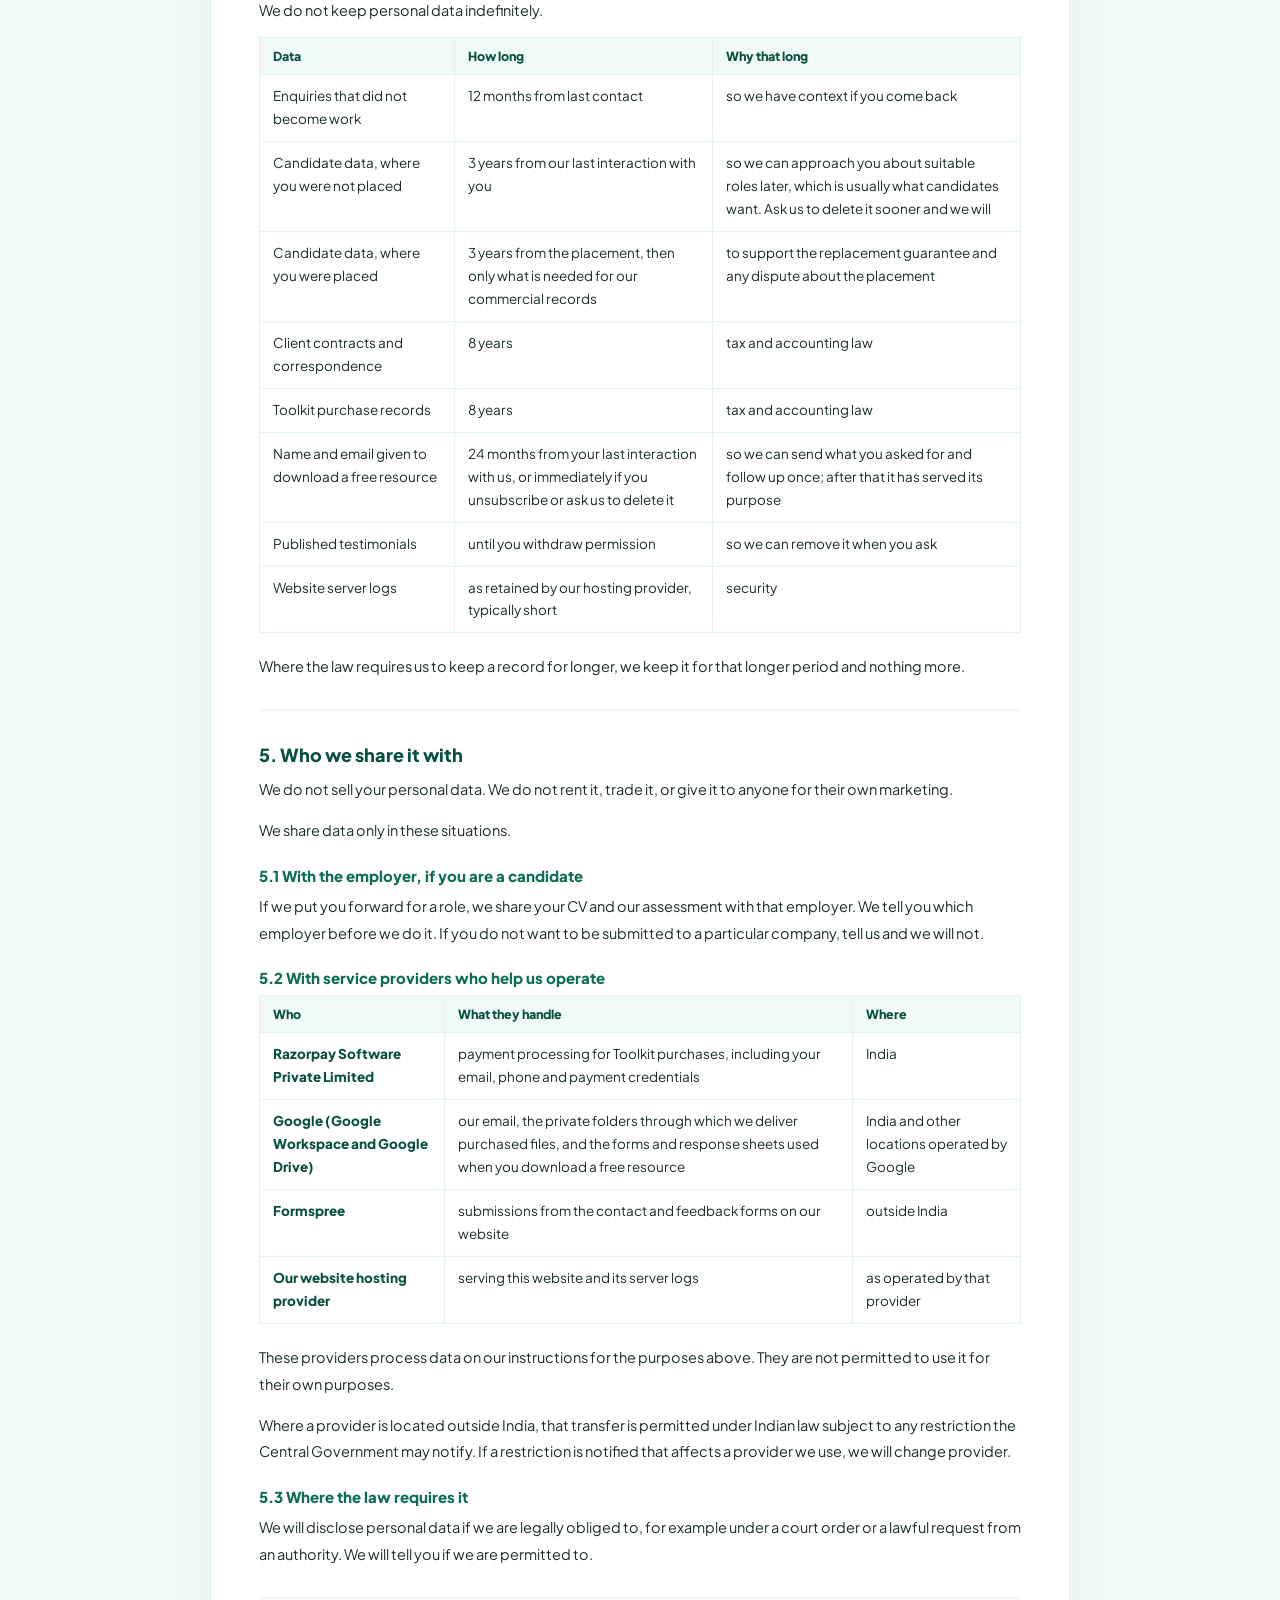
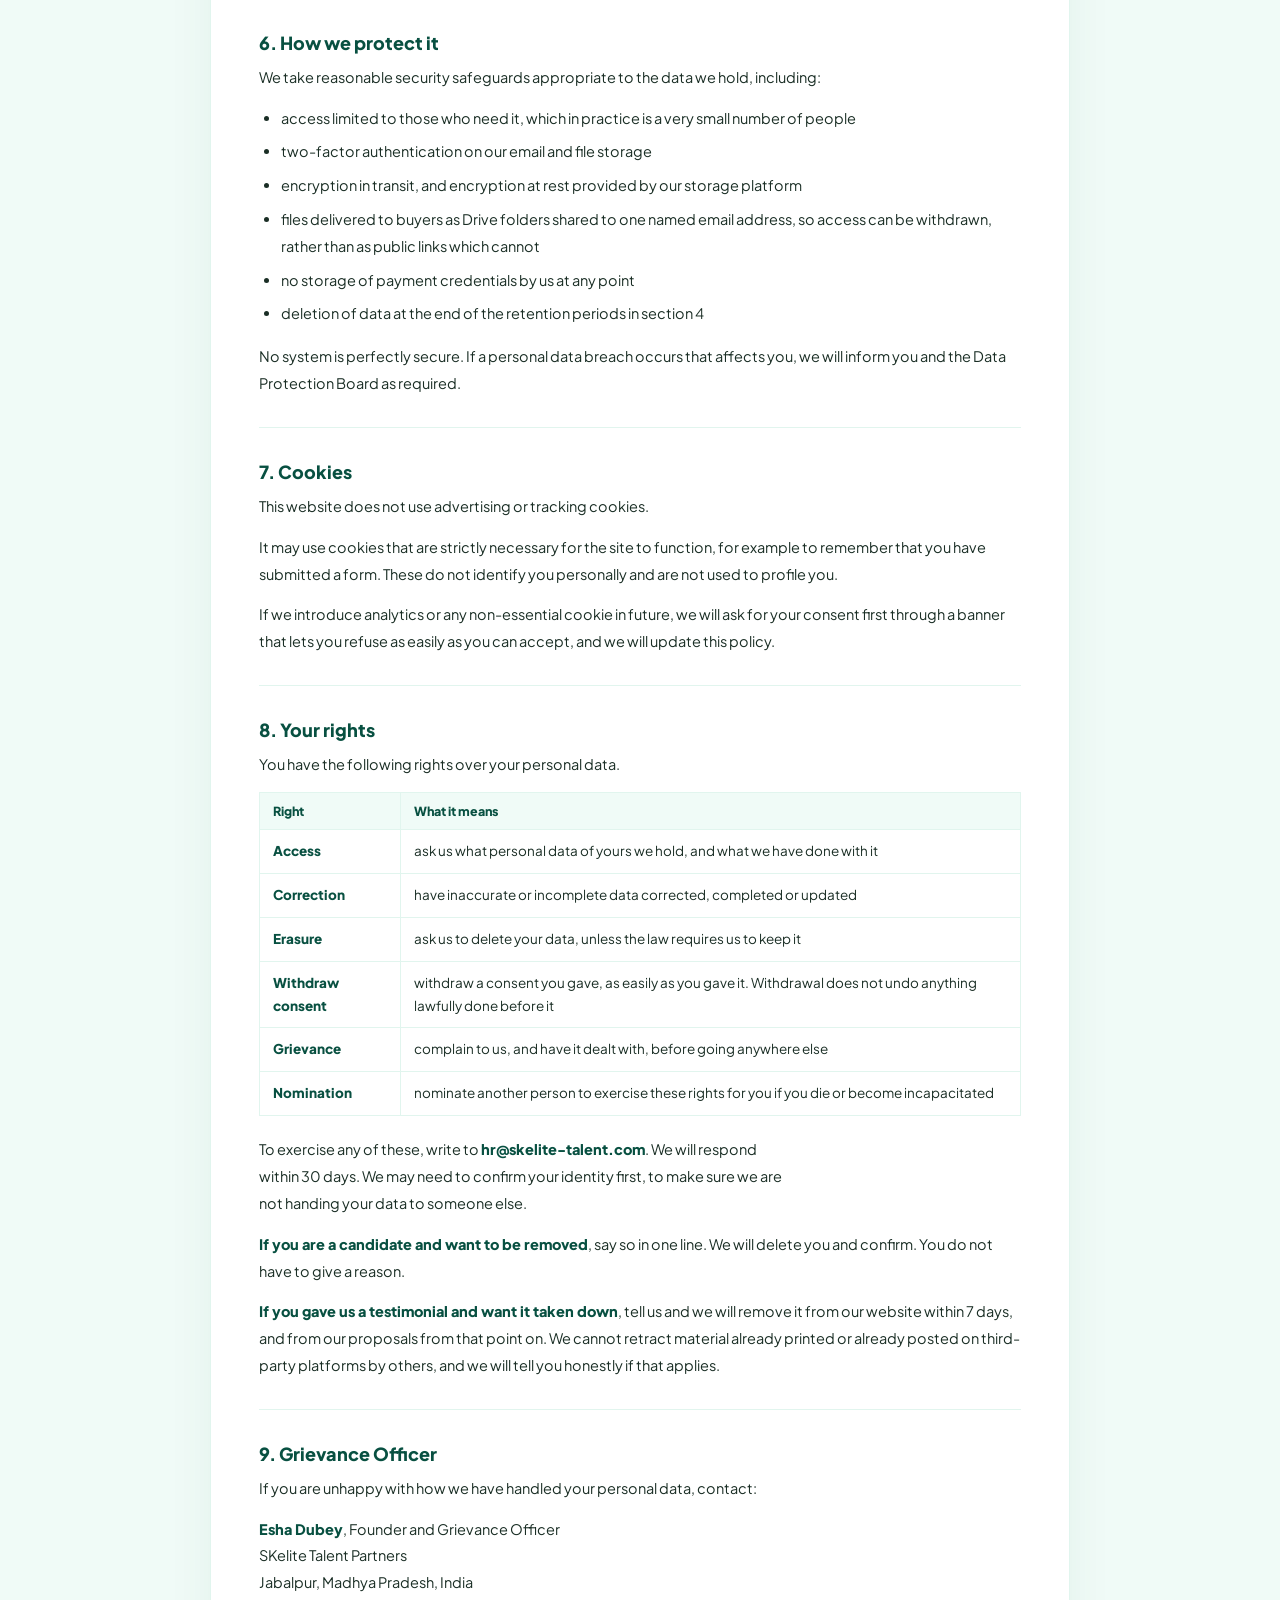
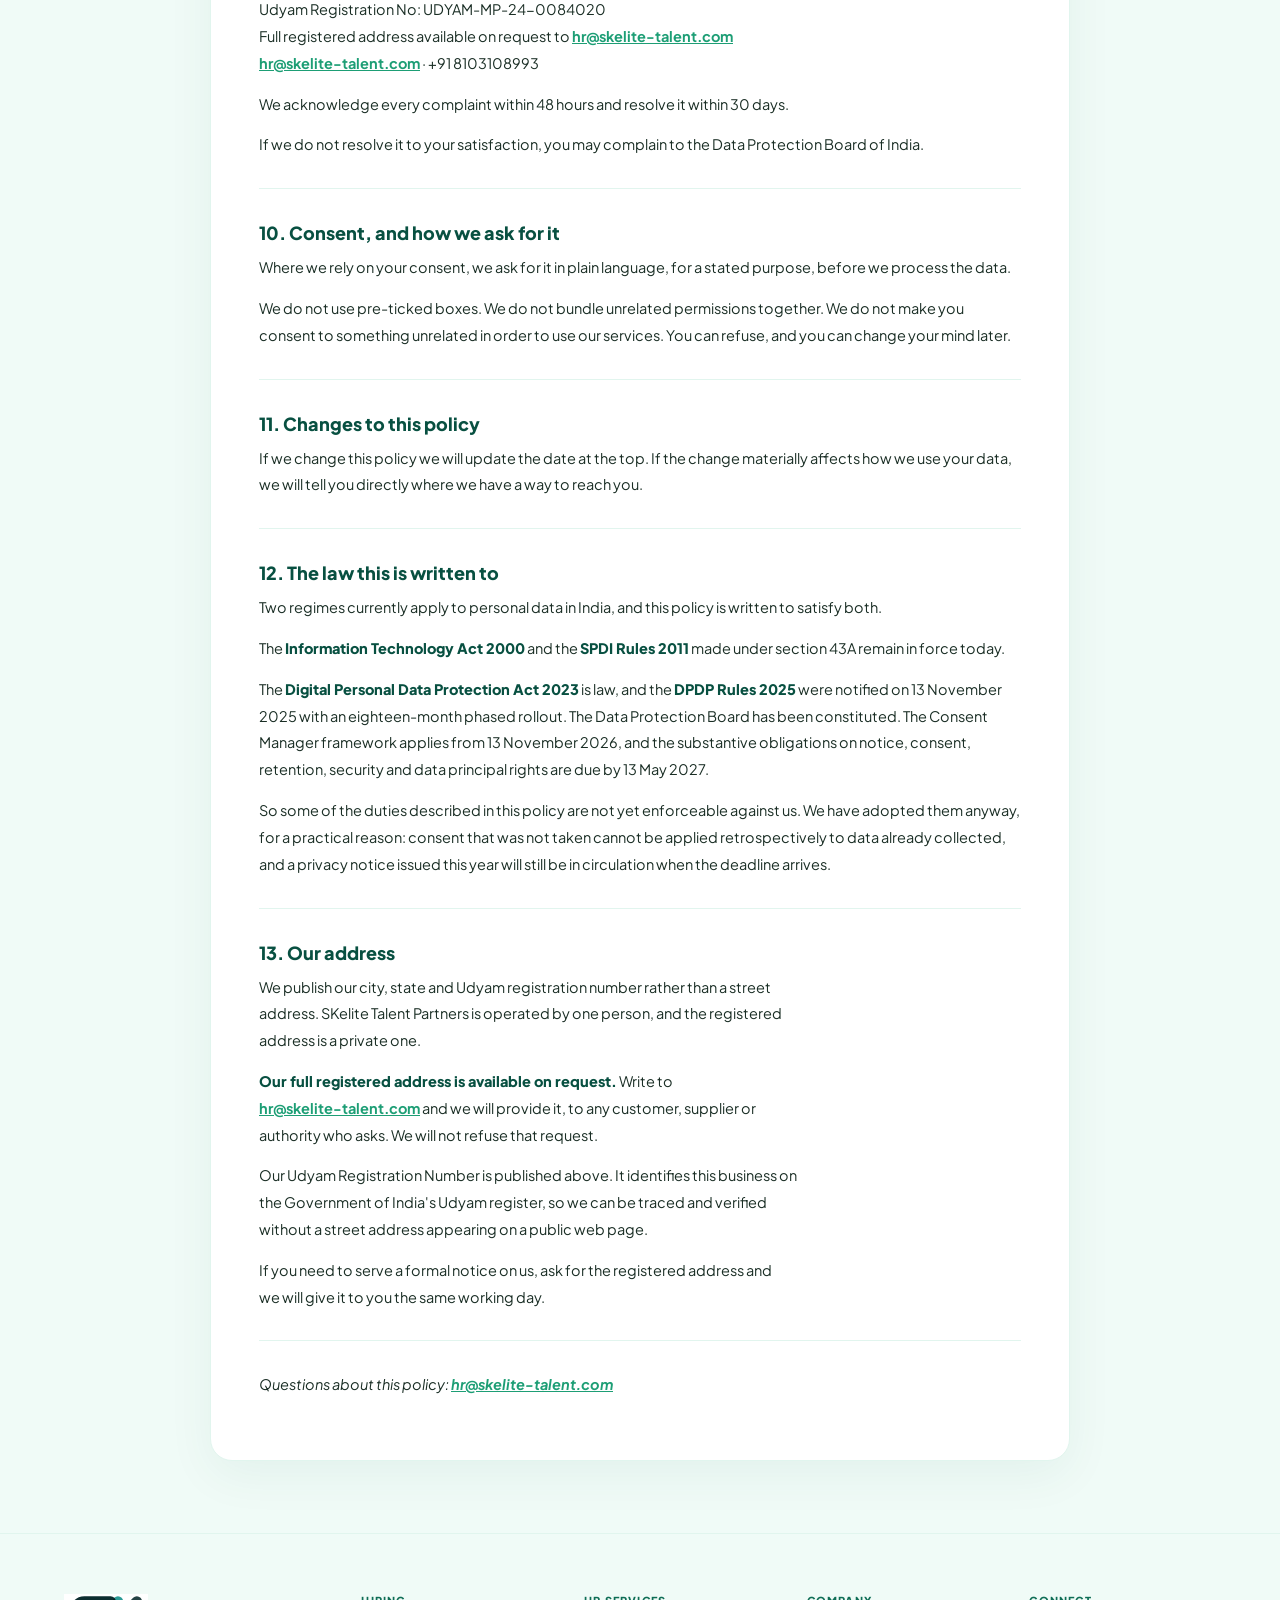
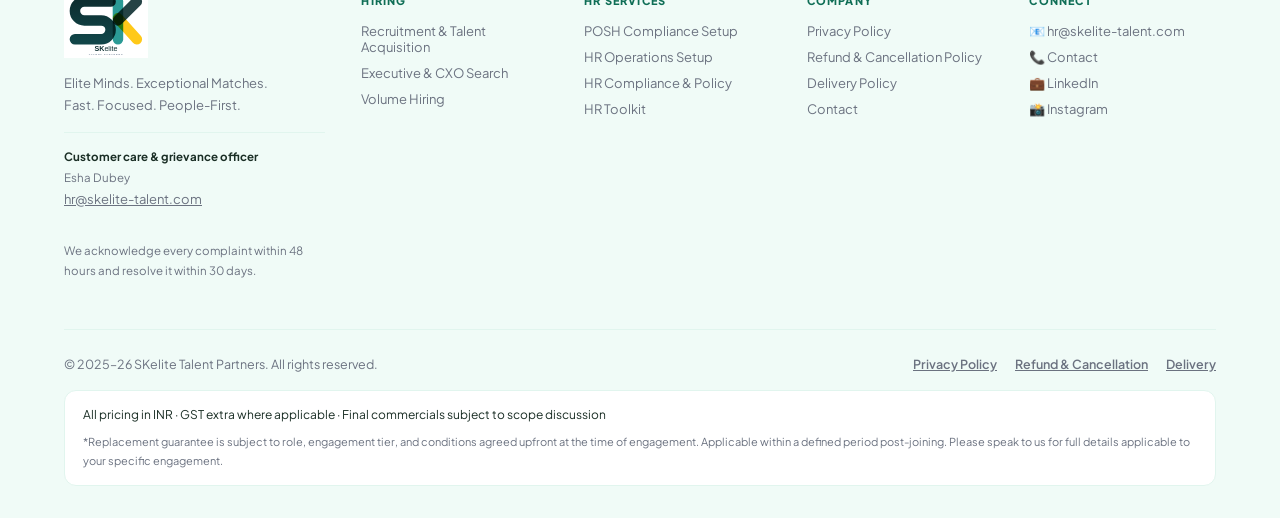
<file: privacy-policy.html>
<!DOCTYPE html>
<html lang="en">
<head>
<meta charset="UTF-8"/>
<meta name="viewport" content="width=device-width, initial-scale=1.0"/>
<title>Privacy Policy · SKelite Talent Partners</title>
<meta name="description" content="How SKelite Talent Partners collects, uses and protects your personal data."/>
<link rel="preconnect" href="https://fonts.googleapis.com"/>
<link rel="preconnect" href="https://fonts.gstatic.com" crossorigin/>
<link href="https://fonts.googleapis.com/css2?family=Plus+Jakarta+Sans:wght@400;600;700;800&display=swap" rel="stylesheet"/>
<style>
:root{
  --teal:#1D9E75;--td:#0f6e56;--tdp:#085041;--tdd:#04342C;
  --tl:#9FE1CB;--tp:#e1f5ee;--tm:#5DCAA5;--tg:#f0fbf7;
  --y:#F5C518;--yl:#FFFBEA;--ym:#FDE68A;--yd:#D4A017;
  --gray:#6b7280;--dark:#0a1a14;--ink:#1a2e25;
}
*{margin:0;padding:0;box-sizing:border-box;}
body{font-family:'Plus Jakarta Sans',-apple-system,BlinkMacSystemFont,'Segoe UI',sans-serif;background:var(--tg);color:var(--ink);-webkit-font-smoothing:antialiased;}
a{color:inherit;}
.in{max-width:1180px;margin:0 auto;}
.pg-nav{background:#fff;border-bottom:1px solid var(--tp);padding:14px 5vw;position:sticky;top:0;z-index:50;}
.pg-nav-in{max-width:1180px;margin:0 auto;display:flex;align-items:center;justify-content:space-between;gap:16px;}
.pg-logo{display:inline-flex;align-items:center;gap:10px;text-decoration:none;}
.pg-logo img{height:38px;display:block;border-radius:8px;}
.pg-back{font-size:13px;font-weight:700;color:var(--teal);text-decoration:none;white-space:nowrap;}
.pg-back:hover{color:var(--td);}
.pg-wrap{padding:54px 5vw 72px;}
.pg-card{background:#fff;border:1px solid var(--tp);border-radius:22px;padding:clamp(26px,5vw,48px);box-shadow:0 14px 48px rgba(8,80,65,.06);max-width:860px;margin:0 auto;}
.pg-eyebrow{display:inline-block;background:var(--tp);color:var(--td);border-radius:100px;padding:6px 14px;font-size:11px;font-weight:800;letter-spacing:1px;margin-bottom:16px;}
h1.pg-h1{font-size:clamp(26px,4.4vw,38px);font-weight:800;color:var(--tdp);letter-spacing:-1px;line-height:1.14;margin-bottom:8px;}
.pg-updated{font-size:12.5px;color:var(--gray);margin-bottom:30px;padding-bottom:20px;border-bottom:1px solid var(--tp);}
.pg-card h2{font-size:18px;font-weight:800;color:var(--tdp);margin:32px 0 10px;}
.pg-card h3{font-size:15px;font-weight:800;color:var(--td);margin:22px 0 8px;}
.pg-card p{font-size:14.5px;line-height:1.85;color:var(--ink);margin-bottom:14px;}
.pg-card ul{margin:0 0 16px 22px;}
.pg-card li{font-size:14.5px;line-height:1.85;color:var(--ink);margin-bottom:7px;}
.pg-card a{color:var(--teal);font-weight:700;}
.pg-card strong{color:var(--tdp);font-weight:800;}
.pg-card hr{border:none;border-top:1px solid var(--tp);margin:30px 0;}
.pg-card table{width:100%;border-collapse:collapse;margin:0 0 20px;font-size:13.5px;}
.pg-card th{text-align:left;background:var(--tg);color:var(--tdp);font-weight:800;padding:10px 13px;border:1px solid var(--tp);font-size:12.5px;}
.pg-card td{padding:10px 13px;border:1px solid var(--tp);line-height:1.7;vertical-align:top;}
.pg-contact{background:var(--tg);border:1.5px solid var(--tl);border-radius:16px;padding:20px 22px;margin:24px 0;}
.pg-contact p{margin-bottom:6px;font-size:14px;}
.pg-contact p:last-child{margin-bottom:0;}
.pg-foot{background:var(--tg);border-top:1px solid var(--tp);color:var(--gray);padding:28px 5vw;text-align:center;font-size:12.5px;line-height:1.8;}
.pg-foot a{color:var(--td);text-decoration:none;font-weight:600;}
.pg-foot a:hover{text-decoration:underline;}
@media(max-width:560px){.pg-wrap{padding:30px 4vw 48px;}.pg-card table{font-size:12.5px;}.pg-card th,.pg-card td{padding:8px 9px;}}
</style>
</head>
<body>
<div id="site-nav"></div>
<div class="pg-wrap"><div class="in"><div class="pg-card">
<div class="pg-eyebrow">LEGAL</div>
<h1 class="pg-h1">Privacy Policy</h1>
<p class="pg-updated">Last updated 11 November 2026</p>
<h2>1. Who we are</h2>
<p>SKelite Talent Partners is a recruitment and HR consultancy based in India, founded and operated by Esha Dubey.</p>
<p><strong>Based in:</strong> Jabalpur, Madhya Pradesh, India<br/>Udyam Registration No: UDYAM-MP-24-0084020<br/>Full registered address available on request to <a href="mailto:hr@skelite-talent.com">hr@skelite-talent.com</a><br/><strong>Email:</strong> <a href="mailto:hr@skelite-talent.com">hr@skelite-talent.com</a><br/><strong>Phone:</strong> +91 8103108993<br/><strong>Website:</strong> skelite-talent.com</p>
<p>In this policy, "we", "us" and "our" mean SKelite Talent Partners. "You" means anyone whose personal data we hold, including visitors to this website, candidates, client contacts and buyers of our HR Toolkit.</p>
<p>We decide why and how your personal data is processed. Under the Digital Personal Data Protection Act 2023 that makes us the Data Fiduciary, and you the Data Principal.</p>
<hr/>
<h2>2. What we collect, and why</h2>
<p>We collect only what we need for a stated purpose. We do not buy personal data from brokers, and we do not collect data for advertising.</p>
<h3>2.1 If you contact us or request a proposal</h3>
<table>
<tr><th>What</th><th>Why</th></tr>
<tr><td>Name</td><td>to address you correctly</td></tr>
<tr><td>Email address</td><td>to reply to you</td></tr>
<tr><td>Phone number</td><td>to call you back if you ask us to</td></tr>
<tr><td>Company name and your role</td><td>to understand the hiring need and scope a proposal</td></tr>
<tr><td>Anything you write in your message</td><td>to answer it</td></tr>
</table>
<h3>2.2 If you are a candidate we are considering for a role</h3>
<table>
<tr><th>What</th><th>Why</th></tr>
<tr><td>Name, email address, phone number</td><td>to contact you about roles</td></tr>
<tr><td>CV or resume, and everything in it</td><td>to assess you against a role</td></tr>
<tr><td>Employment history, education, skills, certifications</td><td>to assess you against a role</td></tr>
<tr><td>Current and expected compensation</td><td>to check the role is a realistic fit before wasting your time</td></tr>
<tr><td>Notice period and availability</td><td>to plan the process with the employer</td></tr>
<tr><td>Location and willingness to relocate</td><td>to match you to roles you would actually take</td></tr>
<tr><td>Interview feedback and our own assessment notes</td><td>to run a fair, consistent process</td></tr>
<tr><td>Referee details, <strong>only where you have given them to us</strong></td><td>to take references if a role reaches that stage</td></tr>
</table>
<p><strong>We do not run a background check on you without your separate written consent</strong>, obtained before the check begins.</p>
<h3>2.3 If you buy the SKelite HR Toolkit</h3>
<table>
<tr><th>What</th><th>Why</th></tr>
<tr><td>The email address you enter at checkout</td><td>to send you access to your files</td></tr>
<tr><td>Phone number</td><td>to reach you if the delivery fails</td></tr>
<tr><td>Company name, optional</td><td>to keep our records straight; you may leave it blank</td></tr>
<tr><td>Record of what you bought, when, and for how much</td><td>to support you afterwards, and to meet tax and accounting obligations</td></tr>
</table>
<p><strong>We never see or store your card, UPI or bank details.</strong> Payments are taken on Razorpay's own hosted page. Your payment credentials go to Razorpay and never reach us or this website. See section 7.</p>
<h3>2.4 If you submit feedback or a testimonial</h3>
<table>
<tr><th>What</th><th>Why</th></tr>
<tr><td>Your written feedback</td><td>to understand how we did, and to publish it as described below</td></tr>
<tr><td>A star rating out of five</td><td>the same</td></tr>
<tr><td>Your name, designation, company and industry</td><td>so the feedback is attributable and meaningful to a reader</td></tr>
</table>
<p>The page where you submit this states clearly, before you write anything, that what you write may be featured on our website, on LinkedIn, and in our proposals. Submitting the form is how you give us that permission. You can withdraw it at any time: see section 9.</p>
<h3>2.5 If you download a free resource from us</h3>
<table>
<tr><th>What</th><th>Why</th></tr>
<tr><td>Your name</td><td>to address you correctly when we send the file</td></tr>
<tr><td>Your work email address</td><td>to send you the file, and to answer you if you reply</td></tr>
<tr><td>Company name, optional</td><td>so we understand who our resources are useful to; you may leave it blank</td></tr>
</table>
<p>We send the file you asked for. We may also write to you once or twice afterwards about work that is closely related to it. Every one of those emails carries an unsubscribe line, and one click is enough. We do not pass your address to anyone else, we do not sell it, and we do not use it for advertising.</p>
<p>The form runs on Google Forms and the responses are stored in Google Drive, both operated by Google LLC acting as our processor. See section 5.2.</p>
<h3>2.6 Technical information</h3>
<p>Our website is a simple informational site. We do not use advertising trackers, behavioural profiling or cross-site tracking, and we do not sell or share data with advertising networks.</p>
<p>Our hosting provider keeps standard server logs, which may include your IP address, browser type and the pages you requested. These exist for security and to keep the site running, and we do not use them to identify you.</p>
<hr/>
<h2>3. Children</h2>
<p>Our services are for businesses and for working professionals. We do not<br/>knowingly collect the personal data of anyone under 18. If you believe a child's<br/>data has reached us, write to <a href="mailto:hr@skelite-talent.com">hr@skelite-talent.com</a> and we will delete it.</p>
<hr/>
<h2>4. How long we keep it</h2>
<p>We do not keep personal data indefinitely.</p>
<table>
<tr><th>Data</th><th>How long</th><th>Why that long</th></tr>
<tr><td>Enquiries that did not become work</td><td>12 months from last contact</td><td>so we have context if you come back</td></tr>
<tr><td>Candidate data, where you were not placed</td><td>3 years from our last interaction with you</td><td>so we can approach you about suitable roles later, which is usually what candidates want. Ask us to delete it sooner and we will</td></tr>
<tr><td>Candidate data, where you were placed</td><td>3 years from the placement, then only what is needed for our commercial records</td><td>to support the replacement guarantee and any dispute about the placement</td></tr>
<tr><td>Client contracts and correspondence</td><td>8 years</td><td>tax and accounting law</td></tr>
<tr><td>Toolkit purchase records</td><td>8 years</td><td>tax and accounting law</td></tr>
<tr><td>Name and email given to download a free resource</td><td>24 months from your last interaction with us, or immediately if you unsubscribe or ask us to delete it</td><td>so we can send what you asked for and follow up once; after that it has served its purpose</td></tr>
<tr><td>Published testimonials</td><td>until you withdraw permission</td><td>so we can remove it when you ask</td></tr>
<tr><td>Website server logs</td><td>as retained by our hosting provider, typically short</td><td>security</td></tr>
</table>
<p>Where the law requires us to keep a record for longer, we keep it for that longer period and nothing more.</p>
<hr/>
<h2>5. Who we share it with</h2>
<p>We do not sell your personal data. We do not rent it, trade it, or give it to anyone for their own marketing.</p>
<p>We share data only in these situations.</p>
<h3>5.1 With the employer, if you are a candidate</h3>
<p>If we put you forward for a role, we share your CV and our assessment with that employer. We tell you which employer before we do it. If you do not want to be submitted to a particular company, tell us and we will not.</p>
<h3>5.2 With service providers who help us operate</h3>
<table>
<tr><th>Who</th><th>What they handle</th><th>Where</th></tr>
<tr><td><strong>Razorpay Software Private Limited</strong></td><td>payment processing for Toolkit purchases, including your email, phone and payment credentials</td><td>India</td></tr>
<tr><td><strong>Google (Google Workspace and Google Drive)</strong></td><td>our email, the private folders through which we deliver purchased files, and the forms and response sheets used when you download a free resource</td><td>India and other locations operated by Google</td></tr>
<tr><td><strong>Formspree</strong></td><td>submissions from the contact and feedback forms on our website</td><td>outside India</td></tr>
<tr><td><strong>Our website hosting provider</strong></td><td>serving this website and its server logs</td><td>as operated by that provider</td></tr>
</table>
<p>These providers process data on our instructions for the purposes above. They are not permitted to use it for their own purposes.</p>
<p>Where a provider is located outside India, that transfer is permitted under Indian law subject to any restriction the Central Government may notify. If a restriction is notified that affects a provider we use, we will change provider.</p>
<h3>5.3 Where the law requires it</h3>
<p>We will disclose personal data if we are legally obliged to, for example under a court order or a lawful request from an authority. We will tell you if we are permitted to.</p>
<hr/>
<h2>6. How we protect it</h2>
<p>We take reasonable security safeguards appropriate to the data we hold, including:</p>
<ul>
<li>access limited to those who need it, which in practice is a very small number of people</li>
<li>two-factor authentication on our email and file storage</li>
<li>encryption in transit, and encryption at rest provided by our storage platform</li>
<li>files delivered to buyers as Drive folders shared to one named email address, so access can be withdrawn, rather than as public links which cannot</li>
<li>no storage of payment credentials by us at any point</li>
<li>deletion of data at the end of the retention periods in section 4</li>
</ul>
<p>No system is perfectly secure. If a personal data breach occurs that affects you, we will inform you and the Data Protection Board as required.</p>
<hr/>
<h2>7. Cookies</h2>
<p>This website does not use advertising or tracking cookies.</p>
<p>It may use cookies that are strictly necessary for the site to function, for example to remember that you have submitted a form. These do not identify you personally and are not used to profile you.</p>
<p>If we introduce analytics or any non-essential cookie in future, we will ask for your consent first through a banner that lets you refuse as easily as you can accept, and we will update this policy.</p>
<hr/>
<h2>8. Your rights</h2>
<p>You have the following rights over your personal data.</p>
<table>
<tr><th>Right</th><th>What it means</th></tr>
<tr><td><strong>Access</strong></td><td>ask us what personal data of yours we hold, and what we have done with it</td></tr>
<tr><td><strong>Correction</strong></td><td>have inaccurate or incomplete data corrected, completed or updated</td></tr>
<tr><td><strong>Erasure</strong></td><td>ask us to delete your data, unless the law requires us to keep it</td></tr>
<tr><td><strong>Withdraw consent</strong></td><td>withdraw a consent you gave, as easily as you gave it. Withdrawal does not undo anything lawfully done before it</td></tr>
<tr><td><strong>Grievance</strong></td><td>complain to us, and have it dealt with, before going anywhere else</td></tr>
<tr><td><strong>Nomination</strong></td><td>nominate another person to exercise these rights for you if you die or become incapacitated</td></tr>
</table>
<p>To exercise any of these, write to <strong>hr@skelite-talent.com</strong>. We will respond<br/>within 30 days. We may need to confirm your identity first, to make sure we are<br/>not handing your data to someone else.</p>
<p><strong>If you are a candidate and want to be removed</strong>, say so in one line. We will delete you and confirm. You do not have to give a reason.</p>
<p><strong>If you gave us a testimonial and want it taken down</strong>, tell us and we will remove it from our website within 7 days, and from our proposals from that point on. We cannot retract material already printed or already posted on third-party platforms by others, and we will tell you honestly if that applies.</p>
<hr/>
<h2>9. Grievance Officer</h2>
<p>If you are unhappy with how we have handled your personal data, contact:</p>
<p><strong>Esha Dubey</strong>, Founder and Grievance Officer<br/>SKelite Talent Partners<br/>Jabalpur, Madhya Pradesh, India<br/>Udyam Registration No: UDYAM-MP-24-0084020<br/>Full registered address available on request to <a href="mailto:hr@skelite-talent.com">hr@skelite-talent.com</a><br/><a href="mailto:hr@skelite-talent.com">hr@skelite-talent.com</a> · +91 8103108993</p>
<p>We acknowledge every complaint within 48 hours and resolve it within 30 days.</p>
<p>If we do not resolve it to your satisfaction, you may complain to the Data Protection Board of India.</p>
<hr/>
<h2>10. Consent, and how we ask for it</h2>
<p>Where we rely on your consent, we ask for it in plain language, for a stated purpose, before we process the data.</p>
<p>We do not use pre-ticked boxes. We do not bundle unrelated permissions together. We do not make you consent to something unrelated in order to use our services. You can refuse, and you can change your mind later.</p>
<hr/>
<h2>11. Changes to this policy</h2>
<p>If we change this policy we will update the date at the top. If the change materially affects how we use your data, we will tell you directly where we have a way to reach you.</p>
<hr/>
<h2>12. The law this is written to</h2>
<p>Two regimes currently apply to personal data in India, and this policy is written to satisfy both.</p>
<p>The <strong>Information Technology Act 2000</strong> and the <strong>SPDI Rules 2011</strong> made under section 43A remain in force today.</p>
<p>The <strong>Digital Personal Data Protection Act 2023</strong> is law, and the <strong>DPDP Rules 2025</strong> were notified on 13 November 2025 with an eighteen-month phased rollout. The Data Protection Board has been constituted. The Consent Manager framework applies from 13 November 2026, and the substantive obligations on notice, consent, retention, security and data principal rights are due by 13 May 2027.</p>
<p>So some of the duties described in this policy are not yet enforceable against us. We have adopted them anyway, for a practical reason: consent that was not taken cannot be applied retrospectively to data already collected, and a privacy notice issued this year will still be in circulation when the deadline arrives.</p>
<hr/>
<h2>13. Our address</h2>
<p>We publish our city, state and Udyam registration number rather than a street<br/>address. SKelite Talent Partners is operated by one person, and the registered<br/>address is a private one.</p>
<p><strong>Our full registered address is available on request.</strong> Write to<br/><a href="mailto:hr@skelite-talent.com">hr@skelite-talent.com</a> and we will provide it, to any customer, supplier or<br/>authority who asks. We will not refuse that request.</p>
<p>Our Udyam Registration Number is published above. It identifies this business on<br/>the Government of India's Udyam register, so we can be traced and verified<br/>without a street address appearing on a public web page.</p>
<p>If you need to serve a formal notice on us, ask for the registered address and<br/>we will give it to you the same working day.</p>
<hr/>
<p><em>Questions about this policy: <a href="mailto:hr@skelite-talent.com">hr@skelite-talent.com</a></em></p>
</div></div></div>
<div id="site-footer"></div>
<script src="/site.js"></script>
</body>
</html>
</file>
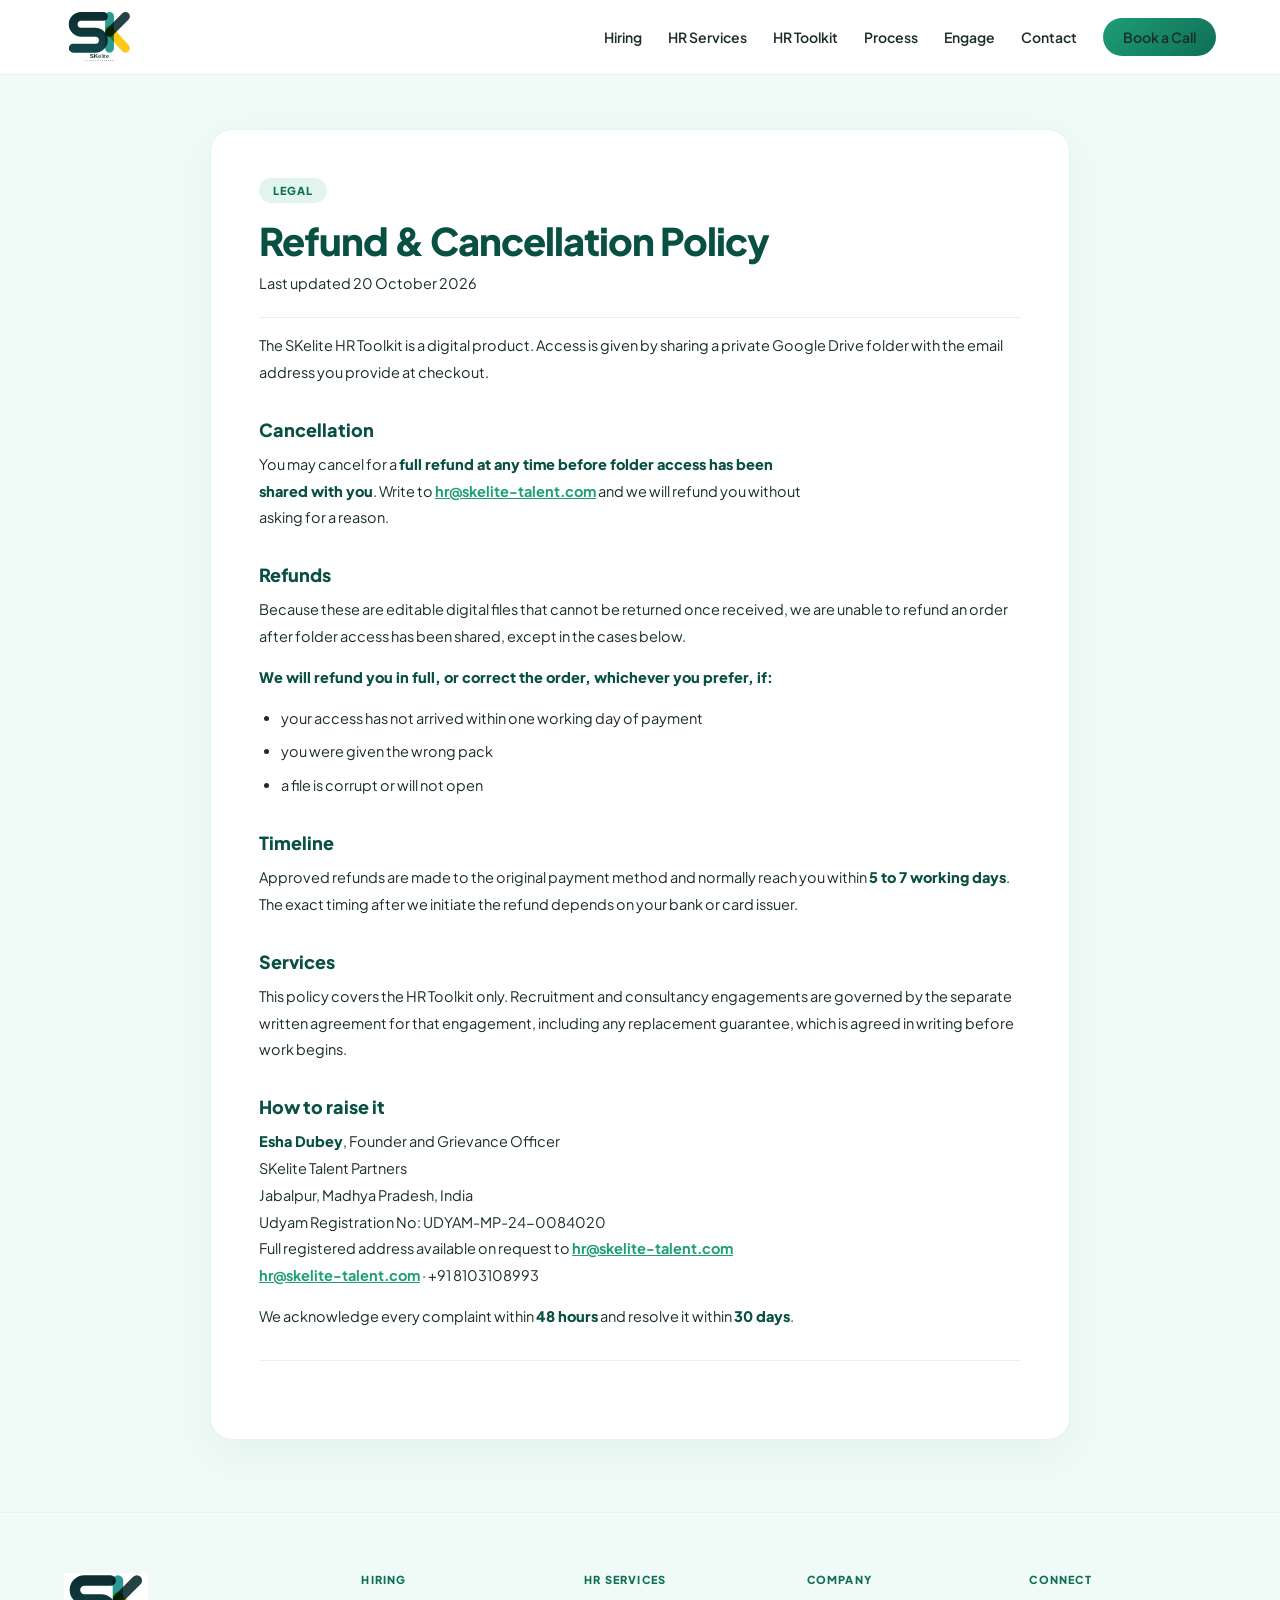
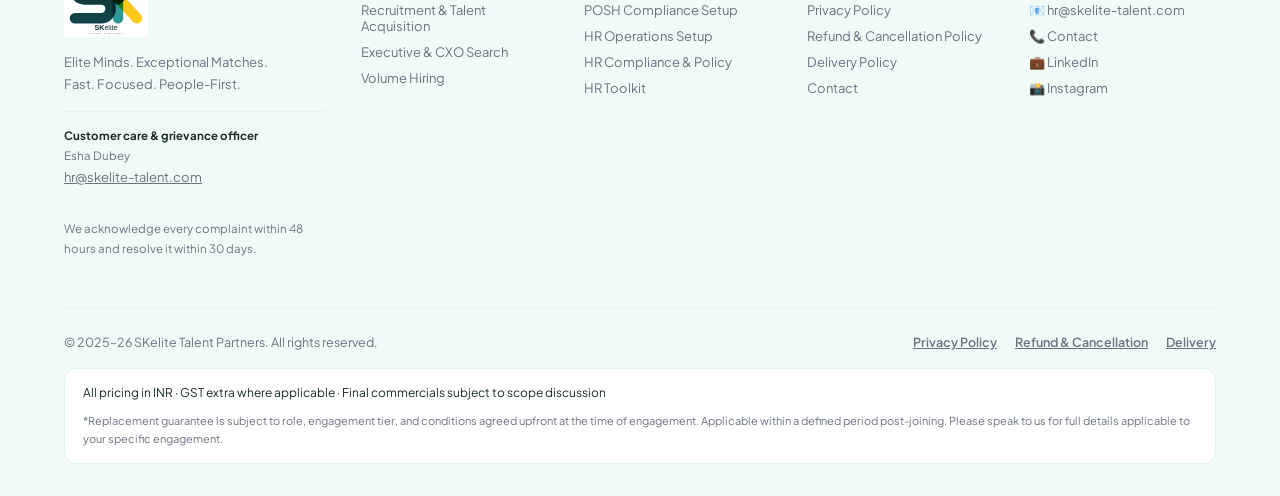
<file: refund-policy.html>
<!DOCTYPE html>
<html lang="en">
<head>
<meta charset="UTF-8"/>
<meta name="viewport" content="width=device-width, initial-scale=1.0"/>
<title>Refund &amp; Cancellation Policy · SKelite Talent Partners</title>
<meta name="description" content="Refund and cancellation terms for the SKelite HR Toolkit."/>
<link rel="preconnect" href="https://fonts.googleapis.com"/>
<link rel="preconnect" href="https://fonts.gstatic.com" crossorigin/>
<link href="https://fonts.googleapis.com/css2?family=Plus+Jakarta+Sans:wght@400;600;700;800&display=swap" rel="stylesheet"/>
<style>
:root{
  --teal:#1D9E75;--td:#0f6e56;--tdp:#085041;--tdd:#04342C;
  --tl:#9FE1CB;--tp:#e1f5ee;--tm:#5DCAA5;--tg:#f0fbf7;
  --y:#F5C518;--yl:#FFFBEA;--ym:#FDE68A;--yd:#D4A017;
  --gray:#6b7280;--dark:#0a1a14;--ink:#1a2e25;
}
*{margin:0;padding:0;box-sizing:border-box;}
body{font-family:'Plus Jakarta Sans',-apple-system,BlinkMacSystemFont,'Segoe UI',sans-serif;background:var(--tg);color:var(--ink);-webkit-font-smoothing:antialiased;}
a{color:inherit;}
.in{max-width:1180px;margin:0 auto;}
.pg-nav{background:#fff;border-bottom:1px solid var(--tp);padding:14px 5vw;position:sticky;top:0;z-index:50;}
.pg-nav-in{max-width:1180px;margin:0 auto;display:flex;align-items:center;justify-content:space-between;gap:16px;}
.pg-logo{display:inline-flex;align-items:center;gap:10px;text-decoration:none;}
.pg-logo img{height:38px;display:block;border-radius:8px;}
.pg-back{font-size:13px;font-weight:700;color:var(--teal);text-decoration:none;white-space:nowrap;}
.pg-back:hover{color:var(--td);}
.pg-wrap{padding:54px 5vw 72px;}
.pg-card{background:#fff;border:1px solid var(--tp);border-radius:22px;padding:clamp(26px,5vw,48px);box-shadow:0 14px 48px rgba(8,80,65,.06);max-width:860px;margin:0 auto;}
.pg-eyebrow{display:inline-block;background:var(--tp);color:var(--td);border-radius:100px;padding:6px 14px;font-size:11px;font-weight:800;letter-spacing:1px;margin-bottom:16px;}
h1.pg-h1{font-size:clamp(26px,4.4vw,38px);font-weight:800;color:var(--tdp);letter-spacing:-1px;line-height:1.14;margin-bottom:8px;}
.pg-updated{font-size:12.5px;color:var(--gray);margin-bottom:30px;padding-bottom:20px;border-bottom:1px solid var(--tp);}
.pg-card h2{font-size:18px;font-weight:800;color:var(--tdp);margin:32px 0 10px;}
.pg-card h3{font-size:15px;font-weight:800;color:var(--td);margin:22px 0 8px;}
.pg-card p{font-size:14.5px;line-height:1.85;color:var(--ink);margin-bottom:14px;}
.pg-card ul{margin:0 0 16px 22px;}
.pg-card li{font-size:14.5px;line-height:1.85;color:var(--ink);margin-bottom:7px;}
.pg-card a{color:var(--teal);font-weight:700;}
.pg-card strong{color:var(--tdp);font-weight:800;}
.pg-card hr{border:none;border-top:1px solid var(--tp);margin:30px 0;}
.pg-card table{width:100%;border-collapse:collapse;margin:0 0 20px;font-size:13.5px;}
.pg-card th{text-align:left;background:var(--tg);color:var(--tdp);font-weight:800;padding:10px 13px;border:1px solid var(--tp);font-size:12.5px;}
.pg-card td{padding:10px 13px;border:1px solid var(--tp);line-height:1.7;vertical-align:top;}
.pg-contact{background:var(--tg);border:1.5px solid var(--tl);border-radius:16px;padding:20px 22px;margin:24px 0;}
.pg-contact p{margin-bottom:6px;font-size:14px;}
.pg-contact p:last-child{margin-bottom:0;}
.pg-foot{background:var(--tg);border-top:1px solid var(--tp);color:var(--gray);padding:28px 5vw;text-align:center;font-size:12.5px;line-height:1.8;}
.pg-foot a{color:var(--td);text-decoration:none;font-weight:600;}
.pg-foot a:hover{text-decoration:underline;}
@media(max-width:560px){.pg-wrap{padding:30px 4vw 48px;}.pg-card table{font-size:12.5px;}.pg-card th,.pg-card td{padding:8px 9px;}}
</style>
</head>
<body>
<div id="site-nav"></div>
<div class="pg-wrap"><div class="in"><div class="pg-card">
<div class="pg-eyebrow">LEGAL</div>
<h1 class="pg-h1">Refund &amp; Cancellation Policy</h1>
<p class="pg-updated">Last updated 20 October 2026</p>
<p>The SKelite HR Toolkit is a digital product. Access is given by sharing a private Google Drive folder with the email address you provide at checkout.</p>
<h2>Cancellation</h2>
<p>You may cancel for a <strong>full refund at any time before folder access has been<br/>shared with you</strong>. Write to <a href="mailto:hr@skelite-talent.com">hr@skelite-talent.com</a> and we will refund you without<br/>asking for a reason.</p>
<h2>Refunds</h2>
<p>Because these are editable digital files that cannot be returned once received, we are unable to refund an order after folder access has been shared, except in the cases below.</p>
<p><strong>We will refund you in full, or correct the order, whichever you prefer, if:</strong></p>
<ul>
<li>your access has not arrived within one working day of payment</li>
<li>you were given the wrong pack</li>
<li>a file is corrupt or will not open</li>
</ul>
<h2>Timeline</h2>
<p>Approved refunds are made to the original payment method and normally reach you within <strong>5 to 7 working days</strong>. The exact timing after we initiate the refund depends on your bank or card issuer.</p>
<h2>Services</h2>
<p>This policy covers the HR Toolkit only. Recruitment and consultancy engagements are governed by the separate written agreement for that engagement, including any replacement guarantee, which is agreed in writing before work begins.</p>
<h2>How to raise it</h2>
<p><strong>Esha Dubey</strong>, Founder and Grievance Officer<br/>SKelite Talent Partners<br/>Jabalpur, Madhya Pradesh, India<br/>Udyam Registration No: UDYAM-MP-24-0084020<br/>Full registered address available on request to <a href="mailto:hr@skelite-talent.com">hr@skelite-talent.com</a><br/><a href="mailto:hr@skelite-talent.com">hr@skelite-talent.com</a> · +91 8103108993</p>
<p>We acknowledge every complaint within <strong>48 hours</strong> and resolve it within <strong>30 days</strong>.</p>
<hr/>
</div></div></div>
<div id="site-footer"></div>
<script src="/site.js"></script>
</body>
</html>
</file>
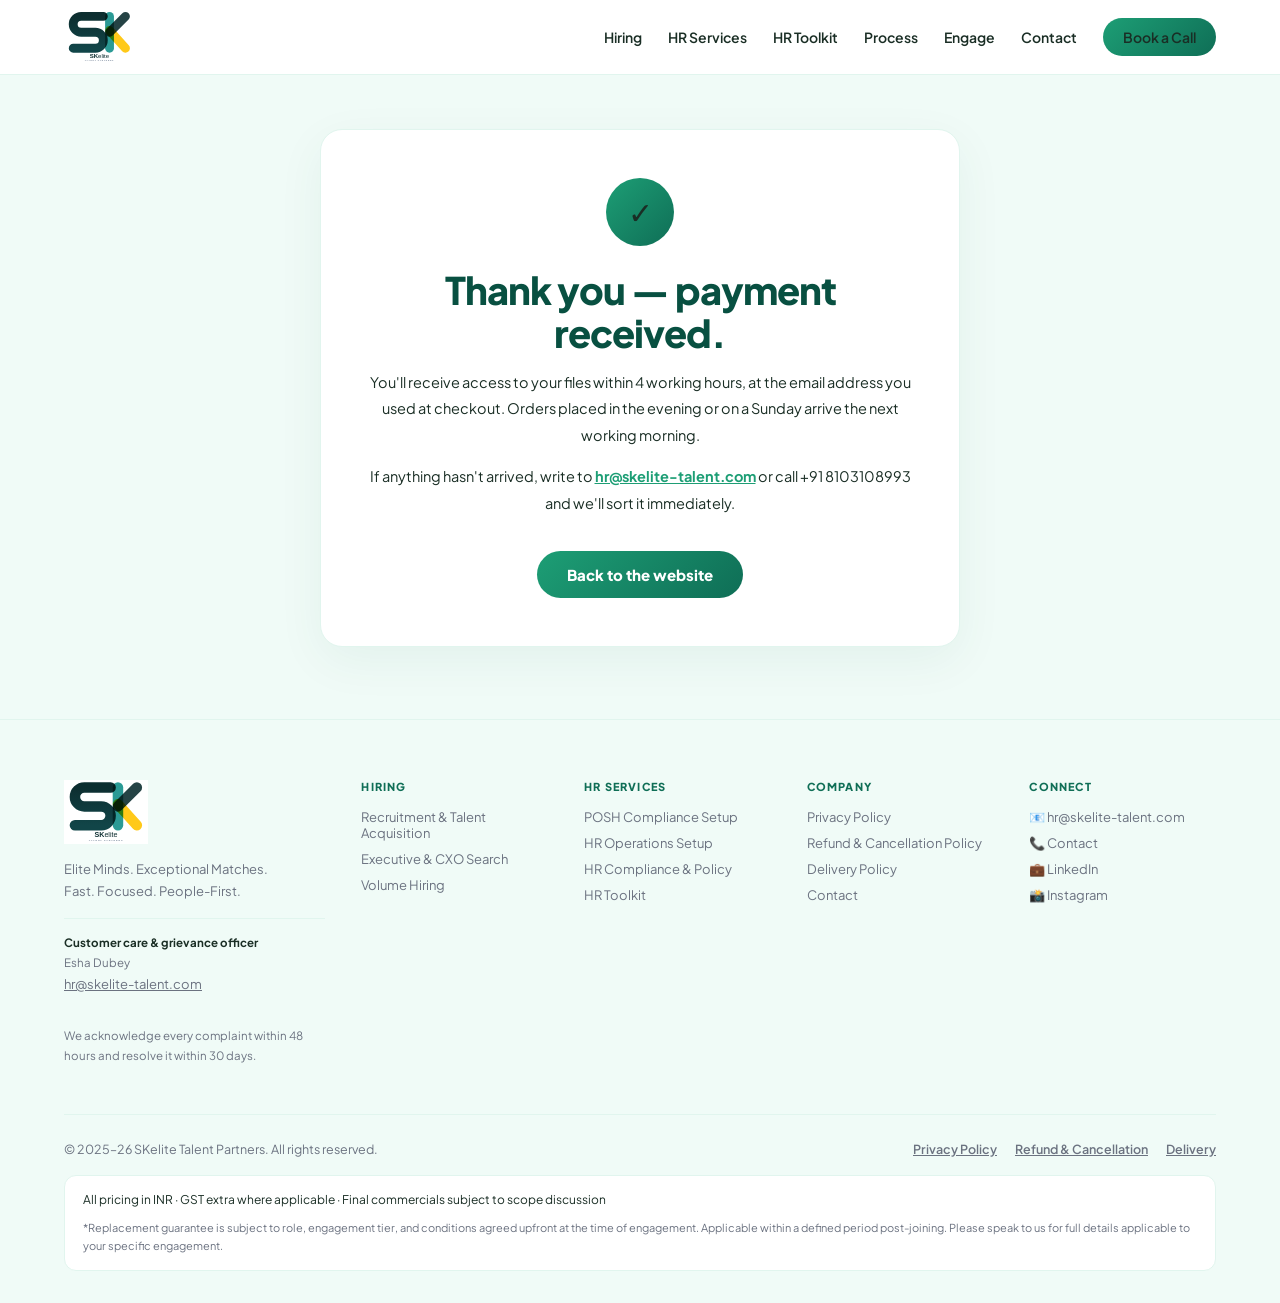
<file: thank-you.html>
<!DOCTYPE html>
<html lang="en">
<head>
<meta charset="UTF-8"/>
<meta name="viewport" content="width=device-width, initial-scale=1.0"/>
<title>Thank you — payment received · SKelite Talent Partners</title>
<meta name="description" content="Payment received. Your SKelite HR Toolkit files are on their way."/>
<link rel="preconnect" href="https://fonts.googleapis.com"/>
<link rel="preconnect" href="https://fonts.gstatic.com" crossorigin/>
<link href="https://fonts.googleapis.com/css2?family=Plus+Jakarta+Sans:wght@400;600;700;800&display=swap" rel="stylesheet"/>
<style>
:root{
  --teal:#1D9E75;--td:#0f6e56;--tdp:#085041;--tdd:#04342C;
  --tl:#9FE1CB;--tp:#e1f5ee;--tm:#5DCAA5;--tg:#f0fbf7;
  --y:#F5C518;--yl:#FFFBEA;--ym:#FDE68A;--yd:#D4A017;
  --gray:#6b7280;--dark:#0a1a14;--ink:#1a2e25;
}
*{margin:0;padding:0;box-sizing:border-box;}
body{font-family:'Plus Jakarta Sans',-apple-system,BlinkMacSystemFont,'Segoe UI',sans-serif;background:var(--tg);color:var(--ink);-webkit-font-smoothing:antialiased;}
a{color:inherit;}
.in{max-width:1180px;margin:0 auto;}
.pg-nav{background:#fff;border-bottom:1px solid var(--tp);padding:14px 5vw;position:sticky;top:0;z-index:50;}
.pg-nav-in{max-width:1180px;margin:0 auto;display:flex;align-items:center;justify-content:space-between;gap:16px;}
.pg-logo{display:inline-flex;align-items:center;gap:10px;text-decoration:none;font-size:17px;font-weight:800;color:var(--tdp);letter-spacing:-.4px;}
.pg-logo img{height:38px;display:block;border-radius:8px;}
.pg-back{font-size:13px;font-weight:700;color:var(--teal);text-decoration:none;white-space:nowrap;}
.pg-back:hover{color:var(--td);}
.pg-wrap{padding:54px 5vw 72px;}
.pg-card{background:#fff;border:1px solid var(--tp);border-radius:22px;padding:clamp(26px,5vw,48px);box-shadow:0 14px 48px rgba(8,80,65,.06);}
.pg-eyebrow{display:inline-block;background:var(--tp);color:var(--td);border-radius:100px;padding:6px 14px;font-size:11px;font-weight:800;letter-spacing:1px;margin-bottom:16px;}
h1.pg-h1{font-size:clamp(26px,4.4vw,38px);font-weight:800;color:var(--tdp);letter-spacing:-1px;line-height:1.14;margin-bottom:10px;}
.pg-updated{font-size:12px;color:var(--gray);margin-bottom:28px;}
.pg-card h2{font-size:17px;font-weight:800;color:var(--tdp);margin:28px 0 10px;}
.pg-card p{font-size:14.5px;line-height:1.85;color:var(--ink);margin-bottom:14px;}
.pg-card ul{margin:0 0 16px 20px;}
.pg-card li{font-size:14.5px;line-height:1.85;color:var(--ink);margin-bottom:7px;}
.pg-card a{color:var(--teal);font-weight:700;}
.pg-box{background:var(--tg);border:1.5px solid var(--tl);border-radius:16px;padding:20px 22px;margin:24px 0;}
.pg-box p{margin-bottom:8px;}
.pg-box p:last-child{margin-bottom:0;}
.pg-foot{background:var(--tg);border-top:1px solid var(--tp);color:var(--gray);padding:28px 5vw;text-align:center;font-size:12.5px;line-height:1.8;}
.pg-foot a{color:var(--td);text-decoration:none;font-weight:600;}
.pg-foot a:hover{text-decoration:underline;}
@media(max-width:560px){.pg-wrap{padding:30px 4vw 48px;}}
</style>
</head>
<body>
<div id="site-nav"></div>
<div class="pg-wrap"><div class="in"><div class="pg-card" style="max-width:640px;margin:0 auto;text-align:center;">
<div style="width:68px;height:68px;border-radius:50%;background:linear-gradient(135deg,var(--teal),var(--td));display:flex;align-items:center;justify-content:center;font-size:30px;margin:0 auto 22px;">✓</div>
<h1 class="pg-h1">Thank you — payment received.</h1>
<p style="margin-top:14px;">You'll receive access to your files within 4 working hours, at the email address you used at checkout. Orders placed in the evening or on a Sunday arrive the next working morning.</p>
<p>If anything hasn't arrived, write to <a href="mailto:hr@skelite-talent.com">hr@skelite-talent.com</a> or call +91 8103108993 and we'll sort it immediately.</p>
<a href="/" style="display:inline-block;margin-top:20px;background:linear-gradient(135deg,var(--teal),var(--td));color:#fff;border-radius:100px;padding:14px 30px;font-size:15px;font-weight:800;text-decoration:none;">Back to the website</a>
</div></div></div>
<div id="site-footer"></div>
<script src="/site.js"></script>
</body>
</html>
</file>
<file: toolkit.css>
/* SKelite HR Toolkit — shared styles for the homepage section and /hr-toolkit */
.tk-head{text-align:center;max-width:720px;margin:0 auto 32px;}
.tk-eyebrow{display:inline-block;background:var(--yl);color:var(--yd);border:1px solid var(--ym);border-radius:100px;padding:6px 14px;font-size:11px;font-weight:800;letter-spacing:1px;margin-bottom:14px;}
.tk-headline{font-size:clamp(25px,4vw,40px);font-weight:800;color:var(--tdp);letter-spacing:-1px;line-height:1.14;margin-bottom:14px;}
.tk-sub{font-size:15px;color:var(--gray);line-height:1.75;}

.tk-strip{display:grid;grid-template-columns:repeat(3,1fr);gap:14px;margin-bottom:34px;}
.tk-strip-item{background:var(--tg);border:1px solid var(--tp);border-radius:14px;padding:16px 18px;}
.tk-strip-t{font-size:13px;font-weight:800;color:var(--tdp);margin-bottom:5px;}
.tk-strip-d{font-size:12.5px;color:var(--gray);line-height:1.6;}

.tk-bundles{display:grid;grid-template-columns:1fr 1fr;gap:18px;margin-bottom:30px;}
.tk-bundle{position:relative;background:#fff;border:1.5px solid var(--tp);border-radius:20px;padding:26px 24px;display:flex;flex-direction:column;}
.tk-bundle-best{border:2px solid var(--y);box-shadow:0 16px 44px rgba(245,197,24,.18);}
.tk-badge{position:absolute;top:0;right:0;background:linear-gradient(135deg,var(--y),var(--yd));border-radius:0 18px 0 14px;padding:7px 16px;font-size:10px;font-weight:800;letter-spacing:.6px;color:var(--tdp);}
.tk-bundle-title{font-size:19px;font-weight:800;color:var(--tdp);margin-bottom:6px;}
.tk-bundle-price{font-size:32px;font-weight:800;color:var(--teal);letter-spacing:-1px;margin-bottom:12px;}
.tk-bundle-desc{font-size:13.5px;color:var(--gray);line-height:1.7;margin-bottom:20px;flex:1;}

.tk-packs{display:flex;flex-direction:column;gap:12px;margin-bottom:22px;}
.tk-row{display:flex;gap:22px;align-items:flex-start;background:#fff;border:1px solid var(--tp);border-radius:16px;padding:18px 20px;transition:border-color .2s,box-shadow .2s;}
.tk-row:hover{border-color:var(--tm);box-shadow:0 8px 26px rgba(29,158,117,.09);}
.tk-row-main{flex:1;min-width:0;}
.tk-row-head{display:flex;align-items:center;gap:10px;margin-bottom:6px;}
.tk-num{flex-shrink:0;width:24px;height:24px;border-radius:7px;background:var(--tp);color:var(--td);font-size:12px;font-weight:800;display:flex;align-items:center;justify-content:center;}
.tk-row-title{font-size:15px;font-weight:800;color:var(--tdp);}
.tk-row-desc{font-size:13px;color:var(--gray);line-height:1.65;}
.tk-row-note{font-size:12px;color:var(--td);line-height:1.6;margin-top:9px;padding:9px 12px;background:var(--tg);border-left:3px solid var(--tm);border-radius:0 8px 8px 0;}
.tk-inline-link{color:var(--teal);font-weight:700;text-decoration:underline;}
.tk-row-meta{flex-shrink:0;display:flex;flex-direction:column;align-items:flex-end;gap:6px;min-width:150px;}
.tk-files{font-size:11.5px;color:var(--gray);font-weight:600;}
.tk-price{font-size:21px;font-weight:800;color:var(--tdp);letter-spacing:-.5px;}
.tk-preview{font-size:12px;font-weight:700;color:var(--teal);text-decoration:underline;margin-bottom:2px;}
.tk-preview:hover{color:var(--td);}
.tk-preview-soon{font-size:11.5px;color:var(--gray);font-style:italic;margin-bottom:2px;}

.tk-buy{display:inline-flex;align-items:center;justify-content:center;background:linear-gradient(135deg,var(--teal),var(--td));color:#fff;border:none;border-radius:100px;padding:10px 20px;font-size:13px;font-weight:800;text-decoration:none;cursor:pointer;transition:transform .2s,box-shadow .2s;white-space:nowrap;}
.tk-buy:hover{transform:translateY(-2px);box-shadow:0 10px 24px rgba(29,158,117,.3);}
.tk-buy-lg{width:100%;padding:14px 24px;font-size:15px;}
.tk-buy-soon{display:inline-flex;align-items:center;justify-content:center;background:var(--l,#EBF2F2);color:var(--gray);border:1px dashed #BFD2D2;border-radius:100px;padding:10px 20px;font-size:12.5px;font-weight:700;white-space:nowrap;}
.tk-bundle-best .tk-buy-lg{background:var(--y);color:var(--tdp);}
.tk-bundle-best .tk-buy-lg:hover{background:var(--yd);box-shadow:0 10px 24px rgba(245,197,24,.36);}

.tk-versions{font-size:12.5px;color:var(--gray);line-height:1.7;margin-bottom:24px;padding-left:2px;}

.tk-delivery{background:var(--tg);border:1.5px solid var(--tl);border-radius:18px;padding:22px 26px;margin-bottom:18px;}
.tk-delivery-t{font-size:16px;font-weight:800;color:var(--tdp);margin-bottom:10px;}
.tk-delivery p{font-size:13.5px;color:var(--ink);line-height:1.8;margin-bottom:10px;}
.tk-delivery p:last-child{margin-bottom:0;}

.tk-tax{font-size:12.5px;font-weight:700;color:var(--tdp);margin-bottom:20px;}
.tk-closing{font-size:13.5px;color:var(--ink);line-height:1.75;margin-bottom:18px;}
.tk-closing a{color:var(--teal);font-weight:700;}
.tk-legal{font-size:11.5px;color:var(--gray);line-height:1.7;font-style:italic;border-top:1px solid var(--tp);padding-top:16px;}

@media(max-width:860px){
  .tk-strip{grid-template-columns:1fr;}
  .tk-bundles{grid-template-columns:1fr;}
  .tk-row{flex-direction:column;gap:14px;}
  .tk-row-meta{width:100%;flex-direction:row;align-items:center;justify-content:space-between;flex-wrap:wrap;gap:10px;min-width:0;}
  .tk-buy{width:100%;padding:13px 20px;font-size:14px;}
}
@media(max-width:440px){
  .tk-row-meta{gap:8px;}
  .tk-price{font-size:19px;}
}
</file>
